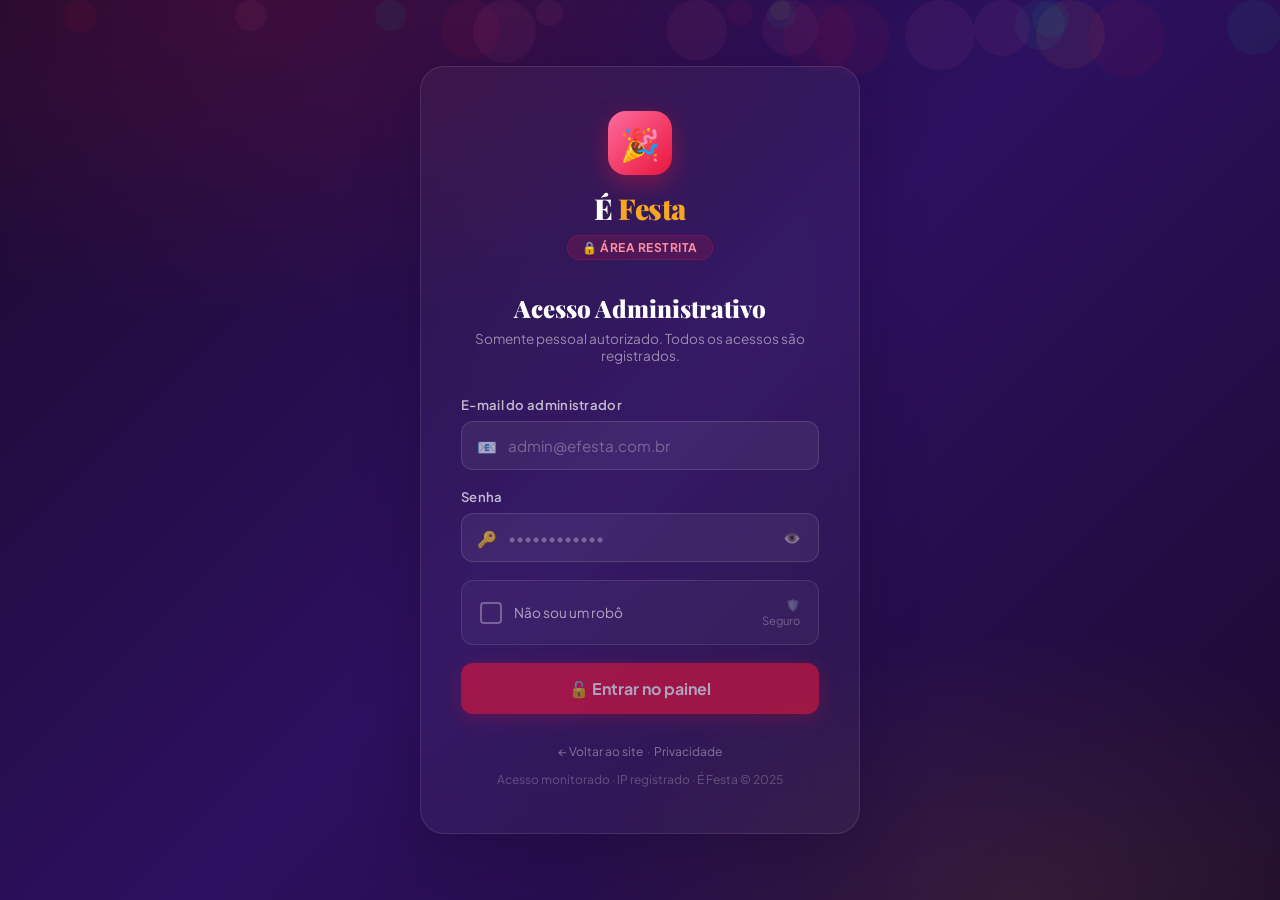
<file: admin/index.html>
<!DOCTYPE html>
<html lang="pt-BR">
<head>
  <meta charset="UTF-8">
  <meta name="robots" content="noindex, nofollow">
  <script src="session-guard.js"></script>
  <meta name="viewport" content="width=device-width, initial-scale=1.0">
  <title>Painel Administrativo — É Festa</title>
  <link rel="stylesheet" href="../css/style.css">
  <style>
    body { background: var(--cinza-claro); }
    .admin-topbar {
      height: 64px;
      background: white;
      border-bottom: 1px solid var(--cinza-medio);
      display: flex;
      align-items: center;
      justify-content: space-between;
      padding: 0 32px;
      position: fixed;
      top: 0;
      left: 260px;
      right: 0;
      z-index: 50;
      box-shadow: 0 2px 8px rgba(0,0,0,0.05);
    }
    .admin-sidebar { padding-top: 0; }
    .admin-logo-sidebar {
      padding: 20px 24px 30px;
      border-bottom: 1px solid rgba(255,255,255,0.08);
      margin-bottom: 12px;
    }
    .nav-group-title {
      font-size: 0.7rem;
      text-transform: uppercase;
      letter-spacing: 1px;
      color: rgba(255,255,255,0.3);
      padding: 16px 24px 6px;
    }
    .badge-nav {
      margin-left: auto;
      background: var(--cor-primaria);
      color: white;
      font-size: 0.68rem;
      font-weight: 700;
      padding: 2px 7px;
      border-radius: 100px;
    }
    .admin-main { padding-top: 96px; }
    .page-titulo {
      font-family: var(--fonte-display);
      font-size: 1.8rem;
      font-weight: 900;
      color: var(--cor-terciaria);
      margin-bottom: 4px;
    }
    .tabela-admin {
      width: 100%;
      border-collapse: collapse;
      font-size: 0.88rem;
    }
    .tabela-admin th {
      background: var(--cinza-claro);
      padding: 12px 16px;
      text-align: left;
      font-size: 0.78rem;
      font-weight: 700;
      text-transform: uppercase;
      letter-spacing: 0.5px;
      color: var(--cinza-texto);
    }
    .tabela-admin td {
      padding: 14px 16px;
      border-bottom: 1px solid var(--cinza-medio);
      color: var(--preto-suave);
    }
    .tabela-admin tr:hover td { background: var(--cinza-claro); }
    .status-ativo { background: rgba(0,200,150,0.1); color: var(--cor-verde); padding: 4px 10px; border-radius: 100px; font-size: 0.75rem; font-weight: 700; }
    .status-pendente { background: rgba(245,166,35,0.1); color: var(--cor-secundaria); padding: 4px 10px; border-radius: 100px; font-size: 0.75rem; font-weight: 700; }
    .status-bloqueado { background: rgba(232,22,60,0.1); color: var(--cor-primaria); padding: 4px 10px; border-radius: 100px; font-size: 0.75rem; font-weight: 700; }
    .acao-btn { padding: 6px 12px; border-radius: var(--raio-sm); font-size: 0.78rem; font-weight: 600; cursor: pointer; transition: var(--transicao); border: none; margin: 0 2px; }
    .acao-ver { background: var(--cinza-claro); color: var(--cor-terciaria); }
    .acao-bloquear { background: rgba(232,22,60,0.1); color: var(--cor-primaria); }
    .acao-aprovar { background: rgba(0,200,150,0.1); color: var(--cor-verde); }
    .grafico-barra {
      display: flex;
      flex-direction: column;
      gap: 10px;
    }
    .gb-item { display: flex; align-items: center; gap: 12px; }
    .gb-label { font-size: 0.82rem; color: var(--cinza-texto); width: 120px; flex-shrink: 0; }
    .gb-barra-wrap { flex: 1; height: 8px; background: var(--cinza-medio); border-radius: 4px; overflow: hidden; }
    .gb-barra { height: 100%; border-radius: 4px; background: var(--grad-rosa); }
    .gb-val { font-size: 0.82rem; font-weight: 600; color: var(--cor-terciaria); width: 50px; text-align: right; }
    .admin-card-acao {
      display: flex;
      align-items: center;
      gap: 16px;
      padding: 16px;
      background: var(--cinza-claro);
      border-radius: var(--raio-sm);
      margin-bottom: 12px;
      cursor: pointer;
      transition: var(--transicao);
    }
    .admin-card-acao:hover { background: rgba(232,22,60,0.05); }
    .admin-card-acao .emoji { font-size: 1.6rem; }
    .tabs-admin { display: flex; gap: 4px; margin-bottom: 24px; border-bottom: 2px solid var(--cinza-medio); }
    .tab-admin {
      padding: 10px 20px;
      font-size: 0.88rem;
      font-weight: 600;
      color: var(--cinza-texto);
      cursor: pointer;
      border-bottom: 2px solid transparent;
      margin-bottom: -2px;
      transition: var(--transicao);
      background: none;
      border-left: none;
      border-right: none;
      border-top: none;
    }
    .tab-admin.ativo { color: var(--cor-primaria); border-bottom-color: var(--cor-primaria); }
  </style>
</head>
<body>

<!-- SIDEBAR -->
<aside class="admin-sidebar">
  <div class="admin-logo-sidebar">
    <a href="../index.html" class="logo">
      <div class="logo-icon">🎉</div>
      <span class="logo-texto">É <span>Festa</span></span>
    </a>
    <div style="font-size:0.72rem;color:rgba(255,255,255,0.4);margin-top:4px;">Painel Administrativo</div>
  </div>

  <div class="nav-group-title">Visão Geral</div>
  <div class="admin-nav-item ativo" onclick="mostrarSecao('dashboard')">📊 Dashboard</div>
  <div class="admin-nav-item" onclick="mostrarSecao('metricas')">📈 Métricas & Relatórios</div>

  <div class="nav-group-title">Usuários</div>
  <div class="admin-nav-item" onclick="mostrarSecao('usuarios')">👤 Usuários <span class="badge-nav">28.432</span></div>
  <div class="admin-nav-item" onclick="mostrarSecao('profissionais')">🏢 Profissionais <span class="badge-nav">5.210</span></div>
  <div class="admin-nav-item" onclick="mostrarSecao('pendentes')">⏳ Aprovações Pendentes <span class="badge-nav" style="background:var(--cor-secundaria);color:var(--preto-suave);">12</span></div>

  <div class="nav-group-title">Conteúdo</div>
  <div class="admin-nav-item" onclick="mostrarSecao('anuncios')">📣 Anúncios em Destaque</div>
  <div class="admin-nav-item" onclick="mostrarSecao('avaliacoes')">⭐ Avaliações</div>
  <div class="admin-nav-item" onclick="mostrarSecao('denuncias')">🚩 Denúncias <span class="badge-nav">3</span></div>

  <div class="nav-group-title">Financeiro</div>
  <div class="admin-nav-item" onclick="mostrarSecao('pagamentos')">💳 Pagamentos</div>
  <div class="admin-nav-item" onclick="mostrarSecao('assinaturas')">🔄 Assinaturas Ativas</div>
  <div class="admin-nav-item" onclick="mostrarSecao('financeiro')">💰 Extrato Financeiro</div>

  <div class="nav-group-title">Configurações</div>
  <div class="admin-nav-item" onclick="mostrarSecao('categorias-adm')">🏷️ Categorias</div>
  <div class="admin-nav-item" onclick="mostrarSecao('configuracoes')">⚙️ Configurações</div>
  <div class="admin-nav-item" onclick="mostrarSecao('cms')">📄 Páginas & Conteúdo</div>

  <div style="padding: 20px 24px; margin-top: auto; border-top: 1px solid rgba(255,255,255,0.08);">
    <div style="display:flex;align-items:center;gap:10px;">
      <div style="width:36px;height:36px;background:var(--grad-rosa);border-radius:8px;display:flex;align-items:center;justify-content:center;font-size:1rem;">👑</div>
      <div>
        <div style="font-size:0.85rem;font-weight:600;color:white;">Admin Master</div>
        <div style="font-size:0.72rem;color:rgba(255,255,255,0.4);">admin@efesta.com.br</div>
      </div>
    </div>
    <a href="../index.html" style="...">← Voltar ao site</a>
<button onclick="adminLogout()" style="
  background: rgba(232,22,60,0.15);
  color: #ff8fa3;
  border: 1px solid rgba(232,22,60,0.3);
  border-radius: 8px;
  padding: 8px 16px;
  cursor: pointer;
  font-size: 0.82rem;
  font-family: inherit;
  margin-top: 8px;
  width: 100%;
">🚪 Sair do painel</button>
```
  </div>
</aside>

<!-- TOPBAR -->
<div class="admin-topbar">
  <div>
    <div class="page-titulo" id="topbar-titulo">Dashboard</div>
    <div style="font-size:0.8rem;color:var(--cinza-texto);" id="topbar-sub">Bem-vindo(a), Admin. Aqui está o resumo do dia.</div>
  </div>
  <div style="display:flex;align-items:center;gap:12px;">
    <button style="background:var(--cinza-claro);border:none;border-radius:100px;padding:8px 16px;font-size:0.85rem;cursor:pointer;font-family:var(--fonte-corpo);color:var(--cor-terciaria);">🔔 3 alertas</button>
    <a href="../index.html" class="btn btn-primario btn-sm">🔗 Ver Site</a>
  </div>
</div>

<!-- MAIN -->
<main class="admin-main">

  <!-- ===== DASHBOARD ===== -->
  <div id="secao-dashboard">
    <div class="stats-grid-admin">
      <div class="stat-admin-card" style="border-color:var(--cor-primaria);">
        <div class="stat-admin-val">28.432</div>
        <div class="stat-admin-label">Total de Usuários</div>
        <div style="font-size:0.78rem;color:var(--cor-verde);margin-top:4px;">↑ +127 esta semana</div>
      </div>
      <div class="stat-admin-card" style="border-color:var(--cor-secundaria);">
        <div class="stat-admin-val">5.210</div>
        <div class="stat-admin-label">Profissionais Ativos</div>
        <div style="font-size:0.78rem;color:var(--cor-verde);margin-top:4px;">↑ +43 esta semana</div>
      </div>
      <div class="stat-admin-card" style="border-color:var(--cor-verde);">
        <div class="stat-admin-val">R$48.7K</div>
        <div class="stat-admin-label">Receita do Mês</div>
        <div style="font-size:0.78rem;color:var(--cor-verde);margin-top:4px;">↑ +18% vs mês anterior</div>
      </div>
      <div class="stat-admin-card" style="border-color:var(--cor-acento);">
        <div class="stat-admin-val">3.841</div>
        <div class="stat-admin-label">Assinaturas Ativas</div>
        <div style="font-size:0.78rem;color:var(--cor-verde);margin-top:4px;">↑ +89 esta semana</div>
      </div>
      <div class="stat-admin-card" style="border-color:#B931FC;">
        <div class="stat-admin-val">12.308</div>
        <div class="stat-admin-label">Buscas Hoje</div>
        <div style="font-size:0.78rem;color:var(--cinza-texto);margin-top:4px;">↕ Comparado a ontem</div>
      </div>
      <div class="stat-admin-card" style="border-color:#00C896;">
        <div class="stat-admin-val">94.2%</div>
        <div class="stat-admin-label">Taxa de Satisfação</div>
        <div style="font-size:0.78rem;color:var(--cor-verde);margin-top:4px;">↑ Baseado em avaliações</div>
      </div>
    </div>

    <div style="display:grid;grid-template-columns:2fr 1fr;gap:24px;">
      <!-- Atividade recente -->
      <div class="stat-admin-card" style="border-left-color:var(--cor-primaria);">
        <div style="font-weight:700;color:var(--cor-terciaria);margin-bottom:20px;font-size:1rem;">📋 Atividade Recente</div>
        <div style="display:flex;flex-direction:column;gap:14px;">
          <div style="display:flex;align-items:center;gap:12px;padding:10px;background:var(--cinza-claro);border-radius:var(--raio-sm);">
            <span style="font-size:1.4rem;">🏢</span>
            <div>
              <div style="font-size:0.88rem;font-weight:600;">Novo cadastro: Studio Festas RJ</div>
              <div style="font-size:0.75rem;color:var(--cinza-texto);">Aguardando aprovação · Há 5 min</div>
            </div>
            <button class="acao-btn acao-aprovar" style="margin-left:auto;" onclick="mostrarToast('✅ Perfil aprovado!','sucesso')">Aprovar</button>
          </div>
          <div style="display:flex;align-items:center;gap:12px;padding:10px;background:var(--cinza-claro);border-radius:var(--raio-sm);">
            <span style="font-size:1.4rem;">💳</span>
            <div>
              <div style="font-size:0.88rem;font-weight:600;">Pagamento recebido: R$ 149,00</div>
              <div style="font-size:0.75rem;color:var(--cinza-texto);">Plano Premium · DJ Marcos Vibe · Há 12 min</div>
            </div>
            <span class="status-ativo" style="margin-left:auto;">Pago</span>
          </div>
          <div style="display:flex;align-items:center;gap:12px;padding:10px;background:var(--cinza-claro);border-radius:var(--raio-sm);">
            <span style="font-size:1.4rem;">🚩</span>
            <div>
              <div style="font-size:0.88rem;font-weight:600;">Nova denúncia: Buffet São João</div>
              <div style="font-size:0.75rem;color:var(--cinza-texto);">Perfil suspeito · Há 28 min</div>
            </div>
            <button class="acao-btn acao-ver" style="margin-left:auto;">Revisar</button>
          </div>
          <div style="display:flex;align-items:center;gap:12px;padding:10px;background:var(--cinza-claro);border-radius:var(--raio-sm);">
            <span style="font-size:1.4rem;">⭐</span>
            <div>
              <div style="font-size:0.88rem;font-weight:600;">Nova avaliação 5★: Buffet Sabor & Arte</div>
              <div style="font-size:0.75rem;color:var(--cinza-texto);">Por Ana Paula Souza · Há 1h</div>
            </div>
          </div>
        </div>
      </div>

      <!-- Categorias populares -->
      <div class="stat-admin-card" style="border-left-color:var(--cor-secundaria);">
        <div style="font-weight:700;color:var(--cor-terciaria);margin-bottom:20px;font-size:1rem;">🏆 Categorias Populares</div>
        <div class="grafico-barra">
          <div class="gb-item"><span class="gb-label">Buffet</span><div class="gb-barra-wrap"><div class="gb-barra" style="width:88%"></div></div><span class="gb-val">2.1K</span></div>
          <div class="gb-item"><span class="gb-label">Decoração</span><div class="gb-barra-wrap"><div class="gb-barra" style="width:74%"></div></div><span class="gb-val">1.8K</span></div>
          <div class="gb-item"><span class="gb-label">Foto & Vídeo</span><div class="gb-barra-wrap"><div class="gb-barra" style="width:62%"></div></div><span class="gb-val">1.5K</span></div>
          <div class="gb-item"><span class="gb-label">Casamentos</span><div class="gb-barra-wrap"><div class="gb-barra" style="width:55%"></div></div><span class="gb-val">1.3K</span></div>
          <div class="gb-item"><span class="gb-label">Salões</span><div class="gb-barra-wrap"><div class="gb-barra" style="width:48%"></div></div><span class="gb-val">1.1K</span></div>
          <div class="gb-item"><span class="gb-label">DJ & Música</span><div class="gb-barra-wrap"><div class="gb-barra" style="width:40%"></div></div><span class="gb-val">960</span></div>
          <div class="gb-item"><span class="gb-label">Doces & Bolos</span><div class="gb-barra-wrap"><div class="gb-barra" style="width:32%"></div></div><span class="gb-val">780</span></div>
        </div>
      </div>
    </div>
  </div>

  <!-- ===== USUÁRIOS ===== -->
  <div id="secao-usuarios" style="display:none;">
    <div style="display:flex;justify-content:space-between;align-items:center;margin-bottom:24px;">
      <div>
        <h2 class="page-titulo" style="font-size:1.4rem;">👤 Usuários</h2>
      </div>
      <div style="display:flex;gap:12px;">
        <input type="text" placeholder="Buscar usuário..." style="padding:10px 16px;border:2px solid var(--cinza-medio);border-radius:100px;font-family:var(--fonte-corpo);font-size:0.88rem;outline:none;">
        <button onclick="mostrarToast('📤 Exportando lista...','sucesso')" class="btn btn-secundario btn-sm">📤 Exportar</button>
      </div>
    </div>
    <div class="stat-admin-card" style="padding:0;overflow:hidden;">
      <table class="tabela-admin">
        <thead>
          <tr>
            <th>#</th>
            <th>Nome</th>
            <th>E-mail</th>
            <th>Telefone</th>
            <th>Cadastro</th>
            <th>Status</th>
            <th>Ações</th>
          </tr>
        </thead>
        <tbody>
          <tr>
            <td>1</td>
            <td><strong>Ana Paula Souza</strong></td>
            <td>ana@email.com</td>
            <td>(11) 99999-0001</td>
            <td>10/01/2025</td>
            <td><span class="status-ativo">Ativo</span></td>
            <td>
              <button class="acao-btn acao-ver">Ver</button>
              <button class="acao-btn acao-bloquear" onclick="mostrarToast('⚠️ Usuário bloqueado','')">Bloquear</button>
            </td>
          </tr>
          <tr>
            <td>2</td>
            <td><strong>Carlos Mendes</strong></td>
            <td>carlos@email.com</td>
            <td>(21) 98888-0002</td>
            <td>12/01/2025</td>
            <td><span class="status-ativo">Ativo</span></td>
            <td>
              <button class="acao-btn acao-ver">Ver</button>
              <button class="acao-btn acao-bloquear" onclick="mostrarToast('⚠️ Usuário bloqueado','')">Bloquear</button>
            </td>
          </tr>
          <tr>
            <td>3</td>
            <td><strong>Beatriz Costa</strong></td>
            <td>bea@email.com</td>
            <td>(31) 97777-0003</td>
            <td>15/01/2025</td>
            <td><span class="status-pendente">Pendente</span></td>
            <td>
              <button class="acao-btn acao-ver">Ver</button>
              <button class="acao-btn acao-aprovar" onclick="mostrarToast('✅ Usuário aprovado!','sucesso')">Aprovar</button>
            </td>
          </tr>
          <tr>
            <td>4</td>
            <td><strong>João Silva</strong></td>
            <td>joao@email.com</td>
            <td>(41) 96666-0004</td>
            <td>18/01/2025</td>
            <td><span class="status-bloqueado">Bloqueado</span></td>
            <td>
              <button class="acao-btn acao-ver">Ver</button>
              <button class="acao-btn acao-aprovar" onclick="mostrarToast('✅ Usuário desbloqueado!','sucesso')">Desbloquear</button>
            </td>
          </tr>
        </tbody>
      </table>
    </div>
  </div>

  <!-- ===== FINANCEIRO ===== -->
  <div id="secao-financeiro" style="display:none;">
    <h2 class="page-titulo" style="font-size:1.4rem;margin-bottom:24px;">💰 Extrato Financeiro</h2>
    <div class="stats-grid-admin" style="grid-template-columns:repeat(3,1fr);">
      <div class="stat-admin-card" style="border-color:var(--cor-verde);">
        <div class="stat-admin-val" style="color:var(--cor-verde);">R$48.720</div>
        <div class="stat-admin-label">Receita Total (Mês)</div>
      </div>
      <div class="stat-admin-card" style="border-color:var(--cor-secundaria);">
        <div class="stat-admin-val">3.841</div>
        <div class="stat-admin-label">Assinaturas Ativas</div>
      </div>
      <div class="stat-admin-card" style="border-color:var(--cor-acento);">
        <div class="stat-admin-val">R$12.300</div>
        <div class="stat-admin-label">Anúncios Destaque</div>
      </div>
    </div>
    <div class="stat-admin-card" style="padding:0;overflow:hidden;margin-top:0;">
      <div style="padding:20px 24px;border-bottom:1px solid var(--cinza-medio);font-weight:700;color:var(--cor-terciaria);">Últimas transações</div>
      <table class="tabela-admin">
        <thead>
          <tr>
            <th>Data</th>
            <th>Profissional</th>
            <th>Tipo</th>
            <th>Valor</th>
            <th>Status</th>
            <th>Método</th>
          </tr>
        </thead>
        <tbody>
          <tr><td>26/03/2025</td><td>DJ Marcos Vibe</td><td>Plano Premium</td><td><strong>R$ 149,00</strong></td><td><span class="status-ativo">Pago</span></td><td>Mercado Pago</td></tr>
          <tr><td>25/03/2025</td><td>Studio Flor & Vida</td><td>Anúncio Destaque</td><td><strong>R$ 89,00</strong></td><td><span class="status-ativo">Pago</span></td><td>Cartão</td></tr>
          <tr><td>25/03/2025</td><td>Lente Mágica</td><td>Plano Profissional</td><td><strong>R$ 89,00</strong></td><td><span class="status-ativo">Pago</span></td><td>Pix</td></tr>
          <tr><td>24/03/2025</td><td>Buffet Sabor & Arte</td><td>Anúncio Destaque</td><td><strong>R$ 249,00</strong></td><td><span class="status-ativo">Pago</span></td><td>Mercado Pago</td></tr>
          <tr><td>24/03/2025</td><td>Doce Vida Confeitaria</td><td>Plano Premium</td><td><strong>R$ 149,00</strong></td><td><span class="status-pendente">Pendente</span></td><td>Boleto</td></tr>
        </tbody>
      </table>
    </div>
  </div>

</main>

<div class="toast" id="toast"></div>

<script src="../js/main.js"></script>
<script>
function mostrarSecao(id) {
  document.querySelectorAll('[id^="secao-"]').forEach(s => s.style.display = 'none');
  const el = document.getElementById('secao-' + id);
  if (el) el.style.display = 'block';
  document.querySelectorAll('.admin-nav-item').forEach(n => n.classList.remove('ativo'));
  event.target.classList.add('ativo');
  const titulos = {
    dashboard:'Dashboard',usuarios:'Usuários',profissionais:'Profissionais',
    pagamentos:'Pagamentos',financeiro:'Extrato Financeiro',pendentes:'Aprovações Pendentes',
    anuncios:'Anúncios em Destaque',avaliacoes:'Avaliações',denuncias:'Denúncias',
    configuracoes:'Configurações',metricas:'Métricas & Relatórios',
    categorias_adm:'Categorias',cms:'Páginas & Conteúdo',assinaturas:'Assinaturas'
  };
  document.getElementById('topbar-titulo').textContent = titulos[id] || 'Painel';
  document.getElementById('topbar-sub').textContent = 'Gerenciamento › ' + (titulos[id] || id);
}
</script>
</body>
</html>
</file>
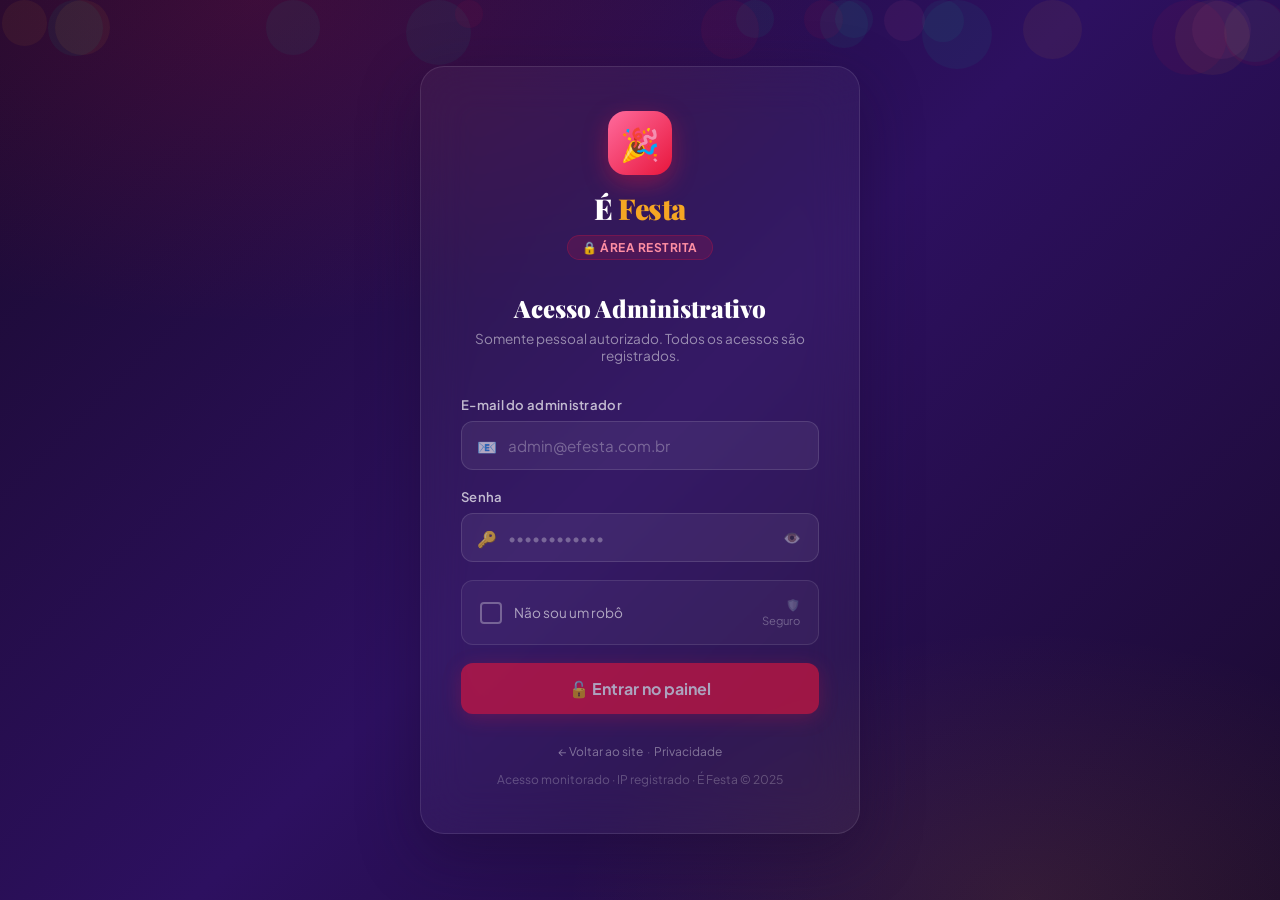
<file: admin/login.html>
<!DOCTYPE html>
<html lang="pt-BR">
<head>
  <meta charset="UTF-8">
  <meta name="viewport" content="width=device-width, initial-scale=1.0">
  <meta name="robots" content="noindex, nofollow">
  <meta http-equiv="X-Content-Type-Options" content="nosniff">
  <meta http-equiv="X-Frame-Options" content="DENY">
  <meta http-equiv="Cache-Control" content="no-store, no-cache, must-revalidate">
  <meta http-equiv="Pragma" content="no-cache">
  <title>Acesso Restrito — É Festa</title>
  <link rel="icon" href="../assets/icons/favicon.svg" type="image/svg+xml">
  <link rel="preconnect" href="https://fonts.googleapis.com">
  <link href="https://fonts.googleapis.com/css2?family=Playfair+Display:wght@700;900&family=Plus+Jakarta+Sans:wght@400;500;600;700&display=swap" rel="stylesheet">

  <style>
    /* ── VARIÁVEIS ── */
    :root {
      --vermelho:   #E8163C;
      --dourado:    #F5A623;
      --roxo-esc:   #1A0A2E;
      --roxo-med:   #2D1060;
      --verde:      #00C896;
      --cinza-cl:   #F7F5FF;
      --cinza-med:  #E8E4F0;
      --cinza-txt:  #6B6480;
      --branco:     #FFFFFF;
      --preto:      #0E0820;
      --fonte-d:    'Playfair Display', serif;
      --fonte-b:    'Plus Jakarta Sans', sans-serif;
      --sombra:     0 20px 60px rgba(26,10,46,.4);
      --t:          all .3s cubic-bezier(.4,0,.2,1);
    }

    *, *::before, *::after { box-sizing: border-box; margin: 0; padding: 0; }

    body {
      font-family: var(--fonte-b);
      background: var(--roxo-esc);
      min-height: 100vh;
      display: flex;
      align-items: center;
      justify-content: center;
      padding: 20px;
      position: relative;
      overflow: hidden;
    }

    /* ── FUNDO ANIMADO ── */
    .bg-particles {
      position: fixed;
      inset: 0;
      pointer-events: none;
      overflow: hidden;
      z-index: 0;
    }

    .particle {
      position: absolute;
      border-radius: 50%;
      opacity: .06;
      animation: flutuar linear infinite;
    }

    @keyframes flutuar {
      0%   { transform: translateY(100vh) rotate(0deg); opacity: 0; }
      10%  { opacity: .06; }
      90%  { opacity: .06; }
      100% { transform: translateY(-100px) rotate(360deg); opacity: 0; }
    }

    .bg-gradient {
      position: fixed;
      inset: 0;
      background:
        radial-gradient(ellipse 80% 60% at 20% 0%, rgba(232,22,60,.15) 0%, transparent 60%),
        radial-gradient(ellipse 60% 50% at 80% 100%, rgba(245,166,35,.1) 0%, transparent 60%),
        linear-gradient(135deg, #1A0A2E 0%, #2D1060 50%, #1A0A2E 100%);
      z-index: 0;
    }

    /* ── CARD DE LOGIN ── */
    .login-wrap {
      position: relative;
      z-index: 10;
      width: 100%;
      max-width: 440px;
      animation: entrar .5s cubic-bezier(.4,0,.2,1) both;
    }

    @keyframes entrar {
      from { opacity: 0; transform: translateY(24px) scale(.97); }
      to   { opacity: 1; transform: translateY(0) scale(1); }
    }

    .login-card {
      background: rgba(255,255,255,.04);
      backdrop-filter: blur(24px);
      -webkit-backdrop-filter: blur(24px);
      border: 1px solid rgba(255,255,255,.1);
      border-radius: 24px;
      padding: 44px 40px;
      box-shadow: var(--sombra);
    }

    /* ── LOGO ── */
    .login-logo {
      text-align: center;
      margin-bottom: 32px;
    }

    .logo-icone {
      width: 64px;
      height: 64px;
      background: linear-gradient(135deg, #FF6B9D, #E8163C);
      border-radius: 18px;
      display: inline-flex;
      align-items: center;
      justify-content: center;
      font-size: 2rem;
      margin-bottom: 14px;
      box-shadow: 0 8px 24px rgba(232,22,60,.4);
    }

    .logo-nome {
      font-family: var(--fonte-d);
      font-size: 1.8rem;
      font-weight: 900;
      color: var(--branco);
      letter-spacing: -.5px;
    }

    .logo-nome span { color: var(--dourado); }

    .login-badge {
      display: inline-flex;
      align-items: center;
      gap: 6px;
      background: rgba(232,22,60,.15);
      color: #ff8fa3;
      border: 1px solid rgba(232,22,60,.25);
      border-radius: 100px;
      padding: 4px 14px;
      font-size: .75rem;
      font-weight: 700;
      letter-spacing: .5px;
      text-transform: uppercase;
      margin-top: 8px;
    }

    /* ── TÍTULO ── */
    .login-titulo {
      font-family: var(--fonte-d);
      font-size: 1.5rem;
      font-weight: 900;
      color: var(--branco);
      text-align: center;
      margin-bottom: 6px;
    }

    .login-sub {
      text-align: center;
      color: rgba(255,255,255,.5);
      font-size: .85rem;
      margin-bottom: 32px;
    }

    /* ── FORMULÁRIO ── */
    .form-grupo {
      margin-bottom: 18px;
      position: relative;
    }

    .form-grupo label {
      display: block;
      font-size: .82rem;
      font-weight: 600;
      color: rgba(255,255,255,.7);
      margin-bottom: 8px;
      letter-spacing: .3px;
    }

    .input-wrap {
      position: relative;
    }

    .input-icone {
      position: absolute;
      left: 16px;
      top: 50%;
      transform: translateY(-50%);
      font-size: 1rem;
      pointer-events: none;
      opacity: .6;
    }

    .form-grupo input {
      width: 100%;
      padding: 14px 48px 14px 46px;
      background: rgba(255,255,255,.06);
      border: 1.5px solid rgba(255,255,255,.12);
      border-radius: 12px;
      font-size: .95rem;
      font-family: var(--fonte-b);
      color: var(--branco);
      transition: var(--t);
      outline: none;
    }

    .form-grupo input::placeholder { color: rgba(255,255,255,.3); }

    .form-grupo input:focus {
      border-color: var(--vermelho);
      background: rgba(232,22,60,.08);
      box-shadow: 0 0 0 3px rgba(232,22,60,.15);
    }

    .form-grupo input.erro {
      border-color: #ff4d6d;
      background: rgba(255,77,109,.08);
    }

    .form-grupo input.sucesso {
      border-color: var(--verde);
    }

    /* Botão mostrar/ocultar senha */
    .toggle-senha {
      position: absolute;
      right: 14px;
      top: 50%;
      transform: translateY(-50%);
      background: none;
      border: none;
      color: rgba(255,255,255,.4);
      cursor: pointer;
      font-size: .9rem;
      padding: 4px;
      transition: var(--t);
      line-height: 1;
    }

    .toggle-senha:hover { color: rgba(255,255,255,.8); }

    /* Mensagem de erro no campo */
    .campo-erro {
      font-size: .75rem;
      color: #ff8fa3;
      margin-top: 6px;
      display: none;
      align-items: center;
      gap: 4px;
    }

    .campo-erro.visivel { display: flex; }

    /* ── CAPTCHA VISUAL ── */
    .captcha-box {
      background: rgba(255,255,255,.04);
      border: 1.5px solid rgba(255,255,255,.1);
      border-radius: 12px;
      padding: 16px 18px;
      display: flex;
      align-items: center;
      justify-content: space-between;
      gap: 12px;
      margin-bottom: 18px;
      cursor: pointer;
      transition: var(--t);
    }

    .captcha-box:hover { border-color: rgba(255,255,255,.2); }
    .captcha-box.verificado { border-color: var(--verde); }

    .captcha-check {
      width: 22px;
      height: 22px;
      border: 2px solid rgba(255,255,255,.3);
      border-radius: 4px;
      display: flex;
      align-items: center;
      justify-content: center;
      transition: var(--t);
      flex-shrink: 0;
    }

    .captcha-box.verificado .captcha-check {
      background: var(--verde);
      border-color: var(--verde);
    }

    .captcha-check::after {
      content: '';
      width: 6px;
      height: 10px;
      border: 2px solid transparent;
      border-top: none;
      border-left: none;
      transform: rotate(45deg) translateY(-1px);
      display: none;
    }

    .captcha-box.verificado .captcha-check::after {
      display: block;
      border-color: white;
    }

    .captcha-label {
      font-size: .85rem;
      color: rgba(255,255,255,.6);
      flex: 1;
    }

    .captcha-logo {
      font-size: .7rem;
      color: rgba(255,255,255,.3);
      text-align: right;
      line-height: 1.4;
    }

    /* ── BOTÃO ENTRAR ── */
    .btn-entrar {
      width: 100%;
      padding: 15px;
      background: var(--vermelho);
      color: var(--branco);
      border: none;
      border-radius: 12px;
      font-size: 1rem;
      font-weight: 700;
      font-family: var(--fonte-b);
      cursor: pointer;
      transition: var(--t);
      display: flex;
      align-items: center;
      justify-content: center;
      gap: 8px;
      box-shadow: 0 4px 20px rgba(232,22,60,.4);
      position: relative;
      overflow: hidden;
    }

    .btn-entrar::before {
      content: '';
      position: absolute;
      inset: 0;
      background: rgba(255,255,255,0);
      transition: var(--t);
    }

    .btn-entrar:hover:not(:disabled) {
      background: #c4102e;
      transform: translateY(-2px);
      box-shadow: 0 8px 30px rgba(232,22,60,.5);
    }

    .btn-entrar:active:not(:disabled) {
      transform: translateY(0);
    }

    .btn-entrar:disabled {
      opacity: .6;
      cursor: not-allowed;
      transform: none;
    }

    /* Loading spinner no botão */
    .spinner {
      display: none;
      width: 18px;
      height: 18px;
      border: 2px solid rgba(255,255,255,.3);
      border-top-color: white;
      border-radius: 50%;
      animation: girar .7s linear infinite;
    }

    @keyframes girar { to { transform: rotate(360deg); } }

    .btn-entrar.carregando .spinner { display: block; }
    .btn-entrar.carregando .btn-texto { display: none; }

    /* ── ALERTA DE ERRO ── */
    .alerta {
      border-radius: 12px;
      padding: 14px 18px;
      font-size: .85rem;
      font-weight: 600;
      display: none;
      align-items: center;
      gap: 10px;
      margin-bottom: 18px;
      animation: aparecer .3s ease;
    }

    @keyframes aparecer {
      from { opacity: 0; transform: translateY(-8px); }
      to   { opacity: 1; transform: translateY(0); }
    }

    .alerta.visivel { display: flex; }

    .alerta.erro {
      background: rgba(232,22,60,.15);
      border: 1px solid rgba(232,22,60,.3);
      color: #ff8fa3;
    }

    .alerta.aviso {
      background: rgba(245,166,35,.12);
      border: 1px solid rgba(245,166,35,.25);
      color: #ffc947;
    }

    .alerta.bloqueio {
      background: rgba(232,22,60,.2);
      border: 1px solid rgba(232,22,60,.4);
      color: #ff6b6b;
    }

    /* ── CONTADOR DE TENTATIVAS ── */
    .tentativas-aviso {
      text-align: center;
      font-size: .78rem;
      color: rgba(255,255,255,.3);
      margin-top: 14px;
    }

    .tentativas-aviso span { color: var(--dourado); font-weight: 600; }

    /* ── RODAPÉ ── */
    .login-footer {
      margin-top: 28px;
      text-align: center;
    }

    .login-footer p {
      font-size: .75rem;
      color: rgba(255,255,255,.25);
      line-height: 1.6;
    }

    .login-footer a {
      color: rgba(255,255,255,.4);
      text-decoration: none;
      transition: var(--t);
    }

    .login-footer a:hover { color: var(--dourado); }

    /* ── TELA DE BLOQUEIO ── */
    #tela-bloqueio {
      display: none;
      text-align: center;
      padding: 20px 0;
    }

    .bloqueio-icone {
      font-size: 3.5rem;
      margin-bottom: 16px;
    }

    .bloqueio-titulo {
      font-family: var(--fonte-d);
      font-size: 1.5rem;
      font-weight: 900;
      color: var(--vermelho);
      margin-bottom: 10px;
    }

    .bloqueio-sub {
      font-size: .88rem;
      color: rgba(255,255,255,.5);
      line-height: 1.7;
      margin-bottom: 24px;
    }

    .contador-bloqueio {
      font-family: var(--fonte-d);
      font-size: 2.8rem;
      font-weight: 900;
      color: var(--dourado);
      margin-bottom: 8px;
    }

    .contador-label {
      font-size: .78rem;
      color: rgba(255,255,255,.35);
      text-transform: uppercase;
      letter-spacing: .5px;
    }

    /* ── LOG DE ACESSO (visível após login) ── */
    #tela-sucesso {
      display: none;
      text-align: center;
    }

    .sucesso-icone {
      font-size: 3rem;
      margin-bottom: 14px;
      animation: pulsar .6s ease;
    }

    @keyframes pulsar {
      0%   { transform: scale(0); }
      70%  { transform: scale(1.2); }
      100% { transform: scale(1); }
    }

    .sucesso-titulo {
      font-family: var(--fonte-d);
      font-size: 1.4rem;
      font-weight: 900;
      color: var(--verde);
      margin-bottom: 8px;
    }

    .sucesso-sub {
      font-size: .85rem;
      color: rgba(255,255,255,.5);
      margin-bottom: 20px;
    }

    .progresso-barra {
      width: 100%;
      height: 4px;
      background: rgba(255,255,255,.1);
      border-radius: 2px;
      overflow: hidden;
    }

    .progresso-fill {
      height: 100%;
      background: var(--verde);
      border-radius: 2px;
      animation: progresso 2s linear forwards;
    }

    @keyframes progresso {
      from { width: 0%; }
      to   { width: 100%; }
    }

    /* ── RESPONSIVO ── */
    @media(max-width: 480px) {
      .login-card { padding: 32px 24px; }
      .login-titulo { font-size: 1.3rem; }
    }
  </style>
</head>
<body>

<!-- Fundo animado -->
<div class="bg-gradient"></div>
<div class="bg-particles" id="particles"></div>

<!-- Card de login -->
<div class="login-wrap">
  <div class="login-card">

    <!-- Logo -->
    <div class="login-logo">
      <div class="logo-icone">🎉</div>
      <div class="logo-nome">É <span>Festa</span></div>
      <div class="login-badge">🔒 Área Restrita</div>
    </div>

    <!-- TELA: Formulário de login -->
    <div id="tela-login">
      <h1 class="login-titulo">Acesso Administrativo</h1>
      <p class="login-sub">Somente pessoal autorizado. Todos os acessos são registrados.</p>

      <!-- Alerta de erro -->
      <div class="alerta erro" id="alerta-erro">
        <span>🚫</span>
        <span id="msg-erro">Credenciais inválidas.</span>
      </div>

      <!-- Formulário -->
      <form id="form-login" autocomplete="off" novalidate>

        <!-- Campo: e-mail -->
        <div class="form-grupo">
          <label for="campo-email">E-mail do administrador</label>
          <div class="input-wrap">
            <span class="input-icone">📧</span>
            <input
              type="email"
              id="campo-email"
              name="email"
              placeholder="admin@efesta.com.br"
              autocomplete="username"
              required
              maxlength="100"
            >
          </div>
          <div class="campo-erro" id="erro-email">
            <span>⚠️</span> E-mail inválido.
          </div>
        </div>

        <!-- Campo: senha -->
        <div class="form-grupo">
          <label for="campo-senha">Senha</label>
          <div class="input-wrap">
            <span class="input-icone">🔑</span>
            <input
              type="password"
              id="campo-senha"
              name="password"
              placeholder="••••••••••••"
              autocomplete="current-password"
              required
              maxlength="128"
            >
            <button type="button" class="toggle-senha" id="toggle-senha" aria-label="Mostrar senha">
              👁️
            </button>
          </div>
          <div class="campo-erro" id="erro-senha">
            <span>⚠️</span> Senha obrigatória.
          </div>
        </div>

        <!-- Captcha simulado -->
        <div class="captcha-box" id="captcha-box" role="checkbox" aria-checked="false" tabindex="0">
          <div class="captcha-check" id="captcha-check"></div>
          <span class="captcha-label">Não sou um robô</span>
          <div class="captcha-logo">🛡️<br>Seguro</div>
        </div>

        <!-- Botão entrar -->
        <button type="submit" class="btn-entrar" id="btn-entrar" disabled>
          <span class="spinner"></span>
          <span class="btn-texto">🔓 Entrar no painel</span>
        </button>

      </form>

      <!-- Contador de tentativas -->
      <p class="tentativas-aviso" id="aviso-tentativas" style="display:none;">
        Tentativas restantes: <span id="num-tentativas">3</span>
      </p>

      <!-- Rodapé -->
      <div class="login-footer">
        <p>
          <a href="../index.html">← Voltar ao site</a>
          &nbsp;·&nbsp;
          <a href="../pages/privacidade.html">Privacidade</a>
        </p>
        <p style="margin-top:8px;">
          Acesso monitorado · IP registrado · É Festa © 2025
        </p>
      </div>
    </div>

    <!-- TELA: Conta bloqueada -->
    <div id="tela-bloqueio">
      <div class="bloqueio-icone">🚫</div>
      <div class="bloqueio-titulo">Acesso Bloqueado</div>
      <p class="bloqueio-sub">
        Muitas tentativas incorretas foram detectadas.<br>
        Por segurança, o acesso foi temporariamente bloqueado.
      </p>
      <div class="contador-bloqueio" id="contador-bloqueio">5:00</div>
      <div class="contador-label">Aguarde para tentar novamente</div>
      <div class="login-footer" style="margin-top:20px;">
        <p>Se não foi você, entre em contato: <a href="mailto:admin@efesta.com.br">admin@efesta.com.br</a></p>
      </div>
    </div>

    <!-- TELA: Acesso concedido -->
    <div id="tela-sucesso">
      <div class="sucesso-icone">✅</div>
      <div class="sucesso-titulo">Acesso Autorizado!</div>
      <p class="sucesso-sub">Redirecionando para o painel...</p>
      <div class="progresso-barra">
        <div class="progresso-fill"></div>
      </div>
    </div>

  </div><!-- fim login-card -->
</div><!-- fim login-wrap -->


<script>
// ============================================================
// É FESTA — Login Admin com Segurança
// ============================================================

// ── CONFIGURAÇÃO (ALTERE AQUI) ───────────────────────────────
// IMPORTANTE: Em produção, NUNCA faça validação só no frontend.
// Use sempre o backend Python (FastAPI) para autenticar.
// Esta configuração é apenas para demonstração / GitHub Pages.
const CONFIG = {
  // Credenciais de demonstração (TROQUE em produção)
  // Em produção: remova isso e use a API: POST /api/auth/login
  ADMIN_EMAIL: 'tonipassos72@gmail.com',
  ADMIN_SENHA: 'Luiza2026*29',           // Troque por uma senha forte

  MAX_TENTATIVAS:  5,           // Bloqueia após 5 erros
  BLOQUEIO_MINUTOS: 5,          // Minutos de bloqueio
  DESTINO_APOS_LOGIN: 'index.html', // Página do painel após login
  SESSION_KEY: 'ef_admin_session',
  BLOQUEIO_KEY: 'ef_admin_bloqueio',
  TOKEN_VALIDADE_HORAS: 8,      // Sessão expira em 8 horas
};
// ─────────────────────────────────────────────────────────────

// Elementos
const form          = document.getElementById('form-login');
const emailInput    = document.getElementById('campo-email');
const senhaInput    = document.getElementById('campo-senha');
const btnEntrar     = document.getElementById('btn-entrar');
const captchaBox    = document.getElementById('captcha-box');
const alertaErro    = document.getElementById('alerta-erro');
const msgErro       = document.getElementById('msg-erro');
const avisoTent     = document.getElementById('aviso-tentativas');
const numTent       = document.getElementById('num-tentativas');
const telaLogin     = document.getElementById('tela-login');
const telaBloqueio  = document.getElementById('tela-bloqueio');
const telaSucesso   = document.getElementById('tela-sucesso');

let captchaOk = false;
let tentativas = parseInt(sessionStorage.getItem('ef_tentativas') || '0');

// ── INICIALIZAÇÃO ────────────────────────────────────────────
document.addEventListener('DOMContentLoaded', () => {
  gerarParticulas();
  verificarSessaoAtiva();
  verificarBloqueio();
  initCaptcha();
  initToggleSenha();
  initValidacaoTempo();
  registrarAcesso();
  bloquearFerramentasDevBasico();
});

// ── VERIFICAR SESSÃO ATIVA ───────────────────────────────────
function verificarSessaoAtiva() {
  const sessao = sessionStorage.getItem(CONFIG.SESSION_KEY);
  if (!sessao) return;
  try {
    const dados = JSON.parse(atob(sessao));
    const agora = Date.now();
    const expirou = dados.expira && agora > dados.expira;
    if (!expirou && dados.tipo === 'admin') {
      // Já está logado → redirecionar direto
      window.location.replace(CONFIG.DESTINO_APOS_LOGIN);
    } else {
      sessionStorage.removeItem(CONFIG.SESSION_KEY);
    }
  } catch(e) {
    sessionStorage.removeItem(CONFIG.SESSION_KEY);
  }
}

// ── VERIFICAR BLOQUEIO ───────────────────────────────────────
function verificarBloqueio() {
  const bloqueio = localStorage.getItem(CONFIG.BLOQUEIO_KEY);
  if (!bloqueio) return;
  const ate = parseInt(bloqueio);
  const agora = Date.now();
  if (agora < ate) {
    mostrarTelaBloqueio(ate);
  } else {
    localStorage.removeItem(CONFIG.BLOQUEIO_KEY);
    sessionStorage.setItem('ef_tentativas', '0');
    tentativas = 0;
  }
}

// ── CAPTCHA SIMULADO ─────────────────────────────────────────
function initCaptcha() {
  const ativar = () => {
    // Simula verificação com delay aleatório
    captchaBox.style.opacity = '.6';
    captchaBox.style.cursor = 'wait';
    setTimeout(() => {
      captchaOk = true;
      captchaBox.classList.add('verificado');
      captchaBox.setAttribute('aria-checked', 'true');
      captchaBox.style.opacity = '1';
      captchaBox.style.cursor = 'default';
      atualizarBotao();
    }, Math.random() * 800 + 400);
  };

  captchaBox.addEventListener('click', () => { if (!captchaOk) ativar(); });
  captchaBox.addEventListener('keydown', e => {
    if ((e.key === 'Enter' || e.key === ' ') && !captchaOk) { e.preventDefault(); ativar(); }
  });
}

// ── TOGGLE SENHA ─────────────────────────────────────────────
function initToggleSenha() {
  const btn = document.getElementById('toggle-senha');
  btn.addEventListener('click', () => {
    const tipo = senhaInput.type === 'password' ? 'text' : 'password';
    senhaInput.type = tipo;
    btn.textContent = tipo === 'password' ? '👁️' : '🙈';
    btn.setAttribute('aria-label', tipo === 'password' ? 'Mostrar senha' : 'Ocultar senha');
  });
}

// ── VALIDAÇÃO EM TEMPO REAL ───────────────────────────────────
function initValidacaoTempo() {
  emailInput.addEventListener('input', () => {
    emailInput.classList.remove('erro','sucesso');
    document.getElementById('erro-email').classList.remove('visivel');
    atualizarBotao();
  });

  emailInput.addEventListener('blur', () => {
    if (emailInput.value && !isEmailValido(emailInput.value)) {
      emailInput.classList.add('erro');
      document.getElementById('erro-email').classList.add('visivel');
    } else if (emailInput.value) {
      emailInput.classList.add('sucesso');
    }
    atualizarBotao();
  });

  senhaInput.addEventListener('input', () => {
    senhaInput.classList.remove('erro','sucesso');
    document.getElementById('erro-senha').classList.remove('visivel');
    atualizarBotao();
  });
}

function atualizarBotao() {
  const emailOk = emailInput.value.length > 0 && isEmailValido(emailInput.value);
  const senhaOk = senhaInput.value.length >= 6;
  btnEntrar.disabled = !(emailOk && senhaOk && captchaOk);
}

// ── SUBMIT DO FORMULÁRIO ─────────────────────────────────────
form.addEventListener('submit', async e => {
  e.preventDefault();

  if (!captchaOk) {
    mostrarErro('Por favor, confirme que você não é um robô.');
    return;
  }

  const email = sanitizar(emailInput.value.trim().toLowerCase());
  const senha = senhaInput.value;

  // Mostrar loading
  btnEntrar.classList.add('carregando');
  btnEntrar.disabled = true;
  ocultarErro();

  // Delay artificial (simula chamada ao servidor)
  await delay(800 + Math.random() * 600);

  // ── AUTENTICAÇÃO ─────────────────────────────────────────
  // Em produção: substitua por chamada ao backend Python:
  // const ok = await autenticarComBackend(email, senha);
  const ok = autenticarLocal(email, senha);

  if (ok) {
    aoLogarComSucesso(email);
  } else {
    aoFalharLogin();
  }
});

// Autenticação local (somente para demo/GitHub Pages)
function autenticarLocal(email, senha) {
  return email === CONFIG.ADMIN_EMAIL.toLowerCase() && senha === CONFIG.ADMIN_SENHA;
}

// Autenticação via backend Python (use em produção)
async function autenticarComBackend(email, senha) {
  try {
    const form = new FormData();
    form.append('username', email);
    form.append('password', senha);
    const resp = await fetch('/api/auth/login', { method: 'POST', body: form });
    const data = await resp.json();
    if (!resp.ok) return false;
    if (data.usuario?.tipo !== 'admin') return false;
    sessionStorage.setItem('ef_token', data.access_token);
    return true;
  } catch(e) {
    return false;
  }
}

// ── AO LOGAR COM SUCESSO ─────────────────────────────────────
function aoLogarComSucesso(email) {
  btnEntrar.classList.remove('carregando');

  // Limpar tentativas
  sessionStorage.setItem('ef_tentativas', '0');
  tentativas = 0;
  localStorage.removeItem(CONFIG.BLOQUEIO_KEY);

  // Criar token de sessão
  const sessao = {
    email:  email,
    tipo:   'admin',
    inicio: Date.now(),
    expira: Date.now() + (CONFIG.TOKEN_VALIDADE_HORAS * 60 * 60 * 1000),
    ip:     'client',
  };
  sessionStorage.setItem(CONFIG.SESSION_KEY, btoa(JSON.stringify(sessao)));

  // Registrar log
  registrarLog('LOGIN_SUCESSO', email);

  // Mostrar tela de sucesso
  telaLogin.style.display = 'none';
  telaSucesso.style.display = 'block';

  // Redirecionar após 2 segundos
  setTimeout(() => {
    window.location.replace(CONFIG.DESTINO_APOS_LOGIN);
  }, 2000);
}

// ── AO FALHAR LOGIN ──────────────────────────────────────────
function aoFalharLogin() {
  btnEntrar.classList.remove('carregando');
  tentativas++;
  sessionStorage.setItem('ef_tentativas', tentativas.toString());
  registrarLog('LOGIN_FALHA', emailInput.value);

  const restantes = CONFIG.MAX_TENTATIVAS - tentativas;

  if (tentativas >= CONFIG.MAX_TENTATIVAS) {
    // Bloquear conta
    const ateQuando = Date.now() + (CONFIG.BLOQUEIO_MINUTOS * 60 * 1000);
    localStorage.setItem(CONFIG.BLOQUEIO_KEY, ateQuando.toString());
    mostrarTelaBloqueio(ateQuando);
    return;
  }

  // Mostrar erro com contagem
  emailInput.classList.add('erro');
  senhaInput.classList.add('erro');
  senhaInput.value = ''; // Limpar senha
  captchaOk = false;
  captchaBox.classList.remove('verificado');
  captchaBox.setAttribute('aria-checked','false');

  if (restantes <= 2) {
    mostrarErro(`E-mail ou senha incorretos. ${restantes} tentativa${restantes !== 1 ? 's' : ''} restante${restantes !== 1 ? 's' : ''}.`);
    avisoTent.style.display = 'block';
    numTent.textContent = restantes;
  } else {
    mostrarErro('E-mail ou senha incorretos. Verifique e tente novamente.');
  }

  btnEntrar.disabled = true;
  atualizarBotao();

  // Shake animation no card
  const card = document.querySelector('.login-card');
  card.style.animation = 'shake .4s ease';
  setTimeout(() => { card.style.animation = ''; }, 400);
}

// ── TELA DE BLOQUEIO ─────────────────────────────────────────
function mostrarTelaBloqueio(ateQuando) {
  telaLogin.style.display = 'none';
  telaBloqueio.style.display = 'block';

  const el = document.getElementById('contador-bloqueio');
  const atualizar = () => {
    const restante = ateQuando - Date.now();
    if (restante <= 0) {
      localStorage.removeItem(CONFIG.BLOQUEIO_KEY);
      sessionStorage.setItem('ef_tentativas','0');
      tentativas = 0;
      telaBloqueio.style.display = 'none';
      telaLogin.style.display = 'block';
      clearInterval(timer);
      return;
    }
    const min = Math.floor(restante / 60000);
    const seg = Math.floor((restante % 60000) / 1000);
    el.textContent = `${min}:${seg.toString().padStart(2,'0')}`;
  };
  atualizar();
  const timer = setInterval(atualizar, 1000);
}

// ── UTILITÁRIOS ──────────────────────────────────────────────
function mostrarErro(msg) {
  msgErro.textContent = msg;
  alertaErro.classList.add('visivel');
}

function ocultarErro() {
  alertaErro.classList.remove('visivel');
  emailInput.classList.remove('erro');
  senhaInput.classList.remove('erro');
}

function isEmailValido(email) {
  return /^[^\s@]+@[^\s@]+\.[^\s@]+$/.test(email);
}

function sanitizar(texto) {
  return texto.replace(/<[^>]*>/g, '').replace(/['"`;]/g, '').trim();
}

function delay(ms) {
  return new Promise(res => setTimeout(res, ms));
}

// ── REGISTRO DE LOG ──────────────────────────────────────────
function registrarLog(tipo, email) {
  const log = {
    tipo,
    email:     sanitizar(email || ''),
    timestamp: new Date().toISOString(),
    userAgent: navigator.userAgent.substring(0, 100),
    pagina:    window.location.pathname,
  };
  // Guardar últimos 20 logs
  const logs = JSON.parse(localStorage.getItem('ef_admin_logs') || '[]');
  logs.unshift(log);
  localStorage.setItem('ef_admin_logs', JSON.stringify(logs.slice(0, 20)));
  console.info(`[É Festa Admin] ${tipo} | ${email} | ${log.timestamp}`);
}

function registrarAcesso() {
  registrarLog('ACESSO_PAGINA', '');
}

// ── PROTEÇÃO BÁSICA CONTRA DEVTOOLS ─────────────────────────
function bloquearFerramentasDevBasico() {
  // Desabilitar clique direito nesta página
  document.addEventListener('contextmenu', e => e.preventDefault());

  // Detectar DevTools aberto (heurística básica)
  const detector = () => {
    const d = window.outerWidth - window.innerWidth > 160 ||
              window.outerHeight - window.innerHeight > 160;
    if (d) {
      senhaInput.value = '';
      mostrarErro('Por segurança, feche o DevTools para acessar o painel.');
      btnEntrar.disabled = true;
    }
  };
  window.addEventListener('resize', detector);
  setInterval(detector, 3000);

  // Bloquear atalhos de DevTools
  document.addEventListener('keydown', e => {
    if (
      e.key === 'F12' ||
      (e.ctrlKey && e.shiftKey && ['I','J','C'].includes(e.key)) ||
      (e.ctrlKey && e.key === 'U')
    ) {
      e.preventDefault();
      return false;
    }
  });
}

// ── PARTÍCULAS DE FUNDO ──────────────────────────────────────
function gerarParticulas() {
  const container = document.getElementById('particles');
  const cores = ['#E8163C','#F5A623','#FF6B9D','#00C896'];
  for (let i = 0; i < 20; i++) {
    const p = document.createElement('div');
    p.className = 'particle';
    const size = Math.random() * 60 + 20;
    p.style.cssText = [
      `width:${size}px`,
      `height:${size}px`,
      `left:${Math.random()*100}%`,
      `background:${cores[Math.floor(Math.random()*cores.length)]}`,
      `animation-duration:${Math.random()*20+15}s`,
      `animation-delay:${Math.random()*10}s`,
    ].join(';');
    container.appendChild(p);
  }
}

// ── CSS ANIMAÇÃO SHAKE ───────────────────────────────────────
const style = document.createElement('style');
style.textContent = `
  @keyframes shake {
    0%,100% { transform: translateX(0); }
    20%      { transform: translateX(-8px); }
    40%      { transform: translateX(8px); }
    60%      { transform: translateX(-5px); }
    80%      { transform: translateX(5px); }
  }
`;
document.head.appendChild(style);
</script>
</body>
</html>
</file>
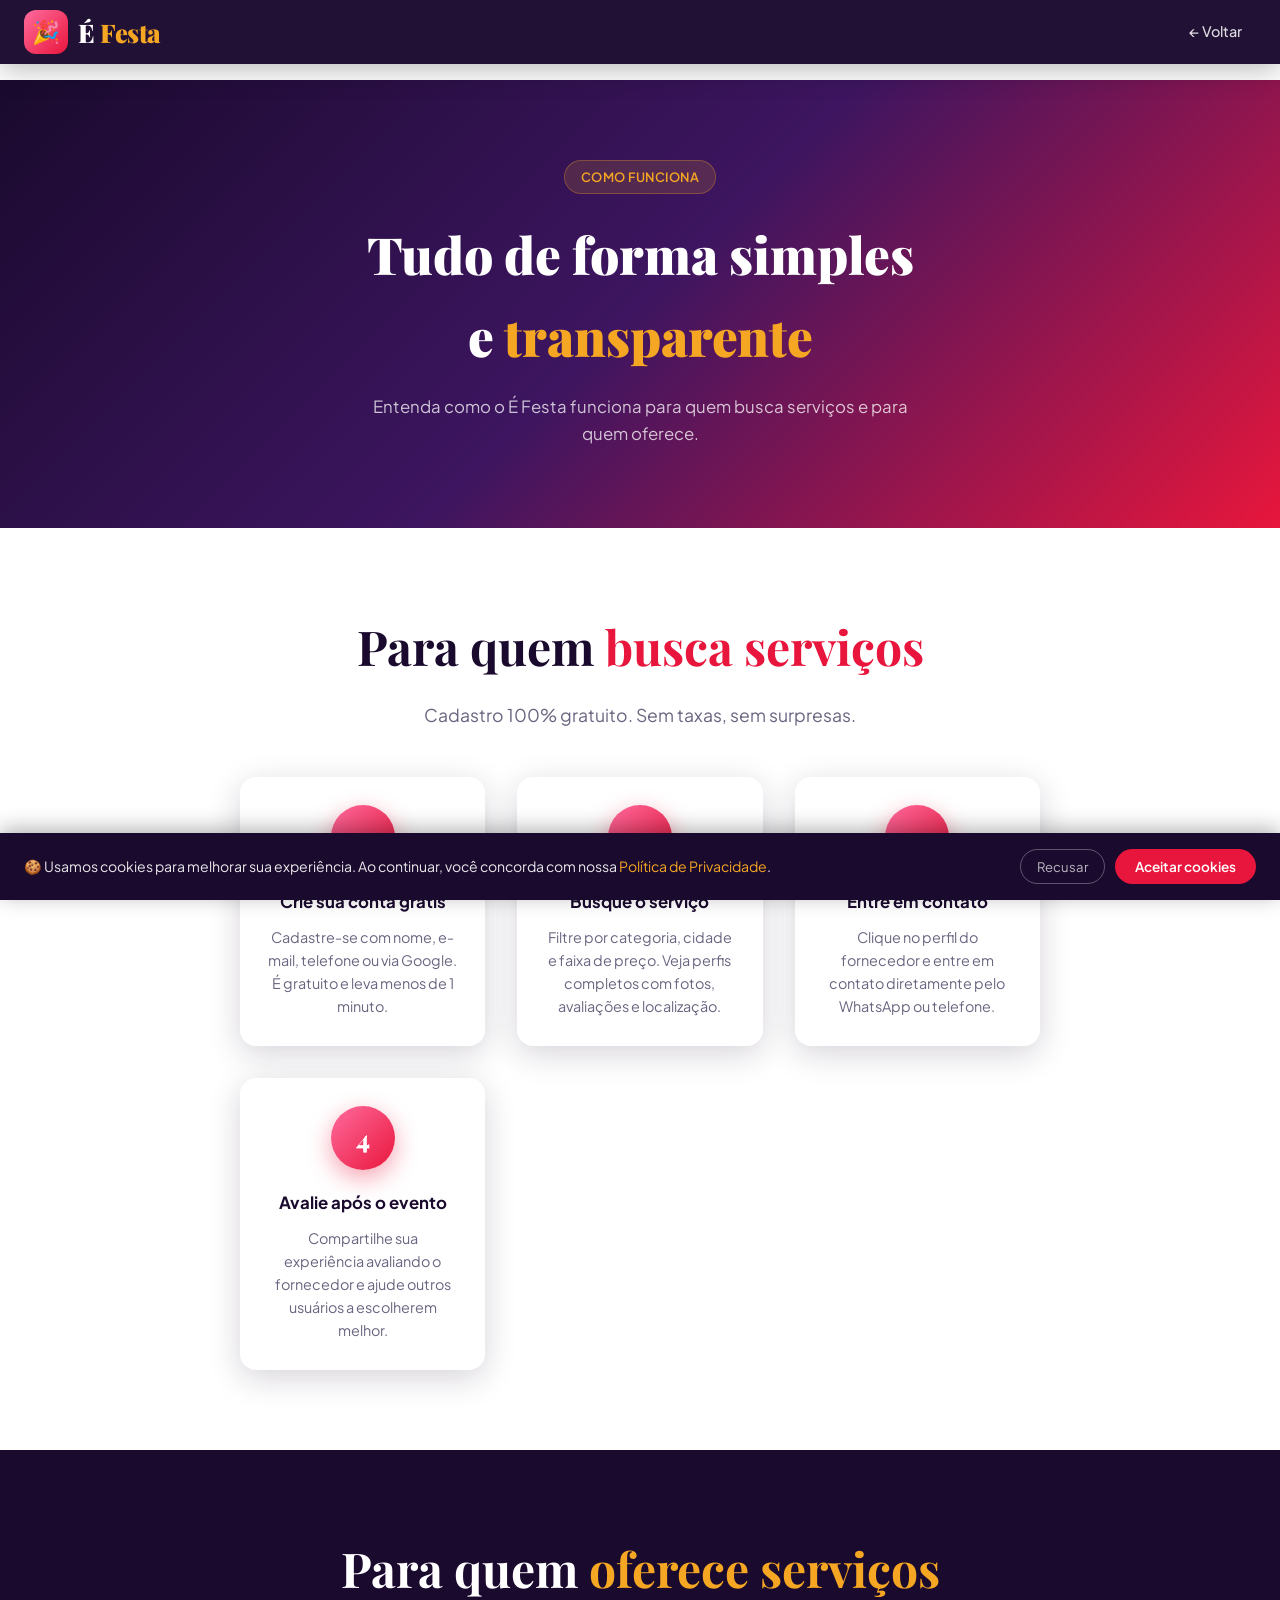
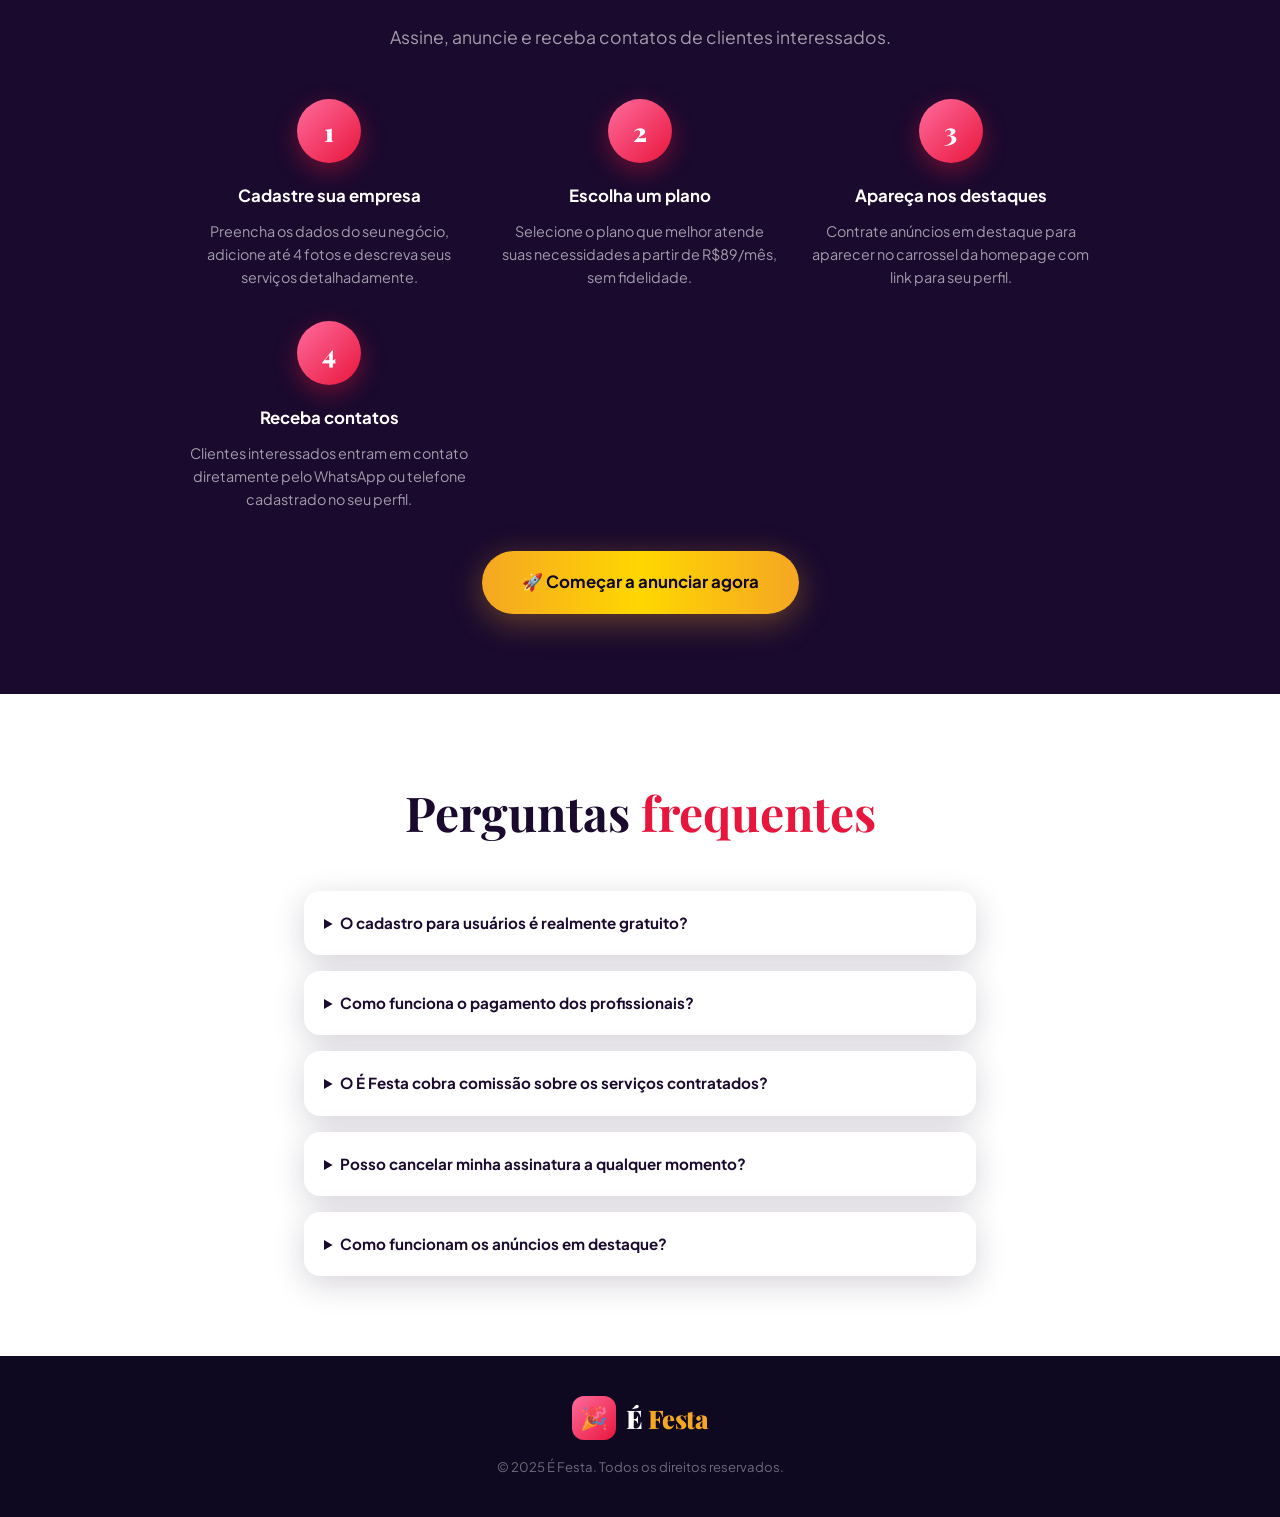
<file: pages/como-funciona.html>
<!DOCTYPE html>
<html lang="pt-BR">
<head>
  <meta charset="UTF-8">
  <meta name="viewport" content="width=device-width, initial-scale=1.0">
  <title>Como Funciona — É Festa</title>
  <link rel="stylesheet" href="../css/style.css">
</head>
<body>
<header class="header scrolled"><div class="container header-inner">
  <a href="../index.html" class="logo"><div class="logo-icon">🎉</div><span class="logo-texto">É <span>Festa</span></span></a>
  <nav class="nav-links"><a href="../index.html">← Voltar</a></nav>
</div></header>

<div style="padding-top:80px;">
  <!-- Hero -->
  <section style="background:var(--grad-hero);padding:80px 0;text-align:center;color:white;">
    <div class="container">
      <div class="badge" style="background:rgba(245,166,35,0.15);color:var(--cor-secundaria);border-color:rgba(245,166,35,0.3);display:inline-flex;justify-content:center;margin-bottom:20px;">Como Funciona</div>
      <h1 style="font-family:var(--fonte-display);font-size:clamp(2.2rem,4vw,3.5rem);font-weight:900;margin-bottom:16px;">Tudo de forma simples<br>e <span style="color:var(--cor-secundaria);">transparente</span></h1>
      <p style="color:rgba(255,255,255,0.75);font-size:1.05rem;max-width:540px;margin:0 auto;">Entenda como o É Festa funciona para quem busca serviços e para quem oferece.</p>
    </div>
  </section>

  <!-- Para usuários -->
  <section class="secao">
    <div class="container">
      <div style="text-align:center;margin-bottom:48px;">
        <h2 class="titulo-secao">Para quem <span>busca serviços</span></h2>
        <p class="subtitulo-secao" style="margin:0 auto;">Cadastro 100% gratuito. Sem taxas, sem surpresas.</p>
      </div>
      <div class="steps-grid" style="max-width:800px;margin:0 auto;">
        <div class="step-card" style="background:white;padding:28px;border-radius:var(--raio);box-shadow:var(--sombra-card);">
          <div class="step-num">1</div>
          <div class="step-titulo" style="color:var(--cor-terciaria);">Crie sua conta grátis</div>
          <div class="step-desc" style="color:var(--cinza-texto);">Cadastre-se com nome, e-mail, telefone ou via Google. É gratuito e leva menos de 1 minuto.</div>
        </div>
        <div class="step-card" style="background:white;padding:28px;border-radius:var(--raio);box-shadow:var(--sombra-card);">
          <div class="step-num">2</div>
          <div class="step-titulo" style="color:var(--cor-terciaria);">Busque o serviço</div>
          <div class="step-desc" style="color:var(--cinza-texto);">Filtre por categoria, cidade e faixa de preço. Veja perfis completos com fotos, avaliações e localização.</div>
        </div>
        <div class="step-card" style="background:white;padding:28px;border-radius:var(--raio);box-shadow:var(--sombra-card);">
          <div class="step-num">3</div>
          <div class="step-titulo" style="color:var(--cor-terciaria);">Entre em contato</div>
          <div class="step-desc" style="color:var(--cinza-texto);">Clique no perfil do fornecedor e entre em contato diretamente pelo WhatsApp ou telefone.</div>
        </div>
        <div class="step-card" style="background:white;padding:28px;border-radius:var(--raio);box-shadow:var(--sombra-card);">
          <div class="step-num">4</div>
          <div class="step-titulo" style="color:var(--cor-terciaria);">Avalie após o evento</div>
          <div class="step-desc" style="color:var(--cinza-texto);">Compartilhe sua experiência avaliando o fornecedor e ajude outros usuários a escolherem melhor.</div>
        </div>
      </div>
    </div>
  </section>

  <!-- Para profissionais -->
  <section class="secao como-funciona">
    <div class="container" style="text-align:center;">
      <h2 class="titulo-secao" style="text-align:center;">Para quem <span style="color:var(--cor-secundaria);">oferece serviços</span></h2>
      <p class="subtitulo-secao" style="text-align:center;margin:0 auto 48px;">Assine, anuncie e receba contatos de clientes interessados.</p>
      <div class="steps-grid" style="max-width:900px;margin:0 auto;">
        <div class="step-card">
          <div class="step-num">1</div>
          <div class="step-titulo">Cadastre sua empresa</div>
          <div class="step-desc">Preencha os dados do seu negócio, adicione até 4 fotos e descreva seus serviços detalhadamente.</div>
        </div>
        <div class="step-card">
          <div class="step-num">2</div>
          <div class="step-titulo">Escolha um plano</div>
          <div class="step-desc">Selecione o plano que melhor atende suas necessidades a partir de R$89/mês, sem fidelidade.</div>
        </div>
        <div class="step-card">
          <div class="step-num">3</div>
          <div class="step-titulo">Apareça nos destaques</div>
          <div class="step-desc">Contrate anúncios em destaque para aparecer no carrossel da homepage com link para seu perfil.</div>
        </div>
        <div class="step-card">
          <div class="step-num">4</div>
          <div class="step-titulo">Receba contatos</div>
          <div class="step-desc">Clientes interessados entram em contato diretamente pelo WhatsApp ou telefone cadastrado no seu perfil.</div>
        </div>
      </div>
      <div style="margin-top:40px;">
        <a href="profissional-cadastro.html" class="btn btn-dourado btn-lg">🚀 Começar a anunciar agora</a>
      </div>
    </div>
  </section>

  <!-- FAQ -->
  <section class="secao">
    <div class="container" style="max-width:720px;">
      <h2 class="titulo-secao" style="text-align:center;">Perguntas <span>frequentes</span></h2>
      <div style="margin-top:40px;display:flex;flex-direction:column;gap:16px;">
        <details style="background:white;border-radius:var(--raio);padding:20px;box-shadow:var(--sombra-card);cursor:pointer;">
          <summary style="font-weight:700;font-size:0.95rem;color:var(--cor-terciaria);">O cadastro para usuários é realmente gratuito?</summary>
          <p style="color:var(--cinza-texto);font-size:0.9rem;margin-top:12px;line-height:1.7;">Sim! O cadastro para quem busca serviços é 100% gratuito e sempre será. Você não paga nada para se cadastrar, buscar fornecedores ou entrar em contato.</p>
        </details>
        <details style="background:white;border-radius:var(--raio);padding:20px;box-shadow:var(--sombra-card);cursor:pointer;">
          <summary style="font-weight:700;font-size:0.95rem;color:var(--cor-terciaria);">Como funciona o pagamento dos profissionais?</summary>
          <p style="color:var(--cinza-texto);font-size:0.9rem;margin-top:12px;line-height:1.7;">Profissionais pagam uma assinatura mensal (R$89 ou R$159) sem fidelidade, podendo cancelar a qualquer momento. Os anúncios em destaque na homepage são cobrados à parte. Todos os pagamentos são processados com segurança via Mercado Pago.</p>
        </details>
        <details style="background:white;border-radius:var(--raio);padding:20px;box-shadow:var(--sombra-card);cursor:pointer;">
          <summary style="font-weight:700;font-size:0.95rem;color:var(--cor-terciaria);">O É Festa cobra comissão sobre os serviços contratados?</summary>
          <p style="color:var(--cinza-texto);font-size:0.9rem;margin-top:12px;line-height:1.7;">Não. O É Festa é um marketplace de conexão. Cobramos apenas a assinatura mensal dos profissionais e os anúncios em destaque. Não cobramos comissões sobre os serviços negociados diretamente entre usuários e fornecedores.</p>
        </details>
        <details style="background:white;border-radius:var(--raio);padding:20px;box-shadow:var(--sombra-card);cursor:pointer;">
          <summary style="font-weight:700;font-size:0.95rem;color:var(--cor-terciaria);">Posso cancelar minha assinatura a qualquer momento?</summary>
          <p style="color:var(--cinza-texto);font-size:0.9nm;margin-top:12px;line-height:1.7;">Sim, sem nenhuma multa ou burocracia. Basta acessar seu painel e cancelar a assinatura. Seu perfil ficará ativo até o fim do período pago.</p>
        </details>
        <details style="background:white;border-radius:var(--raio);padding:20px;box-shadow:var(--sombra-card);cursor:pointer;">
          <summary style="font-weight:700;font-size:0.95rem;color:var(--cor-terciaria);">Como funcionam os anúncios em destaque?</summary>
          <p style="color:var(--cinza-texto);font-size:0.9rem;margin-top:12px;line-height:1.7;">Os anúncios em destaque são exibidos no carrossel da página inicial. Cada anúncio mostra uma foto do profissional e tem um link direto para seu perfil completo. São cobrados à parte da assinatura mensal.</p>
        </details>
      </div>
    </div>
  </section>
</div>

<footer class="footer" style="padding:40px 0;">
  <div class="container" style="text-align:center;">
    <a href="../index.html" class="logo" style="justify-content:center;margin-bottom:16px;"><div class="logo-icon">🎉</div><span class="logo-texto">É <span>Festa</span></span></a>
    <p style="font-size:0.82rem;color:rgba(255,255,255,0.4);">© 2025 É Festa. Todos os direitos reservados.</p>
  </div>
</footer>
<script src="../js/main.js"></script>
</body>
</html>
</file>
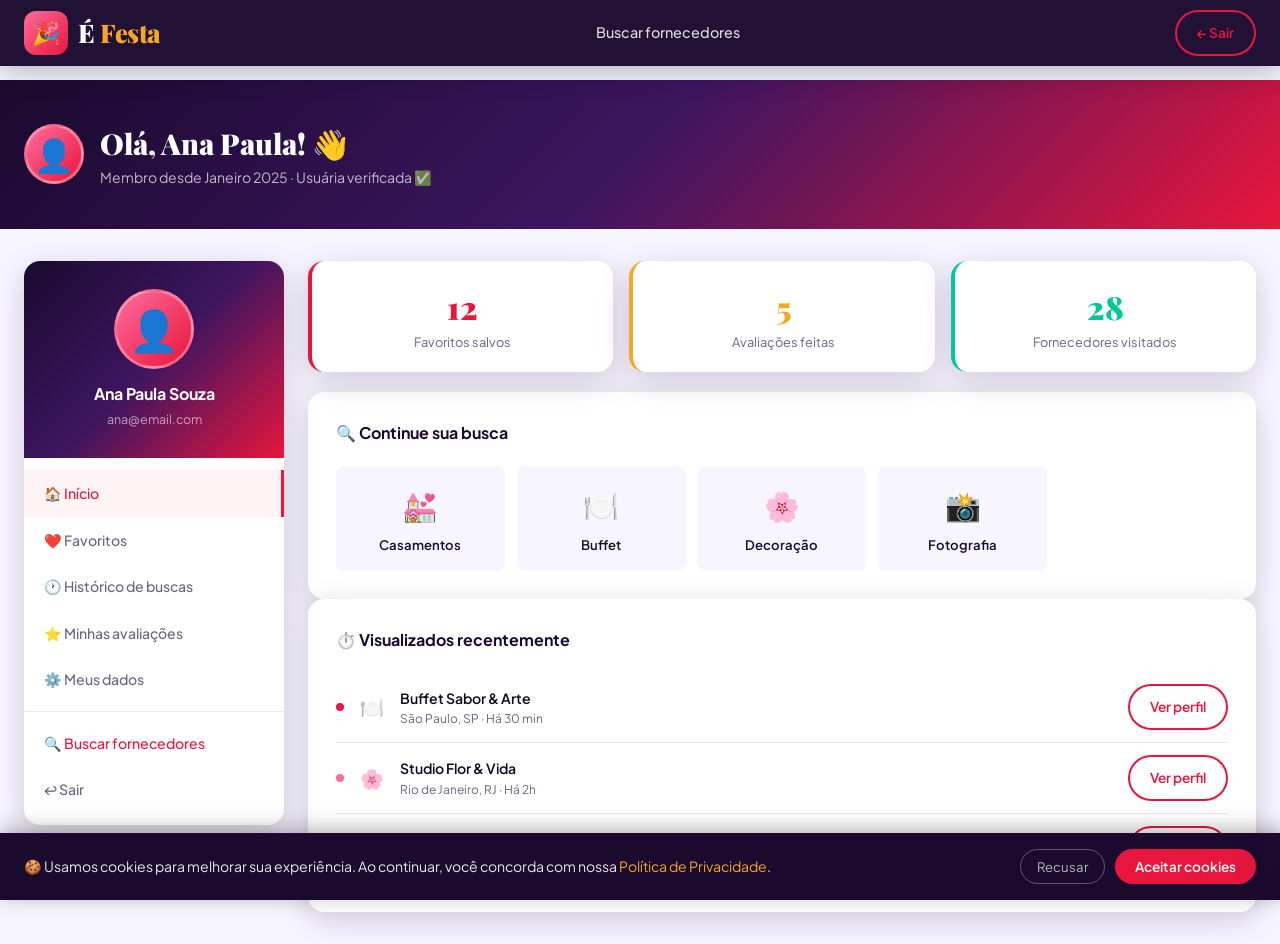
<file: pages/painel-usuario.html>
<!DOCTYPE html>
<html lang="pt-BR">
<head>
  <meta charset="UTF-8">
  <meta name="viewport" content="width=device-width, initial-scale=1.0">
  <title>Meu Painel — É Festa</title>
  <link rel="stylesheet" href="../css/style.css">
  <style>
    .painel-page { padding-top: 80px; min-height: 100vh; background: var(--cinza-claro); }
    .painel-hero {
      background: var(--grad-hero);
      padding: 40px 0;
      color: white;
    }
    .painel-grid {
      display: grid;
      grid-template-columns: 260px 1fr;
      gap: 24px;
      padding: 32px 0;
      align-items: start;
    }
    .painel-sidebar {
      background: white;
      border-radius: var(--raio);
      overflow: hidden;
      box-shadow: var(--sombra-card);
      position: sticky;
      top: 100px;
    }
    .painel-avatar {
      background: var(--grad-hero);
      padding: 28px 24px;
      text-align: center;
    }
    .avatar-circle {
      width: 80px;
      height: 80px;
      border-radius: 50%;
      background: var(--grad-rosa);
      display: flex;
      align-items: center;
      justify-content: center;
      font-size: 2.5rem;
      margin: 0 auto 12px;
      border: 3px solid rgba(255,255,255,0.3);
    }
    .painel-nav { padding: 12px 0; }
    .painel-nav-item {
      display: flex;
      align-items: center;
      gap: 10px;
      padding: 12px 20px;
      font-size: 0.88rem;
      font-weight: 500;
      color: var(--cinza-texto);
      cursor: pointer;
      transition: var(--transicao);
    }
    .painel-nav-item:hover, .painel-nav-item.ativo {
      color: var(--cor-primaria);
      background: rgba(232,22,60,0.05);
      border-right: 3px solid var(--cor-primaria);
    }
    .painel-content { display: flex; flex-direction: column; gap: 20px; }
    .painel-card {
      background: white;
      border-radius: var(--raio);
      padding: 28px;
      box-shadow: var(--sombra-card);
    }
    .painel-card-titulo {
      font-weight: 700;
      font-size: 1rem;
      color: var(--cor-terciaria);
      margin-bottom: 20px;
      display: flex;
      align-items: center;
      gap: 8px;
    }
    .favorito-item {
      display: flex;
      align-items: center;
      justify-content: space-between;
      padding: 14px;
      border: 1px solid var(--cinza-medio);
      border-radius: var(--raio-sm);
      margin-bottom: 10px;
      transition: var(--transicao);
    }
    .favorito-item:hover { border-color: var(--cor-primaria); }
    .fav-info { display: flex; align-items: center; gap: 12px; }
    .fav-icon { width: 44px; height: 44px; border-radius: 10px; display: flex; align-items: center; justify-content: center; font-size: 1.5rem; flex-shrink: 0; }
    .historico-item {
      display: flex;
      align-items: center;
      gap: 16px;
      padding: 12px 0;
      border-bottom: 1px solid var(--cinza-medio);
    }
    .historico-item:last-child { border-bottom: none; }
    .hist-dot { width: 8px; height: 8px; border-radius: 50%; flex-shrink: 0; }
    @media(max-width:768px){ .painel-grid { grid-template-columns: 1fr; } .painel-sidebar { position: static; } }
  </style>
</head>
<body>

<header class="header scrolled">
  <div class="container header-inner">
    <a href="../index.html" class="logo"><div class="logo-icon">🎉</div><span class="logo-texto">É <span>Festa</span></span></a>
    <nav class="nav-links">
      <a href="../pages/busca.html">Buscar fornecedores</a>
    </nav>
    <div class="nav-acoes">
      <a href="../index.html" class="btn btn-secundario btn-sm">← Sair</a>
    </div>
  </div>
</header>

<div class="painel-page">
  <section class="painel-hero">
    <div class="container">
      <div style="display:flex;align-items:center;gap:16px;">
        <div style="width:60px;height:60px;background:var(--grad-rosa);border-radius:50%;display:flex;align-items:center;justify-content:center;font-size:2rem;border:3px solid rgba(255,255,255,0.3);">👤</div>
        <div>
          <h1 style="font-family:var(--fonte-display);font-size:1.8rem;font-weight:900;">Olá, Ana Paula! 👋</h1>
          <p style="color:rgba(255,255,255,0.7);font-size:0.88rem;">Membro desde Janeiro 2025 · Usuária verificada ✅</p>
        </div>
      </div>
    </div>
  </section>

  <section>
    <div class="container">
      <div class="painel-grid">

        <!-- Sidebar navegação -->
        <div class="painel-sidebar">
          <div class="painel-avatar">
            <div class="avatar-circle">👤</div>
            <div style="font-weight:700;color:white;">Ana Paula Souza</div>
            <div style="font-size:0.78rem;color:rgba(255,255,255,0.6);margin-top:4px;">ana@email.com</div>
          </div>
          <nav class="painel-nav">
            <div class="painel-nav-item ativo" onclick="mostrarSecaoPainel('inicio',this)">🏠 Início</div>
            <div class="painel-nav-item" onclick="mostrarSecaoPainel('favoritos',this)">❤️ Favoritos</div>
            <div class="painel-nav-item" onclick="mostrarSecaoPainel('historico',this)">🕐 Histórico de buscas</div>
            <div class="painel-nav-item" onclick="mostrarSecaoPainel('avaliacoes',this)">⭐ Minhas avaliações</div>
            <div class="painel-nav-item" onclick="mostrarSecaoPainel('dados',this)">⚙️ Meus dados</div>
            <div style="border-top:1px solid var(--cinza-medio);margin:8px 0;"></div>
            <div class="painel-nav-item" onclick="window.location.href='../index.html'" style="color:var(--cor-primaria);">🔍 Buscar fornecedores</div>
            <div class="painel-nav-item" style="color:var(--cinza-texto);" onclick="mostrarToast('👋 Você saiu da conta','')">↩️ Sair</div>
          </nav>
        </div>

        <!-- Conteúdo principal -->
        <div class="painel-content">

          <!-- Início -->
          <div id="secao-painel-inicio">
            <div style="display:grid;grid-template-columns:repeat(3,1fr);gap:16px;margin-bottom:20px;">
              <div class="painel-card" style="padding:20px;text-align:center;border-left:4px solid var(--cor-primaria);">
                <div style="font-family:var(--fonte-display);font-size:2rem;font-weight:900;color:var(--cor-primaria);">12</div>
                <div style="font-size:0.8rem;color:var(--cinza-texto);">Favoritos salvos</div>
              </div>
              <div class="painel-card" style="padding:20px;text-align:center;border-left:4px solid var(--cor-secundaria);">
                <div style="font-family:var(--fonte-display);font-size:2rem;font-weight:900;color:var(--cor-secundaria);">5</div>
                <div style="font-size:0.8rem;color:var(--cinza-texto);">Avaliações feitas</div>
              </div>
              <div class="painel-card" style="padding:20px;text-align:center;border-left:4px solid var(--cor-verde);">
                <div style="font-family:var(--fonte-display);font-size:2rem;font-weight:900;color:var(--cor-verde);">28</div>
                <div style="font-size:0.8rem;color:var(--cinza-texto);">Fornecedores visitados</div>
              </div>
            </div>

            <div class="painel-card">
              <div class="painel-card-titulo">🔍 Continue sua busca</div>
              <div style="display:grid;grid-template-columns:repeat(auto-fill,minmax(140px,1fr));gap:12px;">
                <a href="busca.html?cat=casamento" style="background:var(--cinza-claro);border-radius:var(--raio-sm);padding:16px;text-align:center;display:block;transition:var(--transicao);" onmouseover="this.style.background='rgba(232,22,60,0.08)'" onmouseout="this.style.background='var(--cinza-claro)'">
                  <div style="font-size:1.8rem;margin-bottom:6px;">💒</div>
                  <div style="font-size:0.82rem;font-weight:600;color:var(--cor-terciaria);">Casamentos</div>
                </a>
                <a href="busca.html?cat=buffet" style="background:var(--cinza-claro);border-radius:var(--raio-sm);padding:16px;text-align:center;display:block;transition:var(--transicao);" onmouseover="this.style.background='rgba(232,22,60,0.08)'" onmouseout="this.style.background='var(--cinza-claro)'">
                  <div style="font-size:1.8rem;margin-bottom:6px;">🍽️</div>
                  <div style="font-size:0.82rem;font-weight:600;color:var(--cor-terciaria);">Buffet</div>
                </a>
                <a href="busca.html?cat=decoracao" style="background:var(--cinza-claro);border-radius:var(--raio-sm);padding:16px;text-align:center;display:block;transition:var(--transicao);" onmouseover="this.style.background='rgba(232,22,60,0.08)'" onmouseout="this.style.background='var(--cinza-claro)'">
                  <div style="font-size:1.8rem;margin-bottom:6px;">🌸</div>
                  <div style="font-size:0.82rem;font-weight:600;color:var(--cor-terciaria);">Decoração</div>
                </a>
                <a href="busca.html?cat=foto" style="background:var(--cinza-claro);border-radius:var(--raio-sm);padding:16px;text-align:center;display:block;transition:var(--transicao);" onmouseover="this.style.background='rgba(232,22,60,0.08)'" onmouseout="this.style.background='var(--cinza-claro)'">
                  <div style="font-size:1.8rem;margin-bottom:6px;">📸</div>
                  <div style="font-size:0.82rem;font-weight:600;color:var(--cor-terciaria);">Fotografia</div>
                </a>
              </div>
            </div>

            <div class="painel-card">
              <div class="painel-card-titulo">⏱️ Visualizados recentemente</div>
              <div class="historico-item">
                <div class="hist-dot" style="background:var(--cor-primaria);"></div>
                <div style="font-size:1.2rem;">🍽️</div>
                <div style="flex:1;"><div style="font-weight:600;font-size:0.88rem;">Buffet Sabor & Arte</div><div style="font-size:0.75rem;color:var(--cinza-texto);">São Paulo, SP · Há 30 min</div></div>
                <a href="perfil-profissional.html?id=1" class="btn btn-secundario btn-sm">Ver perfil</a>
              </div>
              <div class="historico-item">
                <div class="hist-dot" style="background:var(--cor-acento);"></div>
                <div style="font-size:1.2rem;">🌸</div>
                <div style="flex:1;"><div style="font-weight:600;font-size:0.88rem;">Studio Flor & Vida</div><div style="font-size:0.75rem;color:var(--cinza-texto);">Rio de Janeiro, RJ · Há 2h</div></div>
                <a href="perfil-profissional.html?id=2" class="btn btn-secundario btn-sm">Ver perfil</a>
              </div>
              <div class="historico-item">
                <div class="hist-dot" style="background:var(--cor-verde);"></div>
                <div style="font-size:1.2rem;">📸</div>
                <div style="flex:1;"><div style="font-weight:600;font-size:0.88rem;">Lente Mágica Fotografia</div><div style="font-size:0.75rem;color:var(--cinza-texto);">Belo Horizonte, MG · Ontem</div></div>
                <a href="perfil-profissional.html?id=3" class="btn btn-secundario btn-sm">Ver perfil</a>
              </div>
            </div>
          </div>

          <!-- Favoritos -->
          <div id="secao-painel-favoritos" style="display:none;">
            <div class="painel-card">
              <div class="painel-card-titulo">❤️ Meus Favoritos (12)</div>
              <div class="favorito-item">
                <div class="fav-info">
                  <div class="fav-icon" style="background:linear-gradient(135deg,#1A0A2E,#E8163C);">🍽️</div>
                  <div><div style="font-weight:600;font-size:0.92rem;">Buffet Sabor & Arte</div><div style="font-size:0.78rem;color:var(--cinza-texto);">Buffet · São Paulo, SP · ⭐ 4.9</div></div>
                </div>
                <div style="display:flex;gap:8px;">
                  <a href="perfil-profissional.html?id=1" class="btn btn-primario btn-sm">Ver</a>
                  <button onclick="this.closest('.favorito-item').remove();mostrarToast('💔 Removido dos favoritos','')" class="btn btn-sm" style="background:var(--cinza-claro);color:var(--cinza-texto);">✕</button>
                </div>
              </div>
              <div class="favorito-item">
                <div class="fav-info">
                  <div class="fav-icon" style="background:linear-gradient(135deg,#FF6B9D,#F5A623);">🌸</div>
                  <div><div style="font-weight:600;font-size:0.92rem;">Studio Flor & Vida</div><div style="font-size:0.78rem;color:var(--cinza-texto);">Decoração · Rio de Janeiro, RJ · ⭐ 5.0</div></div>
                </div>
                <div style="display:flex;gap:8px;">
                  <a href="perfil-profissional.html?id=2" class="btn btn-primario btn-sm">Ver</a>
                  <button onclick="this.closest('.favorito-item').remove();mostrarToast('💔 Removido dos favoritos','')" class="btn btn-sm" style="background:var(--cinza-claro);color:var(--cinza-texto);">✕</button>
                </div>
              </div>
              <div class="favorito-item">
                <div class="fav-info">
                  <div class="fav-icon" style="background:linear-gradient(135deg,#00C896,#1A0A2E);">🎧</div>
                  <div><div style="font-weight:600;font-size:0.92rem;">DJ Marcos Vibe</div><div style="font-size:0.78rem;color:var(--cinza-texto);">DJ & Música · Curitiba, PR · ⭐ 4.9</div></div>
                </div>
                <div style="display:flex;gap:8px;">
                  <a href="perfil-profissional.html?id=4" class="btn btn-primario btn-sm">Ver</a>
                  <button onclick="this.closest('.favorito-item').remove();mostrarToast('💔 Removido dos favoritos','')" class="btn btn-sm" style="background:var(--cinza-claro);color:var(--cinza-texto);">✕</button>
                </div>
              </div>
            </div>
          </div>

          <!-- Dados do usuário -->
          <div id="secao-painel-dados" style="display:none;">
            <div class="painel-card">
              <div class="painel-card-titulo">⚙️ Meus Dados</div>
              <form onsubmit="event.preventDefault();mostrarToast('✅ Dados salvos com sucesso!','sucesso')">
                <div style="display:grid;grid-template-columns:1fr 1fr;gap:16px;">
                  <div class="form-grupo"><label>Nome completo</label><input type="text" value="Ana Paula Souza"></div>
                  <div class="form-grupo"><label>E-mail</label><input type="email" value="ana@email.com"></div>
                  <div class="form-grupo"><label>WhatsApp</label><input type="tel" value="(11) 99999-0001"></div>
                  <div class="form-grupo"><label>Cidade</label><input type="text" value="São Paulo, SP"></div>
                </div>
                <div class="form-grupo" style="margin-top:8px;"><label>Nova senha (deixe em branco para manter)</label><input type="password" placeholder="Nova senha"></div>
                <div style="display:flex;gap:12px;margin-top:8px;">
                  <button type="submit" class="btn btn-primario">Salvar alterações</button>
                  <button type="button" class="btn btn-sm" style="background:rgba(232,22,60,0.08);color:var(--cor-primaria);" onclick="mostrarToast('⚠️ Conta excluída','erro')">Excluir conta</button>
                </div>
              </form>
            </div>
          </div>

          <!-- Avaliações -->
          <div id="secao-painel-avaliacoes" style="display:none;">
            <div class="painel-card">
              <div class="painel-card-titulo">⭐ Minhas Avaliações (5)</div>
              <div style="padding:16px 0;border-bottom:1px solid var(--cinza-medio);">
                <div style="display:flex;justify-content:space-between;margin-bottom:8px;">
                  <div style="font-weight:600;font-size:0.92rem;">Buffet Sabor & Arte</div>
                  <div style="color:var(--cor-secundaria);">★★★★★</div>
                </div>
                <div style="font-size:0.85rem;color:var(--cinza-texto);">Simplesmente perfeito! Todos os convidados adoraram.</div>
                <div style="font-size:0.75rem;color:var(--cinza-texto);margin-top:6px;">Janeiro 2025</div>
              </div>
              <div style="padding:16px 0;">
                <div style="display:flex;justify-content:space-between;margin-bottom:8px;">
                  <div style="font-weight:600;font-size:0.92rem;">DJ Marcos Vibe</div>
                  <div style="color:var(--cor-secundaria);">★★★★☆</div>
                </div>
                <div style="font-size:0.85rem;color:var(--cinza-texto);">Ótimo DJ, muito animado e profissional. Recomendo!</div>
                <div style="font-size:0.75rem;color:var(--cinza-texto);margin-top:6px;">Dezembro 2024</div>
              </div>
            </div>
          </div>

          <!-- Histórico -->
          <div id="secao-painel-historico" style="display:none;">
            <div class="painel-card">
              <div class="painel-card-titulo">🕐 Histórico de Buscas</div>
              <div class="historico-item"><div class="hist-dot" style="background:var(--cor-primaria);"></div><div><strong style="font-size:0.88rem;">buffet casamento São Paulo</strong><div style="font-size:0.75rem;color:var(--cinza-texto);">Hoje às 14:32 · 127 resultados</div></div><button onclick="mostrarToast('🔍 Buscando...','');" class="btn btn-sm" style="margin-left:auto;background:var(--cinza-claro);color:var(--cor-terciaria);">Repetir</button></div>
              <div class="historico-item"><div class="hist-dot" style="background:var(--cor-acento);"></div><div><strong style="font-size:0.88rem;">decoração floral casamento</strong><div style="font-size:0.75rem;color:var(--cinza-texto);">Hoje às 12:15 · 84 resultados</div></div><button onclick="mostrarToast('🔍 Buscando...','');" class="btn btn-sm" style="margin-left:auto;background:var(--cinza-claro);color:var(--cor-terciaria);">Repetir</button></div>
              <div class="historico-item"><div class="hist-dot" style="background:var(--cor-verde);"></div><div><strong style="font-size:0.88rem;">fotógrafo formatura BH</strong><div style="font-size:0.75rem;color:var(--cinza-texto);">Ontem às 18:40 · 52 resultados</div></div><button onclick="mostrarToast('🔍 Buscando...','');" class="btn btn-sm" style="margin-left:auto;background:var(--cinza-claro);color:var(--cor-terciaria);">Repetir</button></div>
              <div style="margin-top:16px;"><button onclick="mostrarToast('🗑️ Histórico limpo','sucesso')" class="btn btn-sm" style="background:rgba(232,22,60,0.08);color:var(--cor-primaria);">🗑️ Limpar histórico</button></div>
            </div>
          </div>

        </div>
      </div>
    </div>
  </section>
</div>

<div class="toast" id="toast"></div>
<script src="../js/main.js"></script>
<script>
function mostrarSecaoPainel(id, el) {
  document.querySelectorAll('[id^="secao-painel-"]').forEach(s => s.style.display = 'none');
  const target = document.getElementById('secao-painel-' + id);
  if (target) target.style.display = 'block';
  document.querySelectorAll('.painel-nav-item').forEach(n => n.classList.remove('ativo'));
  if (el) el.classList.add('ativo');
}
</script>
</body>
</html>
</file>
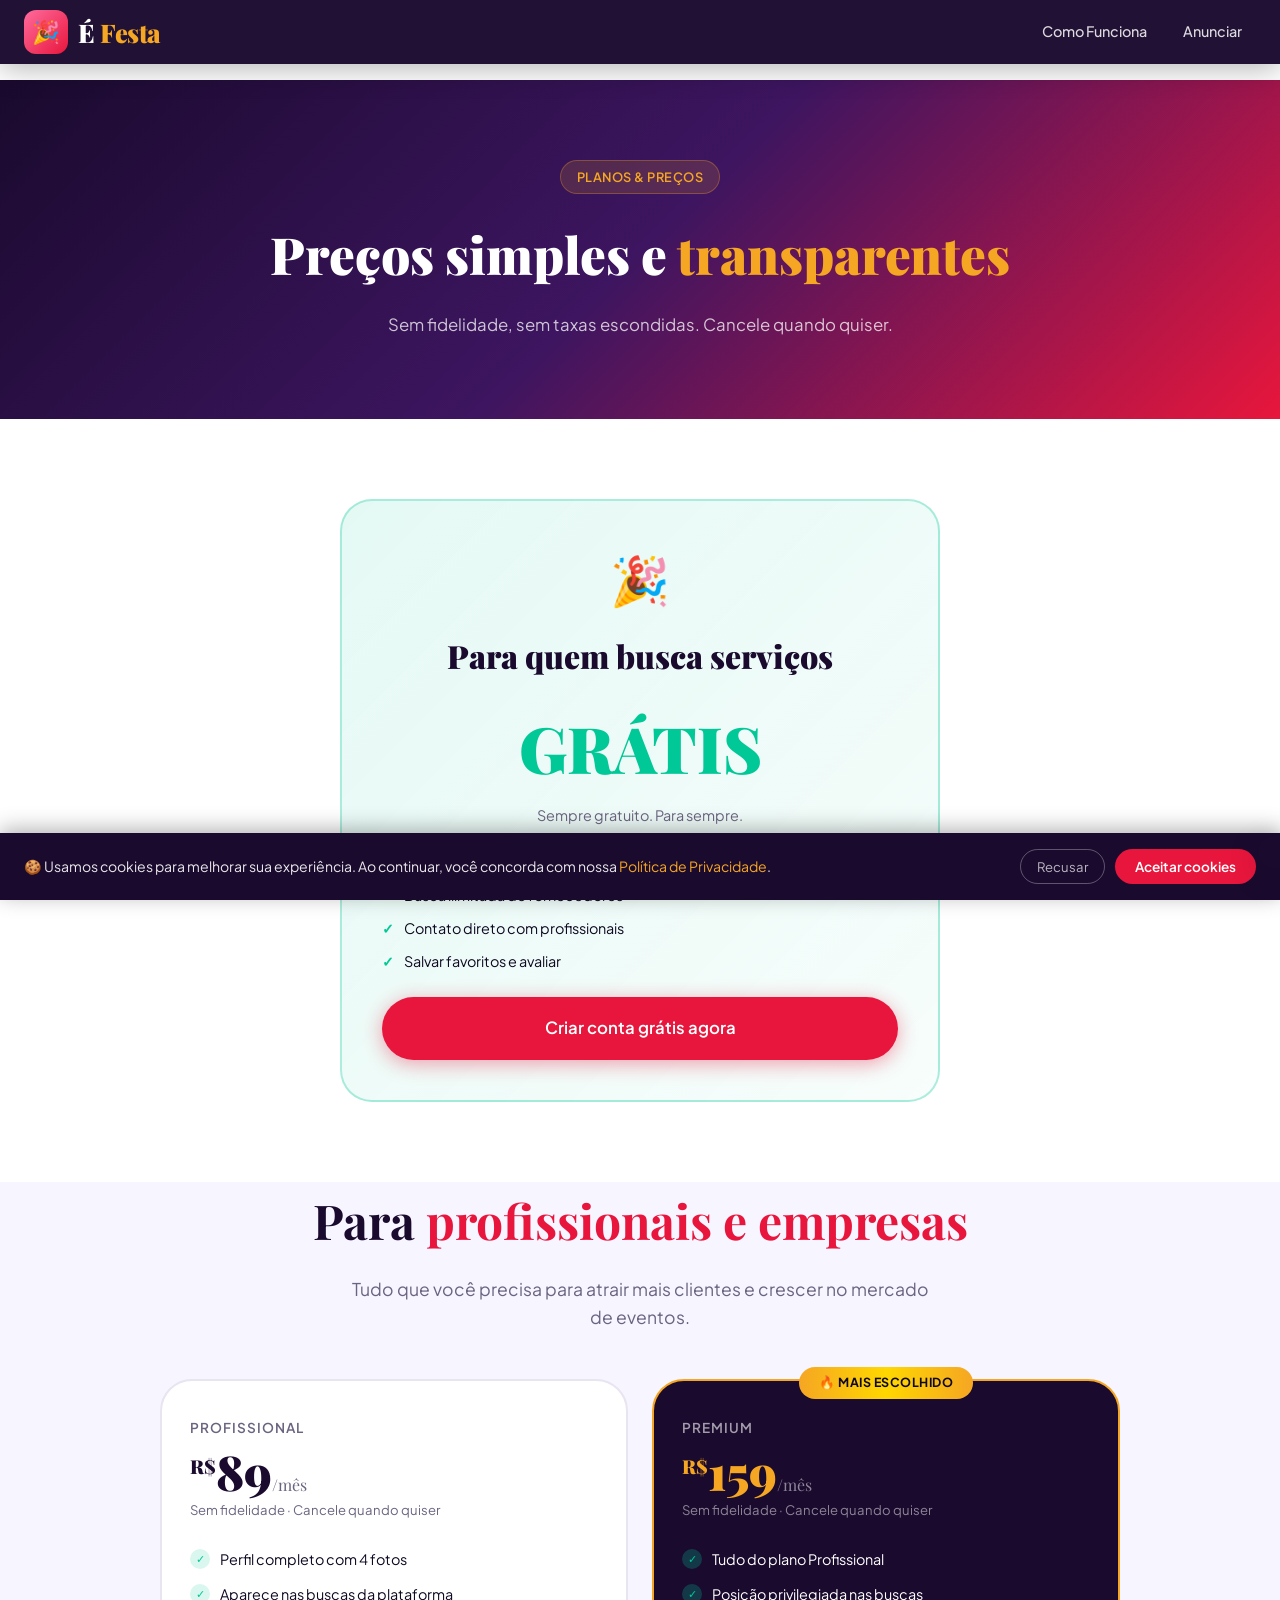
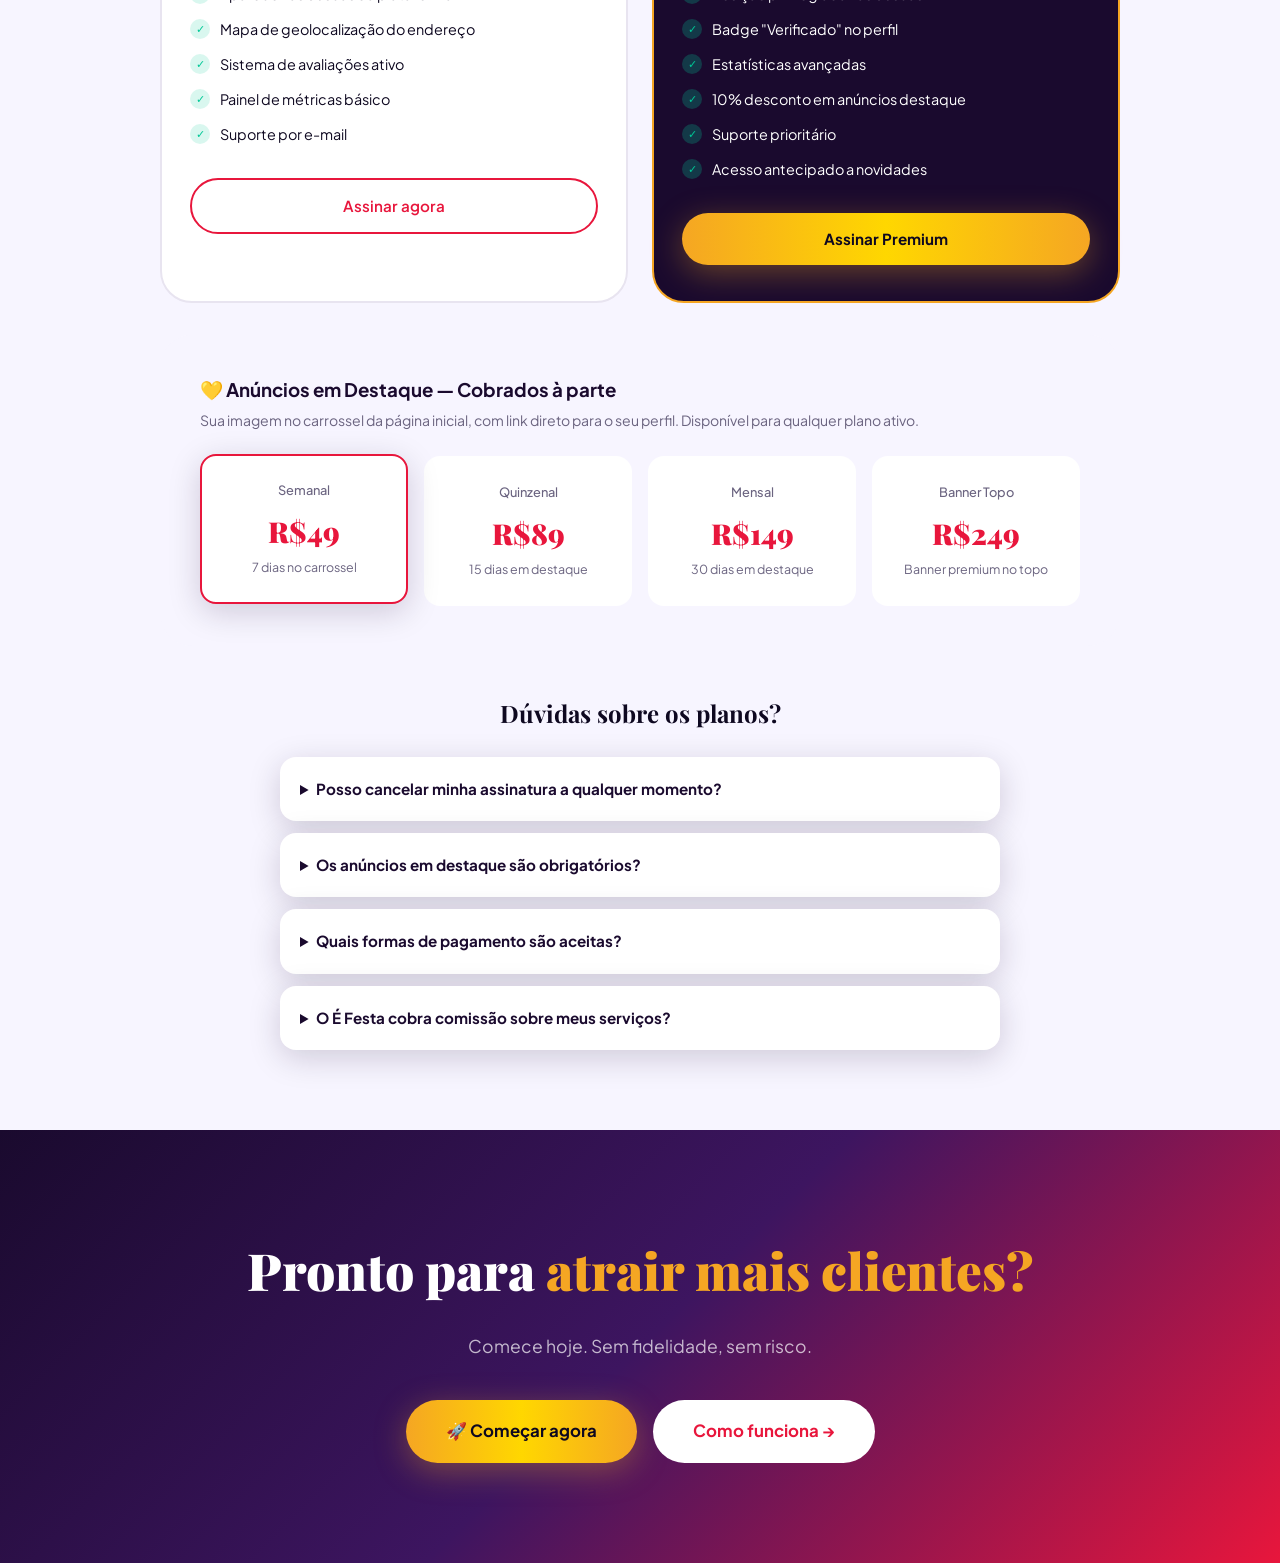
<file: pages/planos.html>
<!DOCTYPE html>
<html lang="pt-BR">
<head>
  <meta charset="UTF-8">
  <meta name="viewport" content="width=device-width, initial-scale=1.0">
  <title>Planos & Preços — É Festa</title>
  <link rel="stylesheet" href="../css/style.css">
</head>
<body>
<header class="header scrolled"><div class="container header-inner">
  <a href="../index.html" class="logo"><div class="logo-icon">🎉</div><span class="logo-texto">É <span>Festa</span></span></a>
  <nav class="nav-links"><a href="como-funciona.html">Como Funciona</a><a href="profissional-cadastro.html">Anunciar</a></nav>
</div></header>

<div style="padding-top:80px;">
  <section style="background:var(--grad-hero);padding:80px 0;text-align:center;color:white;">
    <div class="container">
      <div class="badge" style="background:rgba(245,166,35,0.15);color:var(--cor-secundaria);border-color:rgba(245,166,35,0.3);display:inline-flex;margin-bottom:20px;">Planos & Preços</div>
      <h1 style="font-family:var(--fonte-display);font-size:clamp(2.2rem,4vw,3.5rem);font-weight:900;margin-bottom:16px;">Preços simples e <span style="color:var(--cor-secundaria);">transparentes</span></h1>
      <p style="color:rgba(255,255,255,0.75);font-size:1.05rem;max-width:540px;margin:0 auto;">Sem fidelidade, sem taxas escondidas. Cancele quando quiser.</p>
    </div>
  </section>

  <!-- Usuário gratuito -->
  <section class="secao">
    <div class="container" style="text-align:center;">
      <div style="background:linear-gradient(135deg,rgba(0,200,150,0.1),rgba(0,200,150,0.03));border:2px solid rgba(0,200,150,0.3);border-radius:var(--raio-xl);padding:40px;max-width:600px;margin:0 auto;">
        <div style="font-size:3rem;margin-bottom:12px;">🎉</div>
        <h2 style="font-family:var(--fonte-display);font-size:2rem;font-weight:900;color:var(--cor-terciaria);margin-bottom:8px;">Para quem busca serviços</h2>
        <div style="font-family:var(--fonte-display);font-size:4rem;font-weight:900;color:var(--cor-verde);margin:16px 0 4px;">GRÁTIS</div>
        <p style="font-size:0.9rem;color:var(--cinza-texto);margin-bottom:24px;">Sempre gratuito. Para sempre.</p>
        <div style="display:flex;flex-direction:column;gap:10px;text-align:left;margin-bottom:24px;">
          <div style="display:flex;gap:10px;font-size:0.9rem;"><span style="color:var(--cor-verde);font-weight:700;">✓</span> Cadastro com e-mail, telefone ou Google</div>
          <div style="display:flex;gap:10px;font-size:0.9rem;"><span style="color:var(--cor-verde);font-weight:700;">✓</span> Busca ilimitada de fornecedores</div>
          <div style="display:flex;gap:10px;font-size:0.9rem;"><span style="color:var(--cor-verde);font-weight:700;">✓</span> Contato direto com profissionais</div>
          <div style="display:flex;gap:10px;font-size:0.9rem;"><span style="color:var(--cor-verde);font-weight:700;">✓</span> Salvar favoritos e avaliar</div>
        </div>
        <a href="#" data-modal="modal-cadastro" class="btn btn-primario btn-lg" style="width:100%;justify-content:center;">Criar conta grátis agora</a>
      </div>
    </div>
  </section>

  <!-- Planos para profissionais -->
  <section class="secao" style="background:var(--cinza-claro);padding-top:0;">
    <div class="container">
      <div style="text-align:center;margin-bottom:48px;">
        <h2 class="titulo-secao">Para <span>profissionais e empresas</span></h2>
        <p class="subtitulo-secao" style="margin:0 auto;">Tudo que você precisa para atrair mais clientes e crescer no mercado de eventos.</p>
      </div>
      <div class="planos-grid" style="max-width:960px;margin:0 auto;">
        <div class="plano-card">
          <div class="plano-nome">Profissional</div>
          <div class="plano-preco"><sup>R$</sup>89<span>/mês</span></div>
          <div class="plano-periodo">Sem fidelidade · Cancele quando quiser</div>
          <div class="plano-features">
            <div class="plano-feature"><div class="check">✓</div>Perfil completo com 4 fotos</div>
            <div class="plano-feature"><div class="check">✓</div>Aparece nas buscas da plataforma</div>
            <div class="plano-feature"><div class="check">✓</div>Mapa de geolocalização do endereço</div>
            <div class="plano-feature"><div class="check">✓</div>Sistema de avaliações ativo</div>
            <div class="plano-feature"><div class="check">✓</div>Painel de métricas básico</div>
            <div class="plano-feature"><div class="check">✓</div>Suporte por e-mail</div>
          </div>
          <a href="profissional-cadastro.html" class="btn btn-secundario" style="width:100%;justify-content:center;">Assinar agora</a>
        </div>
        <div class="plano-card destaque-plano">
          <div class="plano-badge-popular">🔥 MAIS ESCOLHIDO</div>
          <div class="plano-nome">Premium</div>
          <div class="plano-preco"><sup>R$</sup>159<span>/mês</span></div>
          <div class="plano-periodo">Sem fidelidade · Cancele quando quiser</div>
          <div class="plano-features">
            <div class="plano-feature"><div class="check">✓</div>Tudo do plano Profissional</div>
            <div class="plano-feature"><div class="check">✓</div>Posição privilegiada nas buscas</div>
            <div class="plano-feature"><div class="check">✓</div>Badge "Verificado" no perfil</div>
            <div class="plano-feature"><div class="check">✓</div>Estatísticas avançadas</div>
            <div class="plano-feature"><div class="check">✓</div>10% desconto em anúncios destaque</div>
            <div class="plano-feature"><div class="check">✓</div>Suporte prioritário</div>
            <div class="plano-feature"><div class="check">✓</div>Acesso antecipado a novidades</div>
          </div>
          <a href="profissional-cadastro.html" class="btn btn-dourado" style="width:100%;justify-content:center;">Assinar Premium</a>
        </div>
      </div>

      <!-- Destaque -->
      <div class="anuncios-preco" style="max-width:960px;margin:32px auto 0;">
        <h3 style="font-weight:700;color:var(--cor-terciaria);margin-bottom:4px;">💛 Anúncios em Destaque — Cobrados à parte</h3>
        <p style="font-size:0.88rem;color:var(--cinza-texto);margin-bottom:20px;">Sua imagem no carrossel da página inicial, com link direto para o seu perfil. Disponível para qualquer plano ativo.</p>
        <div class="anuncios-preco-grid">
          <div class="ap-item selecionado"><div class="ap-tipo">Semanal</div><div class="ap-preco">R$49</div><div class="ap-desc">7 dias no carrossel</div></div>
          <div class="ap-item"><div class="ap-tipo">Quinzenal</div><div class="ap-preco">R$89</div><div class="ap-desc">15 dias em destaque</div></div>
          <div class="ap-item"><div class="ap-tipo">Mensal</div><div class="ap-preco">R$149</div><div class="ap-desc">30 dias em destaque</div></div>
          <div class="ap-item"><div class="ap-tipo">Banner Topo</div><div class="ap-preco">R$249</div><div class="ap-desc">Banner premium no topo</div></div>
        </div>
      </div>

      <!-- FAQ preços -->
      <div style="max-width:720px;margin:48px auto 0;">
        <h3 style="font-family:var(--fonte-display);font-size:1.5rem;text-align:center;margin-bottom:24px;">Dúvidas sobre os planos?</h3>
        <details style="background:white;border-radius:var(--raio);padding:20px;box-shadow:var(--sombra-card);cursor:pointer;margin-bottom:12px;">
          <summary style="font-weight:700;font-size:0.95rem;color:var(--cor-terciaria);">Posso cancelar minha assinatura a qualquer momento?</summary>
          <p style="color:var(--cinza-texto);font-size:0.9rem;margin-top:12px;">Sim! Sem multa, sem fidelidade. Basta acessar o painel e cancelar. Seu perfil permanece ativo até o final do período pago.</p>
        </details>
        <details style="background:white;border-radius:var(--raio);padding:20px;box-shadow:var(--sombra-card);cursor:pointer;margin-bottom:12px;">
          <summary style="font-weight:700;font-size:0.95rem;color:var(--cor-terciaria);">Os anúncios em destaque são obrigatórios?</summary>
          <p style="color:var(--cinza-texto);font-size:0.9rem;margin-top:12px;">Não. A assinatura mensal já garante que seu perfil aparece nas buscas. Os anúncios em destaque são opcionais e servem para dar mais visibilidade na homepage.</p>
        </details>
        <details style="background:white;border-radius:var(--raio);padding:20px;box-shadow:var(--sombra-card);cursor:pointer;margin-bottom:12px;">
          <summary style="font-weight:700;font-size:0.95rem;color:var(--cor-terciaria);">Quais formas de pagamento são aceitas?</summary>
          <p style="color:var(--cinza-texto);font-size:0.9rem;margin-top:12px;">Pix, cartão de crédito, cartão de débito e boleto bancário — tudo processado com segurança via Mercado Pago.</p>
        </details>
        <details style="background:white;border-radius:var(--raio);padding:20px;box-shadow:var(--sombra-card);cursor:pointer;">
          <summary style="font-weight:700;font-size:0.95rem;color:var(--cor-terciaria);">O É Festa cobra comissão sobre meus serviços?</summary>
          <p style="color:var(--cinza-texto);font-size:0.9rem;margin-top:12px;">Não! Cobramos apenas a assinatura mensal da plataforma. Todas as negociações e pagamentos pelos seus serviços são realizados diretamente entre você e seu cliente.</p>
        </details>
      </div>
    </div>
  </section>

  <!-- CTA -->
  <section class="cta-final">
    <div class="container">
      <h2>Pronto para <span style="color:var(--cor-secundaria);">atrair mais clientes?</span></h2>
      <p>Comece hoje. Sem fidelidade, sem risco.</p>
      <div class="cta-btns">
        <a href="profissional-cadastro.html" class="btn btn-dourado btn-lg">🚀 Começar agora</a>
        <a href="como-funciona.html" class="btn btn-branco btn-lg">Como funciona →</a>
      </div>
    </div>
  </section>
</div>

<!-- Modal cadastro -->
<div class="modal-overlay" id="modal-cadastro">
  <div class="modal">
    <button class="modal-fechar" onclick="fecharModal('modal-cadastro')">✕</button>
    <h2 class="modal-titulo">Criar conta grátis</h2>
    <form class="form-cadastro">
      <div class="form-grupo"><label>Nome</label><input type="text" required></div>
      <div class="form-grupo"><label>E-mail</label><input type="email" required></div>
      <div class="form-grupo"><label>Telefone</label><input type="tel" required></div>
      <div class="form-grupo"><label>Senha</label><input type="password" required minlength="8"></div>
      <button type="submit" class="btn btn-primario" style="width:100%;justify-content:center;">Criar conta grátis 🎉</button>
    </form>
  </div>
</div>
<div class="toast" id="toast"></div>
<script src="../js/main.js"></script>
</body>
</html>
</file>
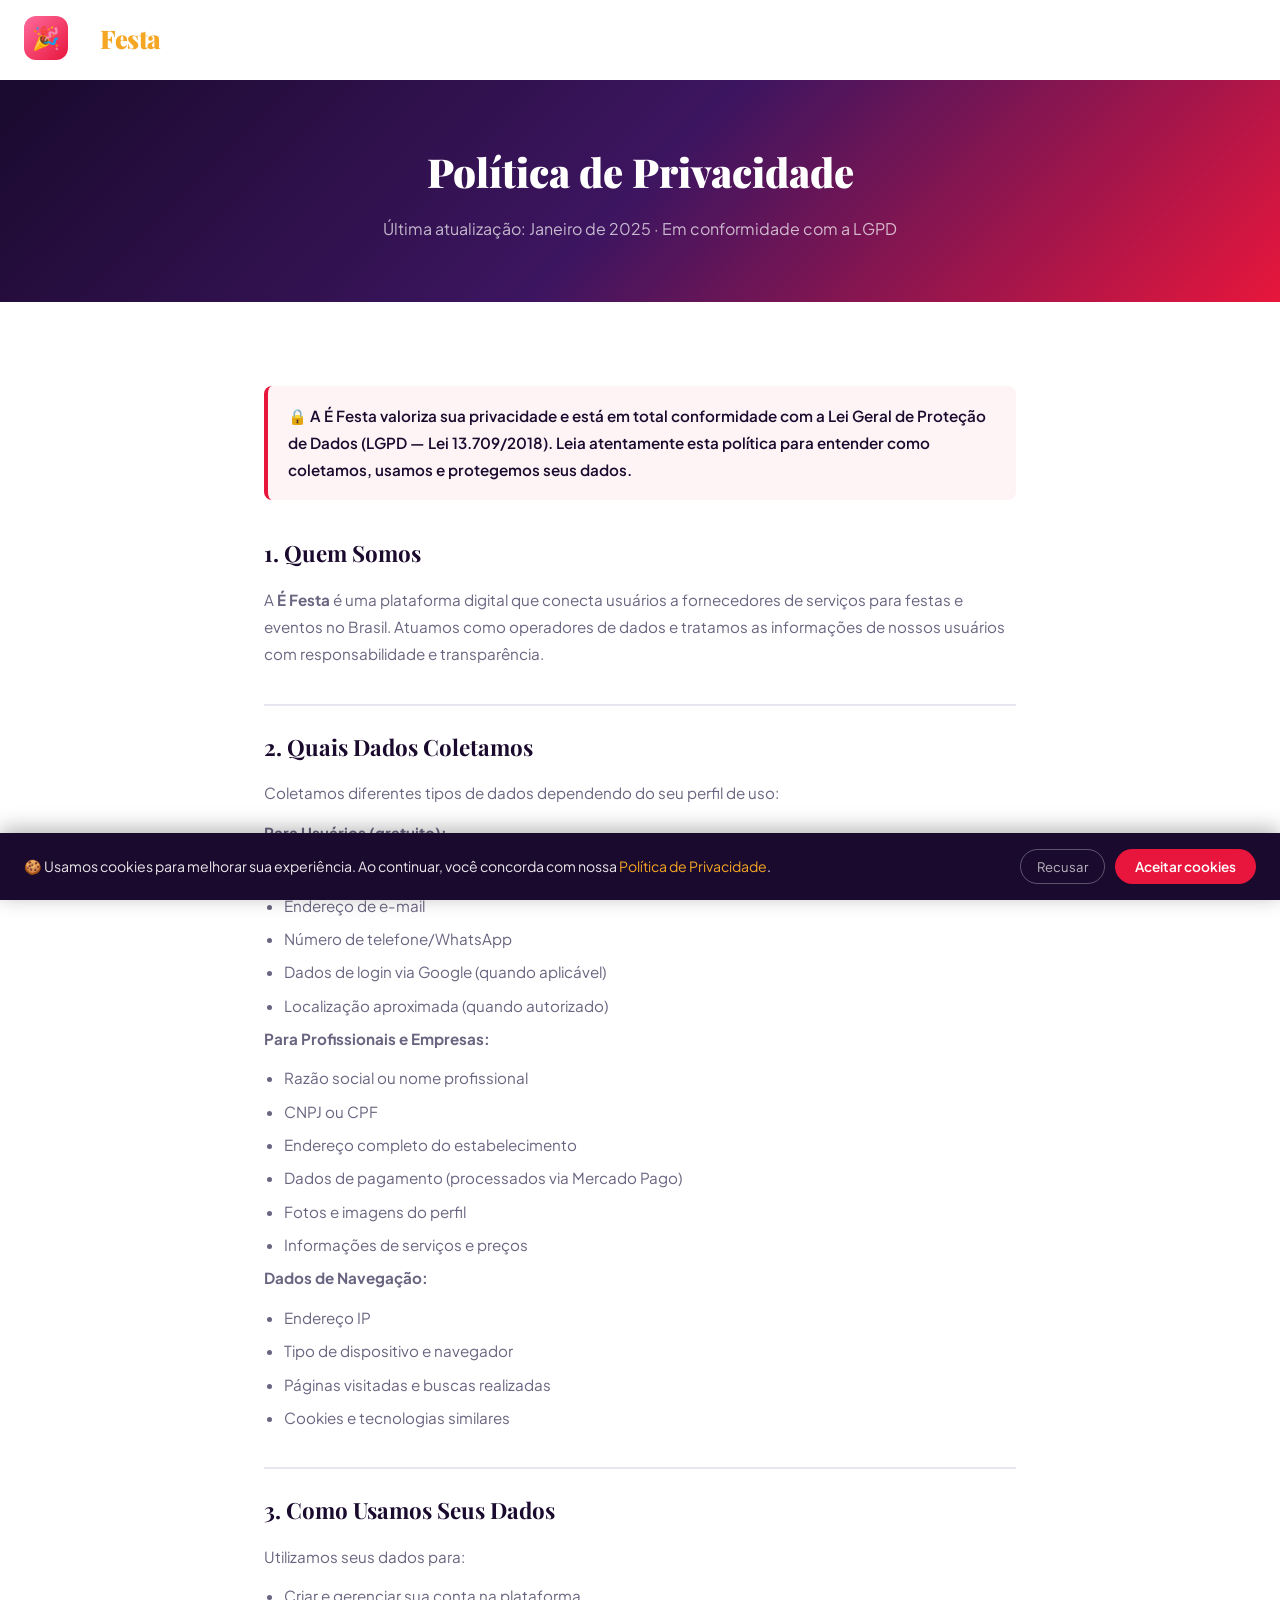
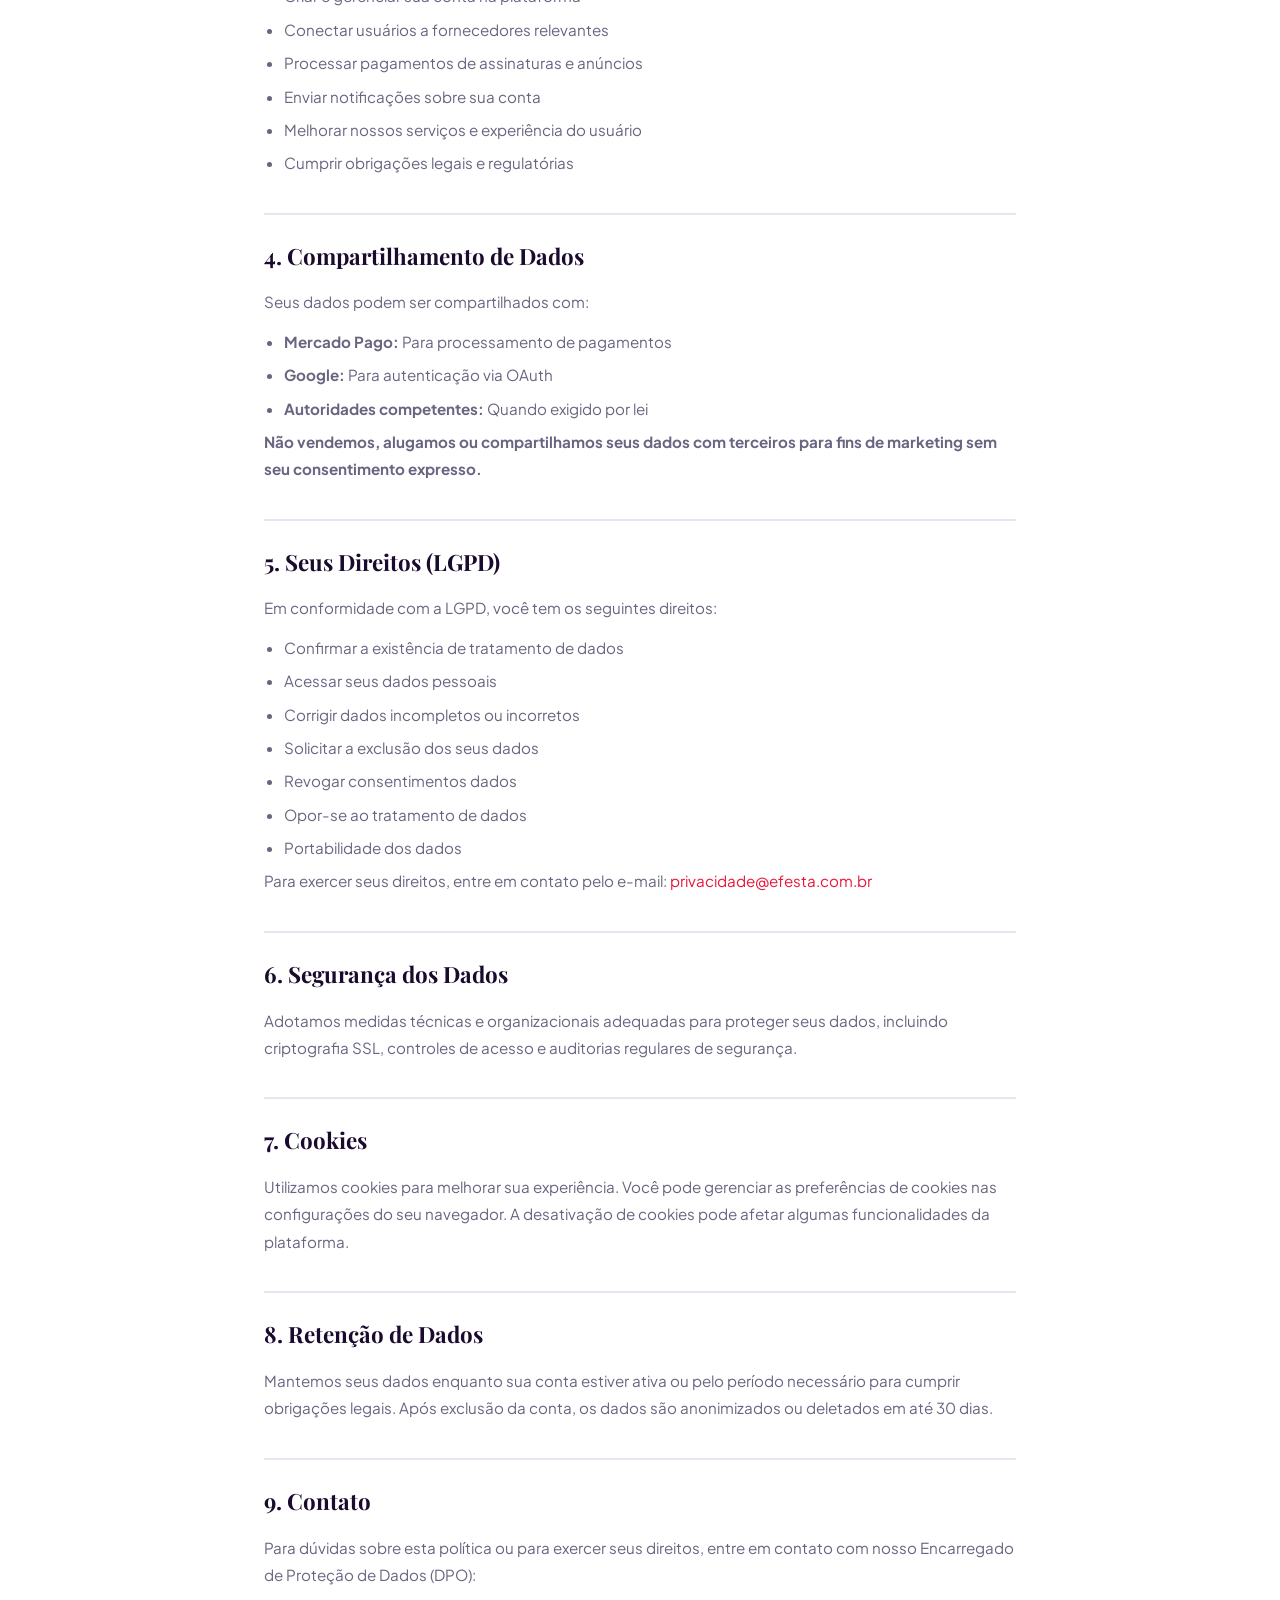
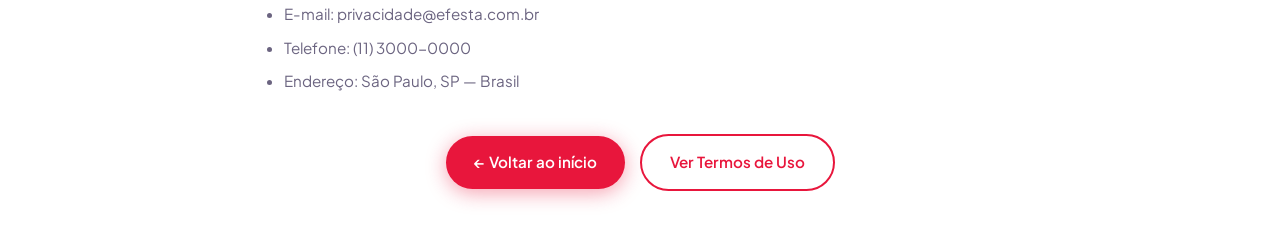
<file: pages/privacidade.html>
<!DOCTYPE html>
<html lang="pt-BR">
<head>
  <meta charset="UTF-8">
  <meta name="viewport" content="width=device-width, initial-scale=1.0">
  <title>Política de Privacidade — É Festa</title>
  <link rel="stylesheet" href="../css/style.css">
  <style>
    .doc-page { padding-top: 80px; }
    .doc-hero {
      background: var(--grad-hero);
      padding: 60px 0;
      text-align: center;
      color: white;
    }
    .doc-content {
      max-width: 800px;
      margin: 0 auto;
      padding: 60px 24px;
    }
    .doc-content h2 {
      font-family: var(--fonte-display);
      font-size: 1.4rem;
      color: var(--cor-terciaria);
      margin: 36px 0 14px;
      padding-top: 24px;
      border-top: 2px solid var(--cinza-medio);
    }
    .doc-content h2:first-of-type { border-top: none; padding-top: 0; }
    .doc-content p, .doc-content li {
      font-size: 0.95rem;
      color: var(--cinza-texto);
      line-height: 1.8;
      margin-bottom: 12px;
    }
    .doc-content ul { padding-left: 20px; }
    .doc-content li { list-style: disc; margin-bottom: 6px; }
    .destaque-box {
      background: rgba(232,22,60,0.05);
      border-left: 4px solid var(--cor-primaria);
      padding: 16px 20px;
      border-radius: var(--raio-sm);
      margin: 24px 0;
    }
    .destaque-box p { margin: 0; font-weight: 600; color: var(--cor-terciaria); }
  </style>
</head>
<body>
<header class="header scrolled" id="header">
  <div class="container header-inner">
    <a href="../index.html" class="logo"><div class="logo-icon">🎉</div><span class="logo-texto">É <span>Festa</span></span></a>
  </div>
</header>

<div class="doc-page">
  <section class="doc-hero">
    <h1 style="font-family:var(--fonte-display);font-size:2.5rem;font-weight:900;margin-bottom:12px;">Política de Privacidade</h1>
    <p style="color:rgba(255,255,255,0.7);">Última atualização: Janeiro de 2025 · Em conformidade com a LGPD</p>
  </section>

  <div class="doc-content">
    <div class="destaque-box">
      <p>🔒 A É Festa valoriza sua privacidade e está em total conformidade com a Lei Geral de Proteção de Dados (LGPD — Lei 13.709/2018). Leia atentamente esta política para entender como coletamos, usamos e protegemos seus dados.</p>
    </div>

    <h2>1. Quem Somos</h2>
    <p>A <strong>É Festa</strong> é uma plataforma digital que conecta usuários a fornecedores de serviços para festas e eventos no Brasil. Atuamos como operadores de dados e tratamos as informações de nossos usuários com responsabilidade e transparência.</p>

    <h2>2. Quais Dados Coletamos</h2>
    <p>Coletamos diferentes tipos de dados dependendo do seu perfil de uso:</p>
    <p><strong>Para Usuários (gratuito):</strong></p>
    <ul>
      <li>Nome completo</li>
      <li>Endereço de e-mail</li>
      <li>Número de telefone/WhatsApp</li>
      <li>Dados de login via Google (quando aplicável)</li>
      <li>Localização aproximada (quando autorizado)</li>
    </ul>
    <p><strong>Para Profissionais e Empresas:</strong></p>
    <ul>
      <li>Razão social ou nome profissional</li>
      <li>CNPJ ou CPF</li>
      <li>Endereço completo do estabelecimento</li>
      <li>Dados de pagamento (processados via Mercado Pago)</li>
      <li>Fotos e imagens do perfil</li>
      <li>Informações de serviços e preços</li>
    </ul>
    <p><strong>Dados de Navegação:</strong></p>
    <ul>
      <li>Endereço IP</li>
      <li>Tipo de dispositivo e navegador</li>
      <li>Páginas visitadas e buscas realizadas</li>
      <li>Cookies e tecnologias similares</li>
    </ul>

    <h2>3. Como Usamos Seus Dados</h2>
    <p>Utilizamos seus dados para:</p>
    <ul>
      <li>Criar e gerenciar sua conta na plataforma</li>
      <li>Conectar usuários a fornecedores relevantes</li>
      <li>Processar pagamentos de assinaturas e anúncios</li>
      <li>Enviar notificações sobre sua conta</li>
      <li>Melhorar nossos serviços e experiência do usuário</li>
      <li>Cumprir obrigações legais e regulatórias</li>
    </ul>

    <h2>4. Compartilhamento de Dados</h2>
    <p>Seus dados podem ser compartilhados com:</p>
    <ul>
      <li><strong>Mercado Pago:</strong> Para processamento de pagamentos</li>
      <li><strong>Google:</strong> Para autenticação via OAuth</li>
      <li><strong>Autoridades competentes:</strong> Quando exigido por lei</li>
    </ul>
    <p><strong>Não vendemos, alugamos ou compartilhamos seus dados com terceiros para fins de marketing sem seu consentimento expresso.</strong></p>

    <h2>5. Seus Direitos (LGPD)</h2>
    <p>Em conformidade com a LGPD, você tem os seguintes direitos:</p>
    <ul>
      <li>Confirmar a existência de tratamento de dados</li>
      <li>Acessar seus dados pessoais</li>
      <li>Corrigir dados incompletos ou incorretos</li>
      <li>Solicitar a exclusão dos seus dados</li>
      <li>Revogar consentimentos dados</li>
      <li>Opor-se ao tratamento de dados</li>
      <li>Portabilidade dos dados</li>
    </ul>
    <p>Para exercer seus direitos, entre em contato pelo e-mail: <a href="mailto:privacidade@efesta.com.br" style="color:var(--cor-primaria);">privacidade@efesta.com.br</a></p>

    <h2>6. Segurança dos Dados</h2>
    <p>Adotamos medidas técnicas e organizacionais adequadas para proteger seus dados, incluindo criptografia SSL, controles de acesso e auditorias regulares de segurança.</p>

    <h2>7. Cookies</h2>
    <p>Utilizamos cookies para melhorar sua experiência. Você pode gerenciar as preferências de cookies nas configurações do seu navegador. A desativação de cookies pode afetar algumas funcionalidades da plataforma.</p>

    <h2>8. Retenção de Dados</h2>
    <p>Mantemos seus dados enquanto sua conta estiver ativa ou pelo período necessário para cumprir obrigações legais. Após exclusão da conta, os dados são anonimizados ou deletados em até 30 dias.</p>

    <h2>9. Contato</h2>
    <p>Para dúvidas sobre esta política ou para exercer seus direitos, entre em contato com nosso Encarregado de Proteção de Dados (DPO):</p>
    <ul>
      <li>E-mail: privacidade@efesta.com.br</li>
      <li>Telefone: (11) 3000-0000</li>
      <li>Endereço: São Paulo, SP — Brasil</li>
    </ul>

    <div style="margin-top:40px;text-align:center;">
      <a href="../index.html" class="btn btn-primario">← Voltar ao início</a>
      <a href="termos.html" class="btn btn-secundario" style="margin-left:12px;">Ver Termos de Uso</a>
    </div>
  </div>
</div>
<script src="../js/main.js"></script>
</body>
</html>
</file>
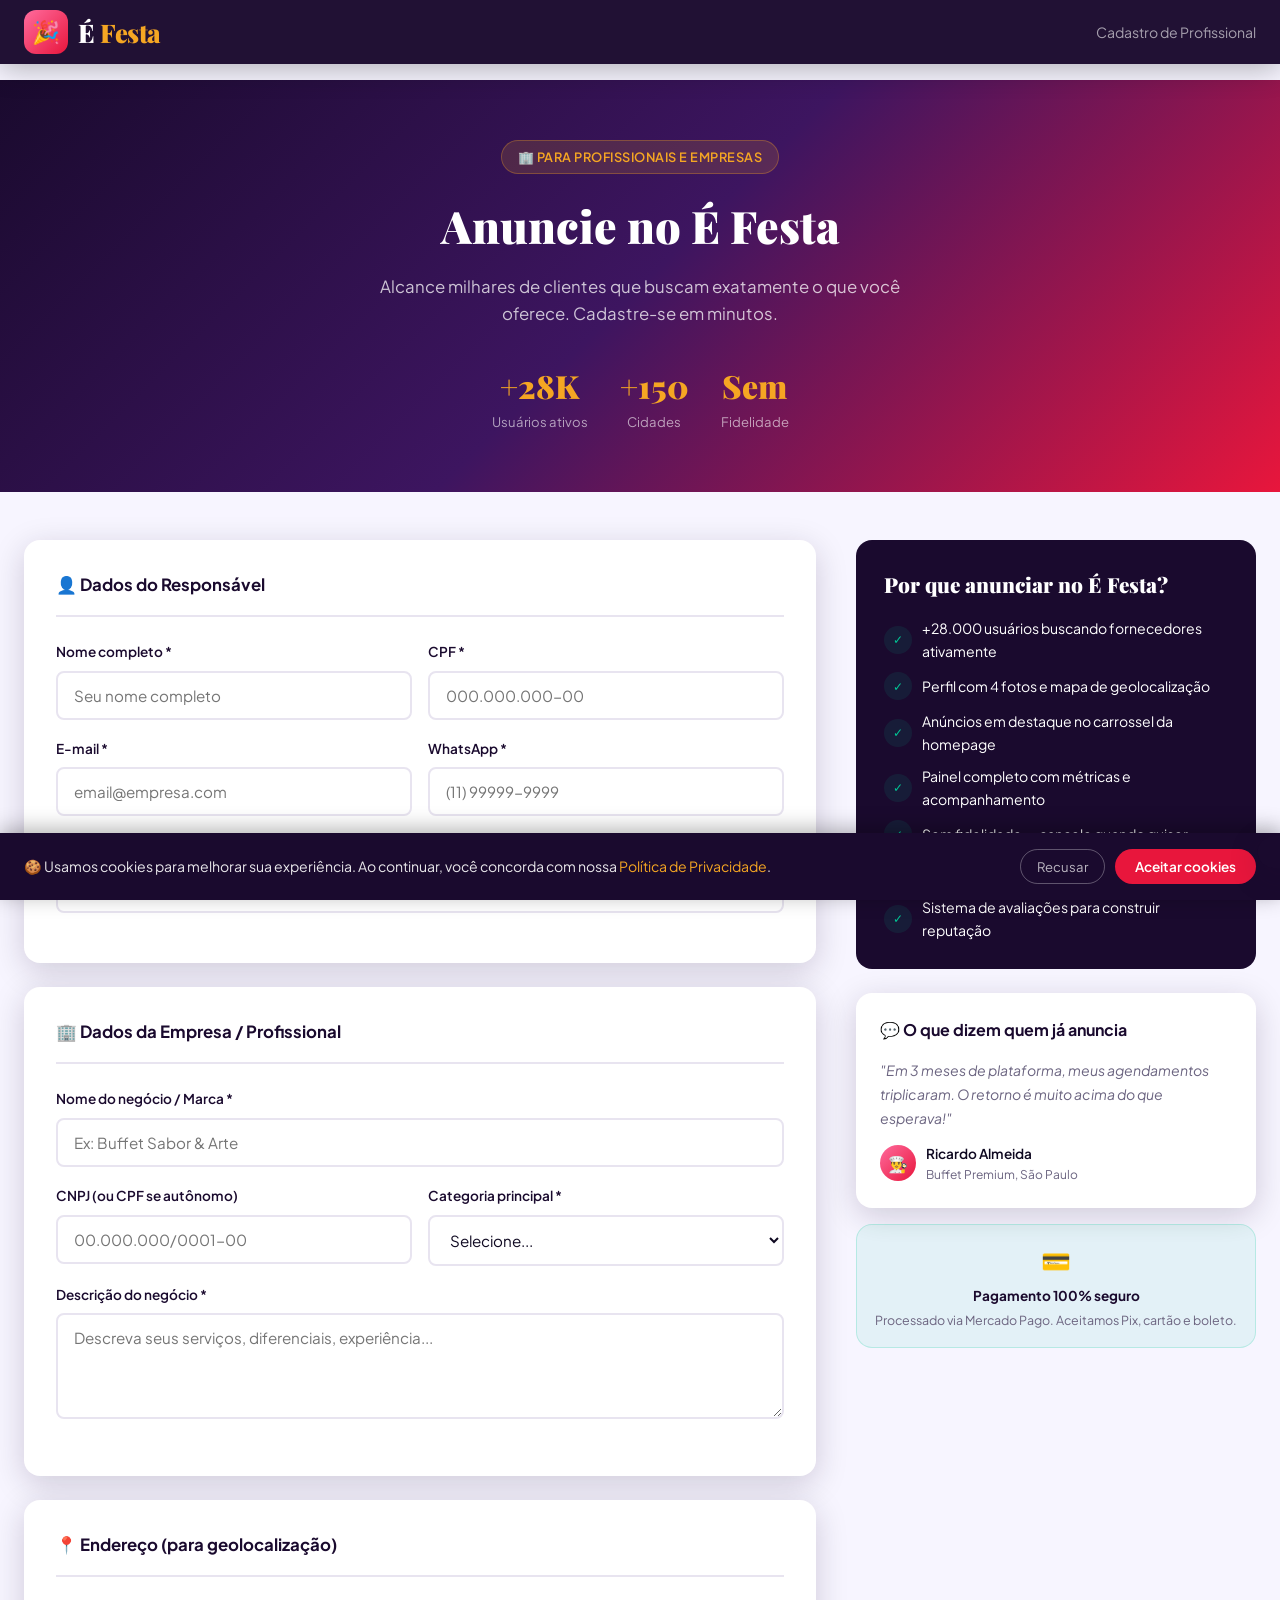
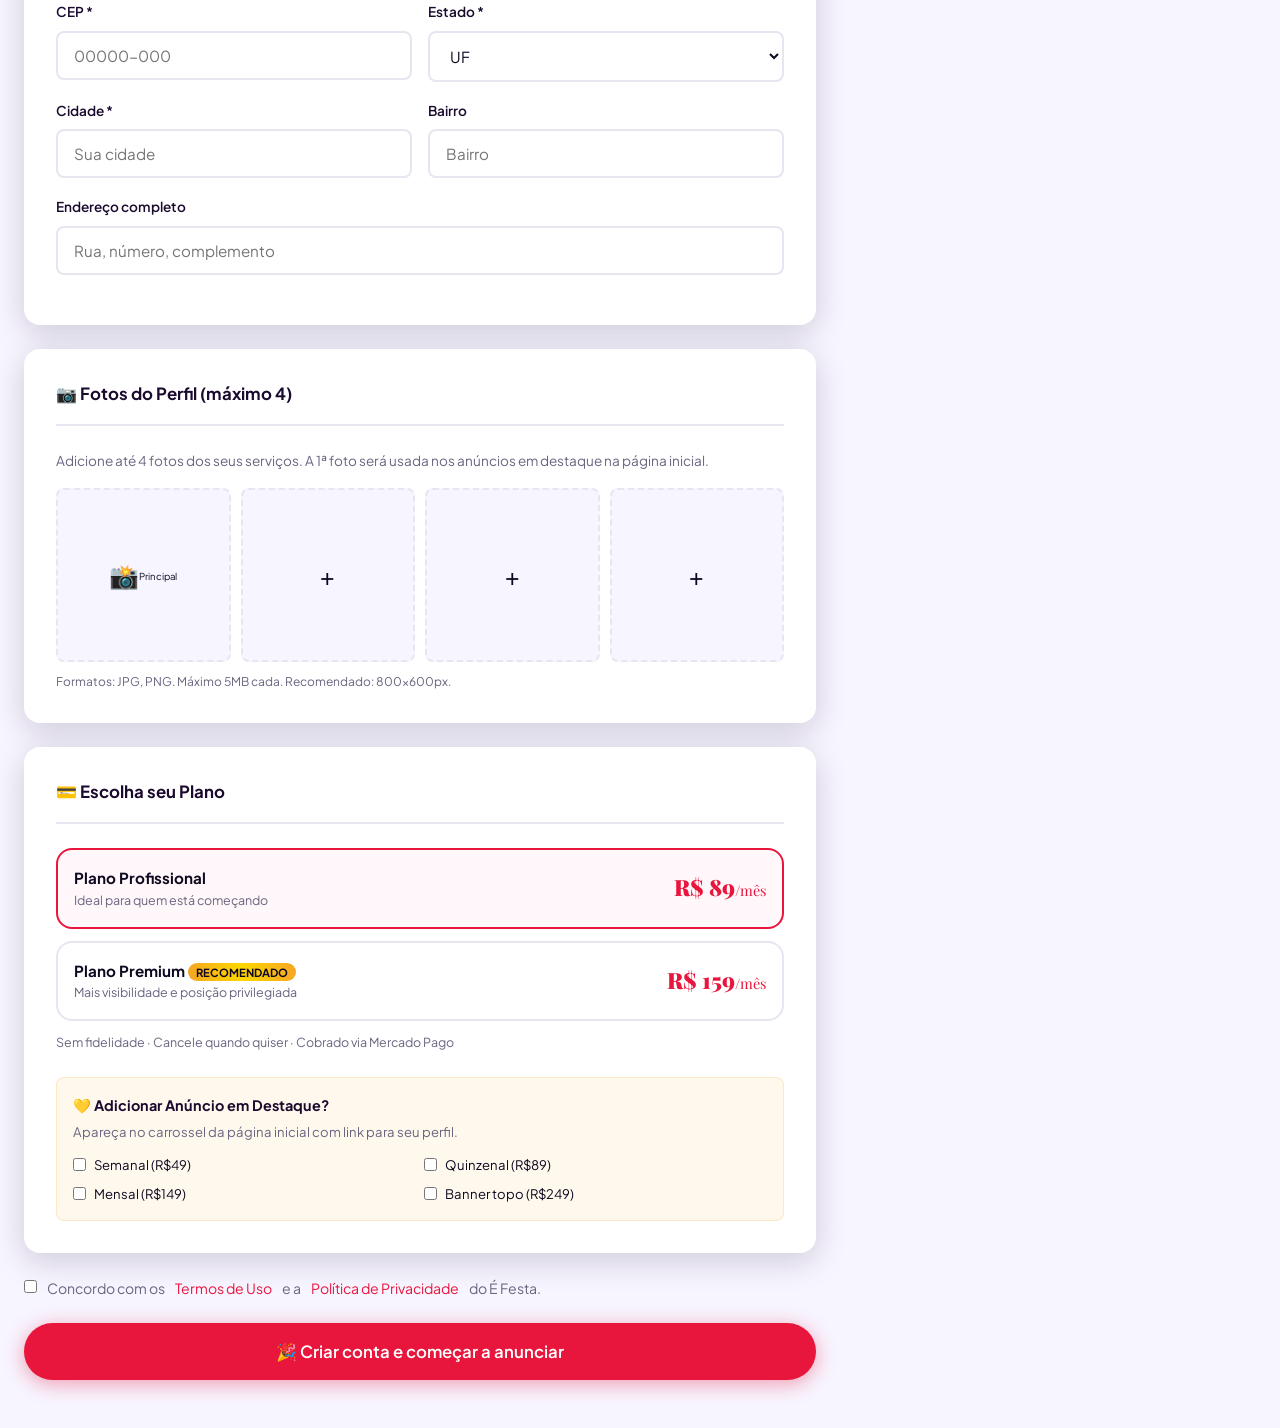
<file: pages/profissional-cadastro.html>
<!DOCTYPE html>
<html lang="pt-BR">
<head>
  <meta charset="UTF-8">
  <meta name="viewport" content="width=device-width, initial-scale=1.0">
  <title>Anunciar no É Festa — Cadastro Profissional</title>
  <link rel="stylesheet" href="../css/style.css">
  <style>
    .cadastro-page { padding-top: 80px; min-height: 100vh; background: var(--cinza-claro); }
    .cadastro-hero {
      background: var(--grad-hero);
      padding: 60px 0;
      text-align: center;
      color: white;
    }
    .cadastro-body { padding: 48px 0; }
    .cadastro-grid {
      display: grid;
      grid-template-columns: 1fr 400px;
      gap: 40px;
      align-items: start;
    }
    .form-section {
      background: white;
      border-radius: var(--raio);
      padding: 32px;
      box-shadow: var(--sombra-card);
      margin-bottom: 24px;
    }
    .form-section-titulo {
      font-weight: 700;
      font-size: 1.05rem;
      color: var(--cor-terciaria);
      margin-bottom: 24px;
      display: flex;
      align-items: center;
      gap: 8px;
      padding-bottom: 16px;
      border-bottom: 2px solid var(--cinza-medio);
    }
    .form-2col { display: grid; grid-template-columns: 1fr 1fr; gap: 16px; }
    .foto-upload-area {
      border: 2px dashed var(--cinza-medio);
      border-radius: var(--raio);
      padding: 32px;
      text-align: center;
      cursor: pointer;
      transition: var(--transicao);
    }
    .foto-upload-area:hover { border-color: var(--cor-primaria); background: rgba(232,22,60,0.02); }
    .fotos-preview { display: grid; grid-template-columns: repeat(4,1fr); gap: 10px; margin-top: 16px; }
    .foto-slot {
      aspect-ratio: 1;
      border: 2px dashed var(--cinza-medio);
      border-radius: var(--raio-sm);
      display: flex;
      align-items: center;
      justify-content: center;
      font-size: 1.5rem;
      cursor: pointer;
      transition: var(--transicao);
      background: var(--cinza-claro);
    }
    .foto-slot:hover { border-color: var(--cor-primaria); }
    .plano-mini {
      border: 2px solid var(--cinza-medio);
      border-radius: var(--raio);
      padding: 16px;
      cursor: pointer;
      transition: var(--transicao);
      margin-bottom: 12px;
    }
    .plano-mini:hover, .plano-mini.selecionado { border-color: var(--cor-primaria); background: rgba(232,22,60,0.03); }
    .plano-mini-header { display: flex; align-items: center; justify-content: space-between; }
    .plano-mini-nome { font-weight: 700; font-size: 0.95rem; }
    .plano-mini-preco { font-family: var(--fonte-display); font-size: 1.4rem; font-weight: 900; color: var(--cor-primaria); }
    .sidebar-sticky { position: sticky; top: 100px; }
    .beneficios { display: flex; flex-direction: column; gap: 10px; }
    .beneficio { display: flex; align-items: center; gap: 10px; font-size: 0.88rem; }
    .beneficio .b-icon { width: 28px; height: 28px; background: rgba(0,200,150,0.1); color: var(--cor-verde); border-radius: 50%; display: flex; align-items: center; justify-content: center; font-size: 0.75rem; flex-shrink: 0; }
    @media(max-width:768px){ .cadastro-grid { grid-template-columns: 1fr; } .form-2col { grid-template-columns: 1fr; } .sidebar-sticky { position: static; } }
  </style>
</head>
<body>
<header class="header scrolled"><div class="container header-inner">
  <a href="../index.html" class="logo"><div class="logo-icon">🎉</div><span class="logo-texto">É <span>Festa</span></span></a>
  <span style="color:rgba(255,255,255,0.6);font-size:0.88rem;">Cadastro de Profissional</span>
</div></header>

<div class="cadastro-page">
  <section class="cadastro-hero">
    <div class="badge" style="background:rgba(245,166,35,0.15);color:var(--cor-secundaria);border-color:rgba(245,166,35,0.3);display:inline-flex;justify-content:center;margin-bottom:16px;">🏢 Para profissionais e empresas</div>
    <h1 style="font-family:var(--fonte-display);font-size:2.8rem;font-weight:900;margin-bottom:12px;">Anuncie no É Festa</h1>
    <p style="color:rgba(255,255,255,0.75);max-width:520px;margin:0 auto;font-size:1.05rem;">Alcance milhares de clientes que buscam exatamente o que você oferece. Cadastre-se em minutos.</p>
    <div style="display:flex;justify-content:center;gap:32px;margin-top:32px;flex-wrap:wrap;">
      <div style="text-align:center;"><div style="font-family:var(--fonte-display);font-size:2rem;font-weight:900;color:var(--cor-secundaria);">+28K</div><div style="font-size:0.82rem;color:rgba(255,255,255,0.6);">Usuários ativos</div></div>
      <div style="text-align:center;"><div style="font-family:var(--fonte-display);font-size:2rem;font-weight:900;color:var(--cor-secundaria);">+150</div><div style="font-size:0.82rem;color:rgba(255,255,255,0.6);">Cidades</div></div>
      <div style="text-align:center;"><div style="font-family:var(--fonte-display);font-size:2rem;font-weight:900;color:var(--cor-secundaria);">Sem</div><div style="font-size:0.82rem;color:rgba(255,255,255,0.6);">Fidelidade</div></div>
    </div>
  </section>

  <section class="cadastro-body">
    <div class="container">
      <div class="cadastro-grid">
        <!-- FORMULÁRIO -->
        <div>
          <form onsubmit="enviarCadastro(event)">
            <!-- Dados básicos -->
            <div class="form-section">
              <div class="form-section-titulo">👤 Dados do Responsável</div>
              <div class="form-2col">
                <div class="form-grupo"><label>Nome completo *</label><input type="text" placeholder="Seu nome completo" required></div>
                <div class="form-grupo"><label>CPF *</label><input type="text" placeholder="000.000.000-00" required></div>
              </div>
              <div class="form-2col">
                <div class="form-grupo"><label>E-mail *</label><input type="email" placeholder="email@empresa.com" required></div>
                <div class="form-grupo"><label>WhatsApp *</label><input type="tel" placeholder="(11) 99999-9999" required></div>
              </div>
              <div class="form-grupo"><label>Senha *</label><input type="password" placeholder="Mínimo 8 caracteres" required minlength="8"></div>
            </div>

            <!-- Dados da empresa -->
            <div class="form-section">
              <div class="form-section-titulo">🏢 Dados da Empresa / Profissional</div>
              <div class="form-grupo"><label>Nome do negócio / Marca *</label><input type="text" placeholder="Ex: Buffet Sabor & Arte" required></div>
              <div class="form-2col">
                <div class="form-grupo"><label>CNPJ (ou CPF se autônomo)</label><input type="text" placeholder="00.000.000/0001-00"></div>
                <div class="form-grupo">
                  <label>Categoria principal *</label>
                  <select required>
                    <option value="">Selecione...</option>
                    <option>Buffet & Gastronomia</option>
                    <option>Decoração</option>
                    <option>Fotografia & Vídeo</option>
                    <option>DJ & Música</option>
                    <option>Salão de Festas</option>
                    <option>Casamentos (pacote completo)</option>
                    <option>Formaturas</option>
                    <option>Bolos & Confeitaria</option>
                    <option>Floricultura</option>
                    <option>Iluminação & Sonorização</option>
                    <option>Locação de Itens</option>
                    <option>Estruturas para Eventos</option>
                    <option>Shows & Entretenimento</option>
                    <option>Ingressos & Ticketing</option>
                    <option>Animação & Recreação</option>
                    <option>Transporte para Eventos</option>
                    <option>Segurança</option>
                    <option>Convites & Papelaria</option>
                    <option>Open Bar & Drinks</option>
                    <option>Cerimonialista</option>
                    <option>Mestre de Cerimônias</option>
                    <option>Assessoria de Eventos</option>
                    <option>Fotocabine / Totem</option>
                    <option>Outro</option>
                  </select>
                </div>
              </div>
              <div class="form-grupo"><label>Descrição do negócio *</label><textarea placeholder="Descreva seus serviços, diferenciais, experiência..." rows="4" required></textarea></div>
            </div>

            <!-- Endereço -->
            <div class="form-section">
              <div class="form-section-titulo">📍 Endereço (para geolocalização)</div>
              <div class="form-2col">
                <div class="form-grupo"><label>CEP *</label><input type="text" placeholder="00000-000" required></div>
                <div class="form-grupo"><label>Estado *</label><select required><option value="">UF</option><option>SP</option><option>RJ</option><option>MG</option><option>RS</option><option>PR</option><option>SC</option><option>BA</option><option>GO</option><option>DF</option><option>PE</option><option>CE</option><option>AM</option><option>Outros</option></select></div>
              </div>
              <div class="form-2col">
                <div class="form-grupo"><label>Cidade *</label><input type="text" placeholder="Sua cidade" required></div>
                <div class="form-grupo"><label>Bairro</label><input type="text" placeholder="Bairro"></div>
              </div>
              <div class="form-grupo"><label>Endereço completo</label><input type="text" placeholder="Rua, número, complemento"></div>
            </div>

            <!-- Fotos -->
            <div class="form-section">
              <div class="form-section-titulo">📷 Fotos do Perfil (máximo 4)</div>
              <p style="font-size:0.85rem;color:var(--cinza-texto);margin-bottom:16px;">Adicione até 4 fotos dos seus serviços. A 1ª foto será usada nos anúncios em destaque na página inicial.</p>
              <div class="fotos-preview">
                <div class="foto-slot" title="Foto principal (aparece nos destaques)">📸<br><small style="font-size:0.6rem;display:block;margin-top:4px;">Principal</small></div>
                <div class="foto-slot">+</div>
                <div class="foto-slot">+</div>
                <div class="foto-slot">+</div>
              </div>
              <p style="font-size:0.75rem;color:var(--cinza-texto);margin-top:10px;">Formatos: JPG, PNG. Máximo 5MB cada. Recomendado: 800x600px.</p>
            </div>

            <!-- Plano -->
            <div class="form-section">
              <div class="form-section-titulo">💳 Escolha seu Plano</div>
              <div class="plano-mini selecionado" onclick="document.querySelectorAll('.plano-mini').forEach(p=>p.classList.remove('selecionado'));this.classList.add('selecionado')">
                <div class="plano-mini-header">
                  <div>
                    <div class="plano-mini-nome">Plano Profissional</div>
                    <div style="font-size:0.78rem;color:var(--cinza-texto);">Ideal para quem está começando</div>
                  </div>
                  <div class="plano-mini-preco">R$ 89<span style="font-size:0.9rem;font-weight:400;">/mês</span></div>
                </div>
              </div>
              <div class="plano-mini" onclick="document.querySelectorAll('.plano-mini').forEach(p=>p.classList.remove('selecionado'));this.classList.add('selecionado')">
                <div class="plano-mini-header">
                  <div>
                    <div class="plano-mini-nome">Plano Premium <span style="background:var(--grad-dourado);color:var(--preto-suave);font-size:0.7rem;padding:2px 8px;border-radius:100px;font-weight:700;">RECOMENDADO</span></div>
                    <div style="font-size:0.78rem;color:var(--cinza-texto);">Mais visibilidade e posição privilegiada</div>
                  </div>
                  <div class="plano-mini-preco">R$ 159<span style="font-size:0.9rem;font-weight:400;">/mês</span></div>
                </div>
              </div>
              <p style="font-size:0.78rem;color:var(--cinza-texto);margin-top:8px;">Sem fidelidade · Cancele quando quiser · Cobrado via Mercado Pago</p>

              <div style="margin-top:24px;padding:16px;background:rgba(245,166,35,0.08);border-radius:var(--raio-sm);border:1px solid rgba(245,166,35,0.2);">
                <div style="font-weight:700;font-size:0.9rem;color:var(--cor-terciaria);margin-bottom:4px;">💛 Adicionar Anúncio em Destaque?</div>
                <div style="font-size:0.82rem;color:var(--cinza-texto);margin-bottom:12px;">Apareça no carrossel da página inicial com link para seu perfil.</div>
                <div style="display:grid;grid-template-columns:repeat(2,1fr);gap:8px;">
                  <label style="display:flex;align-items:center;gap:8px;cursor:pointer;font-size:0.82rem;"><input type="checkbox"> Semanal (R$49)</label>
                  <label style="display:flex;align-items:center;gap:8px;cursor:pointer;font-size:0.82rem;"><input type="checkbox"> Quinzenal (R$89)</label>
                  <label style="display:flex;align-items:center;gap:8px;cursor:pointer;font-size:0.82rem;"><input type="checkbox"> Mensal (R$149)</label>
                  <label style="display:flex;align-items:center;gap:8px;cursor:pointer;font-size:0.82rem;"><input type="checkbox"> Banner topo (R$249)</label>
                </div>
              </div>
            </div>

            <!-- Concordar -->
            <div style="margin-bottom:24px;">
              <label style="display:flex;align-items:flex-start;gap:10px;cursor:pointer;font-size:0.88rem;color:var(--cinza-texto);">
                <input type="checkbox" required style="margin-top:3px;flex-shrink:0;">
                Concordo com os <a href="termos.html" style="color:var(--cor-primaria);">Termos de Uso</a> e a <a href="privacidade.html" style="color:var(--cor-primaria);">Política de Privacidade</a> do É Festa.
              </label>
            </div>

            <button type="submit" class="btn btn-primario btn-lg" style="width:100%;justify-content:center;">🎉 Criar conta e começar a anunciar</button>
          </form>
        </div>

        <!-- SIDEBAR -->
        <div class="sidebar-sticky">
          <div style="background:var(--cor-terciaria);border-radius:var(--raio);padding:28px;color:white;margin-bottom:24px;">
            <div style="font-family:var(--fonte-display);font-size:1.3rem;font-weight:900;margin-bottom:16px;">Por que anunciar no É Festa?</div>
            <div class="beneficios">
              <div class="beneficio"><div class="b-icon">✓</div><span>+28.000 usuários buscando fornecedores ativamente</span></div>
              <div class="beneficio"><div class="b-icon">✓</div><span>Perfil com 4 fotos e mapa de geolocalização</span></div>
              <div class="beneficio"><div class="b-icon">✓</div><span>Anúncios em destaque no carrossel da homepage</span></div>
              <div class="beneficio"><div class="b-icon">✓</div><span>Painel completo com métricas e acompanhamento</span></div>
              <div class="beneficio"><div class="b-icon">✓</div><span>Sem fidelidade — cancele quando quiser</span></div>
              <div class="beneficio"><div class="b-icon">✓</div><span>Suporte dedicado para anunciantes</span></div>
              <div class="beneficio"><div class="b-icon">✓</div><span>Sistema de avaliações para construir reputação</span></div>
            </div>
          </div>

          <div style="background:white;border-radius:var(--raio);padding:24px;box-shadow:var(--sombra-card);">
            <div style="font-weight:700;color:var(--cor-terciaria);margin-bottom:16px;">💬 O que dizem quem já anuncia</div>
            <div style="font-size:0.88rem;color:var(--cinza-texto);font-style:italic;line-height:1.7;margin-bottom:12px;">"Em 3 meses de plataforma, meus agendamentos triplicaram. O retorno é muito acima do que esperava!"</div>
            <div style="display:flex;align-items:center;gap:10px;">
              <div style="width:36px;height:36px;background:var(--grad-rosa);border-radius:50%;display:flex;align-items:center;justify-content:center;">👨‍🍳</div>
              <div><div style="font-weight:600;font-size:0.85rem;">Ricardo Almeida</div><div style="font-size:0.75rem;color:var(--cinza-texto);">Buffet Premium, São Paulo</div></div>
            </div>
          </div>

          <div style="background:rgba(0,200,150,0.08);border:1px solid rgba(0,200,150,0.2);border-radius:var(--raio);padding:16px;margin-top:16px;text-align:center;">
            <div style="font-size:1.5rem;margin-bottom:6px;">💳</div>
            <div style="font-size:0.85rem;font-weight:700;color:var(--cor-terciaria);">Pagamento 100% seguro</div>
            <div style="font-size:0.78rem;color:var(--cinza-texto);margin-top:4px;">Processado via Mercado Pago. Aceitamos Pix, cartão e boleto.</div>
          </div>
        </div>
      </div>
    </div>
  </section>
</div>

<div class="toast" id="toast"></div>
<script src="../js/main.js"></script>
<script>
function enviarCadastro(e) {
  e.preventDefault();
  mostrarToast('🎉 Cadastro enviado! Aguarde a aprovação em até 24h.', 'sucesso');
  setTimeout(() => window.location.href = '../index.html', 3000);
}
</script>
</body>
</html>
</file>
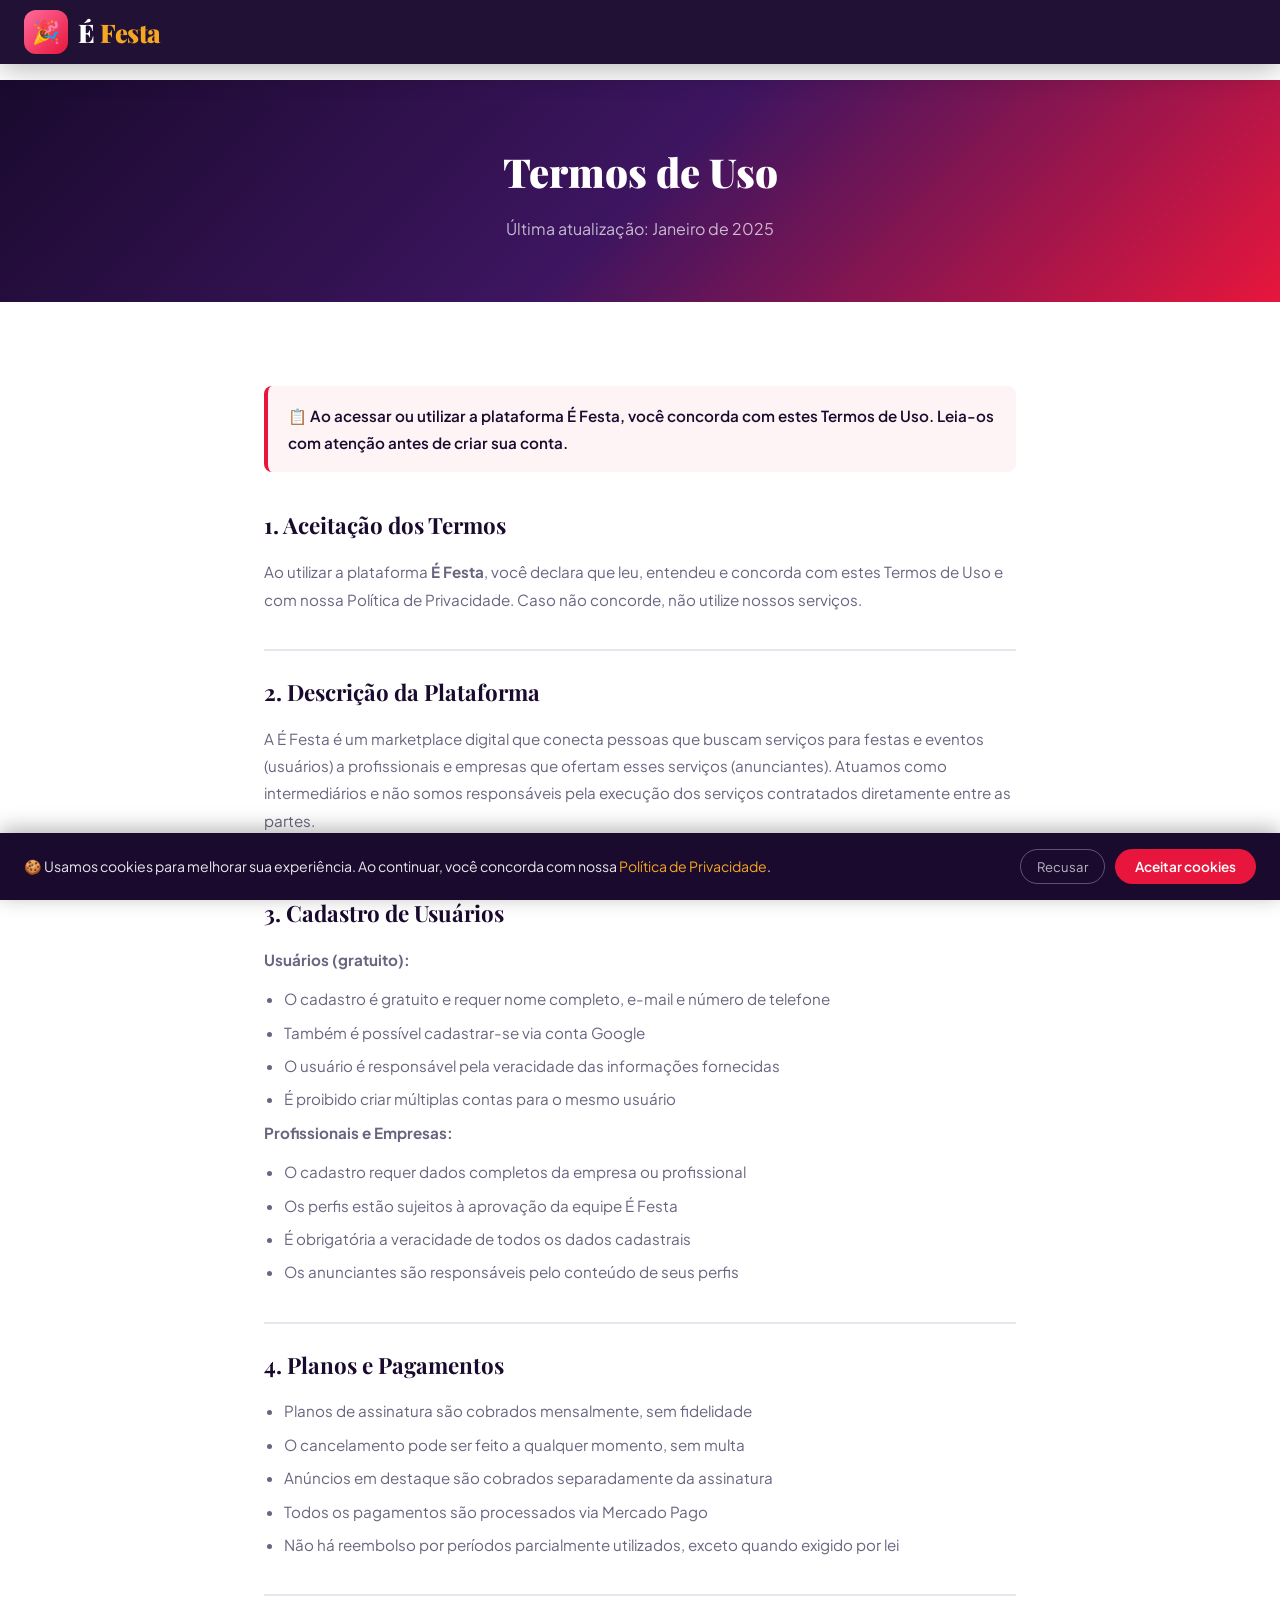
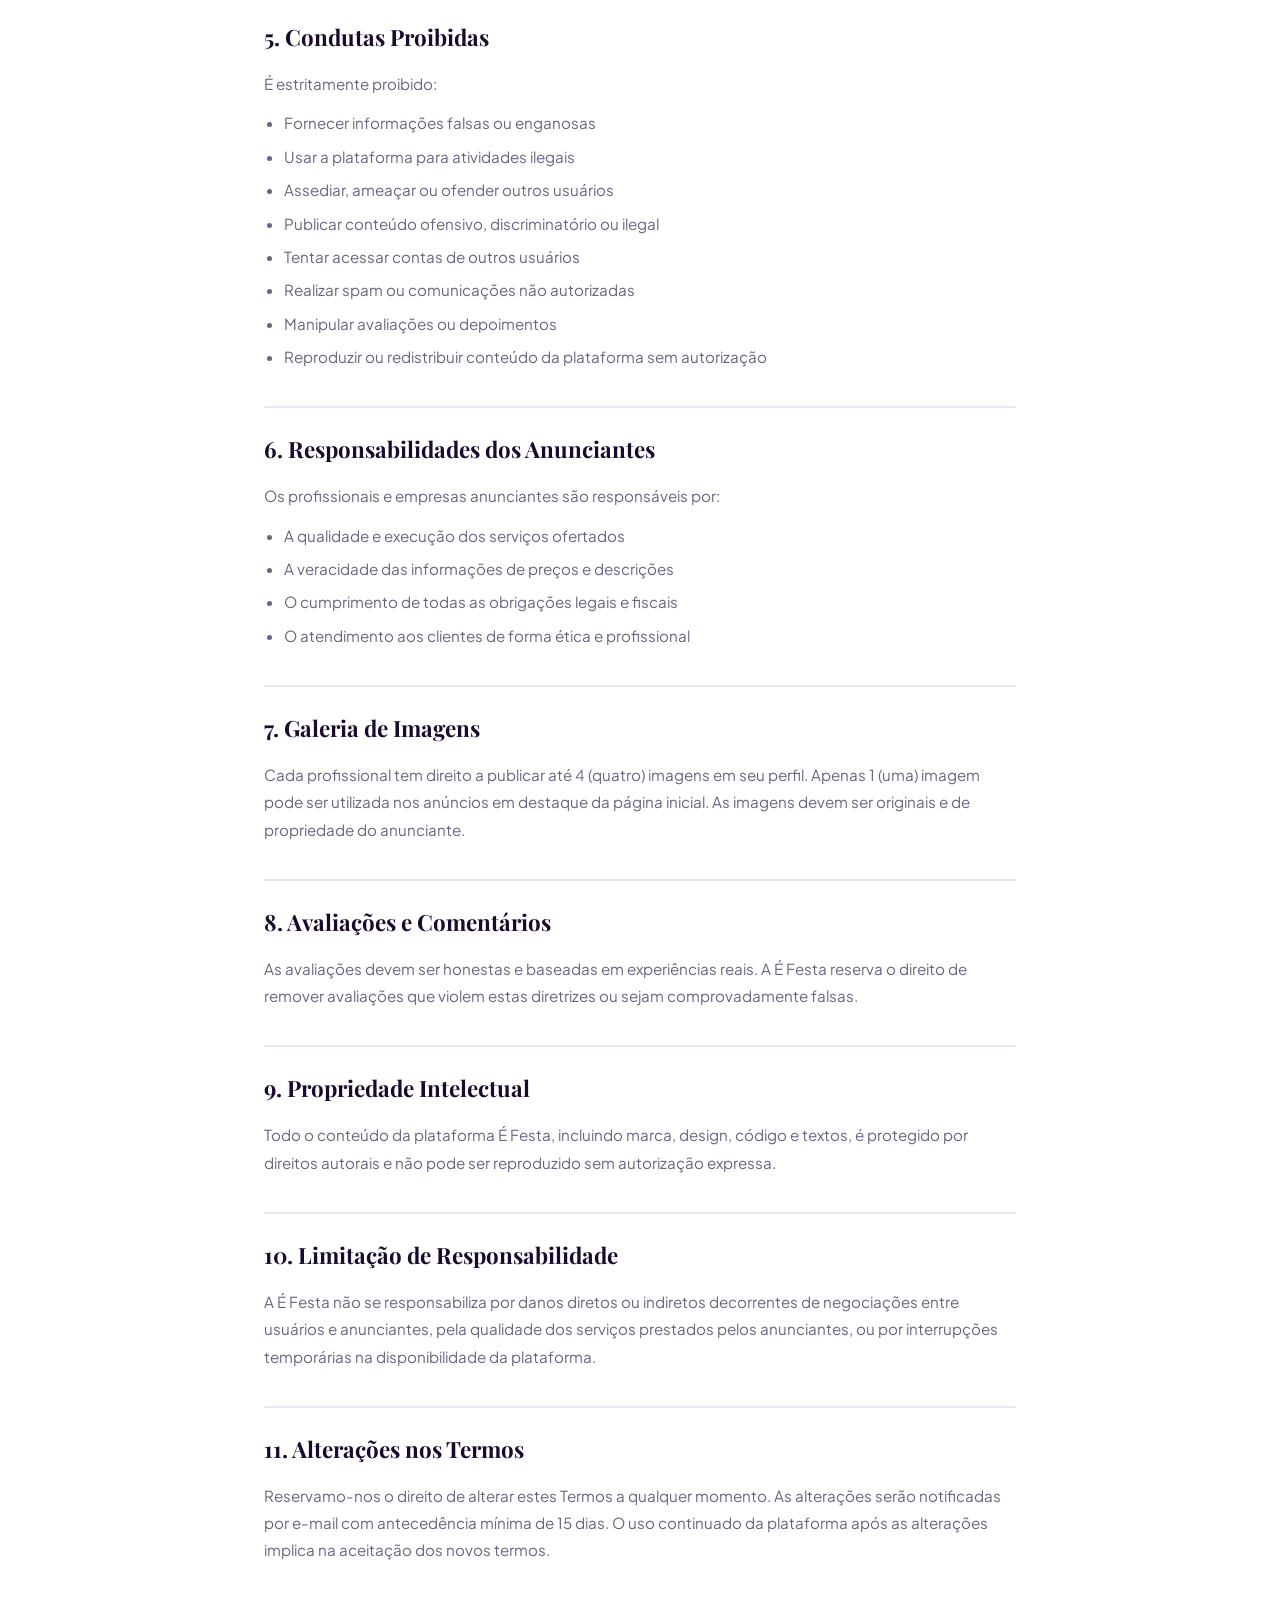
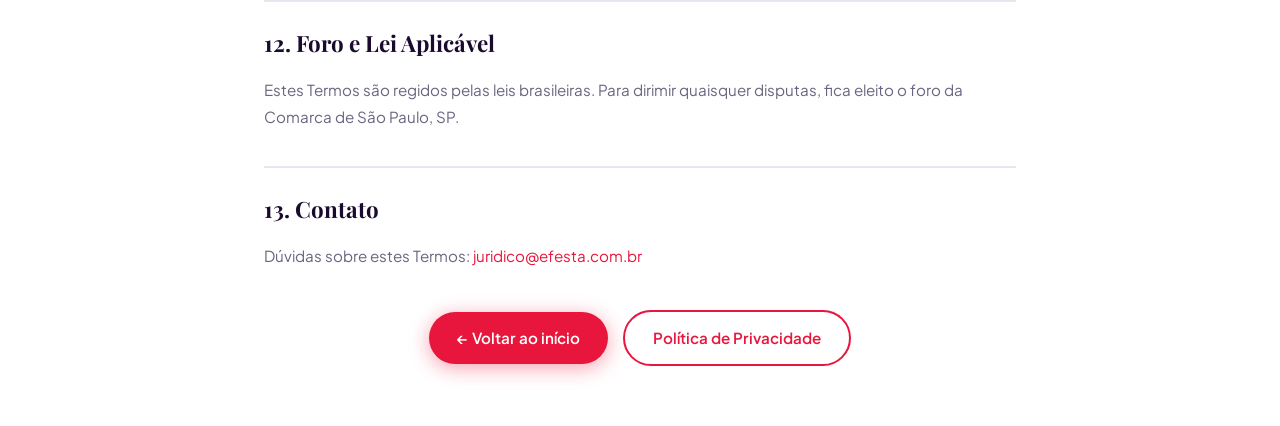
<file: pages/termos.html>
<!DOCTYPE html>
<html lang="pt-BR">
<head>
  <meta charset="UTF-8">
  <meta name="viewport" content="width=device-width, initial-scale=1.0">
  <title>Termos de Uso — É Festa</title>
  <link rel="stylesheet" href="../css/style.css">
  <style>
    .doc-page { padding-top: 80px; }
    .doc-hero { background: var(--grad-hero); padding: 60px 0; text-align: center; color: white; }
    .doc-content { max-width: 800px; margin: 0 auto; padding: 60px 24px; }
    .doc-content h2 { font-family: var(--fonte-display); font-size: 1.4rem; color: var(--cor-terciaria); margin: 36px 0 14px; padding-top: 24px; border-top: 2px solid var(--cinza-medio); }
    .doc-content h2:first-of-type { border-top: none; padding-top: 0; }
    .doc-content p, .doc-content li { font-size: 0.95rem; color: var(--cinza-texto); line-height: 1.8; margin-bottom: 12px; }
    .doc-content ul { padding-left: 20px; }
    .doc-content li { list-style: disc; margin-bottom: 6px; }
    .destaque-box { background: rgba(232,22,60,0.05); border-left: 4px solid var(--cor-primaria); padding: 16px 20px; border-radius: var(--raio-sm); margin: 24px 0; }
    .destaque-box p { margin: 0; font-weight: 600; color: var(--cor-terciaria); }
  </style>
</head>
<body>
<header class="header scrolled"><div class="container header-inner"><a href="../index.html" class="logo"><div class="logo-icon">🎉</div><span class="logo-texto">É <span>Festa</span></span></a></div></header>

<div class="doc-page">
  <section class="doc-hero">
    <h1 style="font-family:var(--fonte-display);font-size:2.5rem;font-weight:900;margin-bottom:12px;">Termos de Uso</h1>
    <p style="color:rgba(255,255,255,0.7);">Última atualização: Janeiro de 2025</p>
  </section>

  <div class="doc-content">
    <div class="destaque-box">
      <p>📋 Ao acessar ou utilizar a plataforma É Festa, você concorda com estes Termos de Uso. Leia-os com atenção antes de criar sua conta.</p>
    </div>

    <h2>1. Aceitação dos Termos</h2>
    <p>Ao utilizar a plataforma <strong>É Festa</strong>, você declara que leu, entendeu e concorda com estes Termos de Uso e com nossa Política de Privacidade. Caso não concorde, não utilize nossos serviços.</p>

    <h2>2. Descrição da Plataforma</h2>
    <p>A É Festa é um marketplace digital que conecta pessoas que buscam serviços para festas e eventos (usuários) a profissionais e empresas que ofertam esses serviços (anunciantes). Atuamos como intermediários e não somos responsáveis pela execução dos serviços contratados diretamente entre as partes.</p>

    <h2>3. Cadastro de Usuários</h2>
    <p><strong>Usuários (gratuito):</strong></p>
    <ul>
      <li>O cadastro é gratuito e requer nome completo, e-mail e número de telefone</li>
      <li>Também é possível cadastrar-se via conta Google</li>
      <li>O usuário é responsável pela veracidade das informações fornecidas</li>
      <li>É proibido criar múltiplas contas para o mesmo usuário</li>
    </ul>
    <p><strong>Profissionais e Empresas:</strong></p>
    <ul>
      <li>O cadastro requer dados completos da empresa ou profissional</li>
      <li>Os perfis estão sujeitos à aprovação da equipe É Festa</li>
      <li>É obrigatória a veracidade de todos os dados cadastrais</li>
      <li>Os anunciantes são responsáveis pelo conteúdo de seus perfis</li>
    </ul>

    <h2>4. Planos e Pagamentos</h2>
    <ul>
      <li>Planos de assinatura são cobrados mensalmente, sem fidelidade</li>
      <li>O cancelamento pode ser feito a qualquer momento, sem multa</li>
      <li>Anúncios em destaque são cobrados separadamente da assinatura</li>
      <li>Todos os pagamentos são processados via Mercado Pago</li>
      <li>Não há reembolso por períodos parcialmente utilizados, exceto quando exigido por lei</li>
    </ul>

    <h2>5. Condutas Proibidas</h2>
    <p>É estritamente proibido:</p>
    <ul>
      <li>Fornecer informações falsas ou enganosas</li>
      <li>Usar a plataforma para atividades ilegais</li>
      <li>Assediar, ameaçar ou ofender outros usuários</li>
      <li>Publicar conteúdo ofensivo, discriminatório ou ilegal</li>
      <li>Tentar acessar contas de outros usuários</li>
      <li>Realizar spam ou comunicações não autorizadas</li>
      <li>Manipular avaliações ou depoimentos</li>
      <li>Reproduzir ou redistribuir conteúdo da plataforma sem autorização</li>
    </ul>

    <h2>6. Responsabilidades dos Anunciantes</h2>
    <p>Os profissionais e empresas anunciantes são responsáveis por:</p>
    <ul>
      <li>A qualidade e execução dos serviços ofertados</li>
      <li>A veracidade das informações de preços e descrições</li>
      <li>O cumprimento de todas as obrigações legais e fiscais</li>
      <li>O atendimento aos clientes de forma ética e profissional</li>
    </ul>

    <h2>7. Galeria de Imagens</h2>
    <p>Cada profissional tem direito a publicar até 4 (quatro) imagens em seu perfil. Apenas 1 (uma) imagem pode ser utilizada nos anúncios em destaque da página inicial. As imagens devem ser originais e de propriedade do anunciante.</p>

    <h2>8. Avaliações e Comentários</h2>
    <p>As avaliações devem ser honestas e baseadas em experiências reais. A É Festa reserva o direito de remover avaliações que violem estas diretrizes ou sejam comprovadamente falsas.</p>

    <h2>9. Propriedade Intelectual</h2>
    <p>Todo o conteúdo da plataforma É Festa, incluindo marca, design, código e textos, é protegido por direitos autorais e não pode ser reproduzido sem autorização expressa.</p>

    <h2>10. Limitação de Responsabilidade</h2>
    <p>A É Festa não se responsabiliza por danos diretos ou indiretos decorrentes de negociações entre usuários e anunciantes, pela qualidade dos serviços prestados pelos anunciantes, ou por interrupções temporárias na disponibilidade da plataforma.</p>

    <h2>11. Alterações nos Termos</h2>
    <p>Reservamo-nos o direito de alterar estes Termos a qualquer momento. As alterações serão notificadas por e-mail com antecedência mínima de 15 dias. O uso continuado da plataforma após as alterações implica na aceitação dos novos termos.</p>

    <h2>12. Foro e Lei Aplicável</h2>
    <p>Estes Termos são regidos pelas leis brasileiras. Para dirimir quaisquer disputas, fica eleito o foro da Comarca de São Paulo, SP.</p>

    <h2>13. Contato</h2>
    <p>Dúvidas sobre estes Termos: <a href="mailto:juridico@efesta.com.br" style="color:var(--cor-primaria);">juridico@efesta.com.br</a></p>

    <div style="margin-top:40px;text-align:center;">
      <a href="../index.html" class="btn btn-primario">← Voltar ao início</a>
      <a href="privacidade.html" class="btn btn-secundario" style="margin-left:12px;">Política de Privacidade</a>
    </div>
  </div>
</div>
<script src="../js/main.js"></script>
</body>
</html>
</file>
<file: css/style.css>
/* =============================================
   É FESTA — Design System
   Paleta: Festivo, quente, vibrante e elegante
   ============================================= */

@import url('https://fonts.googleapis.com/css2?family=Playfair+Display:wght@700;900&family=Plus+Jakarta+Sans:wght@300;400;500;600;700&display=swap');

:root {
  /* Cores principais */
  --cor-primaria: #E8163C;      /* Vermelho festivo */
  --cor-secundaria: #F5A623;    /* Dourado vibrante */
  --cor-terciaria: #1A0A2E;     /* Roxo escuro profundo */
  --cor-acento: #FF6B9D;        /* Rosa festa */
  --cor-verde: #00C896;         /* Verde destaque */

  /* Neutros */
  --branco: #FFFFFF;
  --cinza-claro: #F7F5FF;
  --cinza-medio: #E8E4F0;
  --cinza-texto: #6B6480;
  --preto-suave: #0E0820;

  /* Gradientes */
  --grad-hero: linear-gradient(135deg, #1A0A2E 0%, #3D1560 50%, #E8163C 100%);
  --grad-card: linear-gradient(135deg, #1A0A2E, #2D0F4E);
  --grad-dourado: linear-gradient(90deg, #F5A623, #FFD700, #F5A623);
  --grad-rosa: linear-gradient(135deg, #FF6B9D, #E8163C);

  /* Tipografia */
  --fonte-display: 'Playfair Display', serif;
  --fonte-corpo: 'Plus Jakarta Sans', sans-serif;

  /* Sombras */
  --sombra-card: 0 8px 32px rgba(26, 10, 46, 0.18);
  --sombra-hover: 0 16px 48px rgba(232, 22, 60, 0.25);
  --sombra-dourada: 0 8px 32px rgba(245, 166, 35, 0.35);

  /* Bordas */
  --raio: 16px;
  --raio-sm: 8px;
  --raio-xl: 32px;

  /* Transições */
  --transicao: all 0.3s cubic-bezier(0.4, 0, 0.2, 1);
}

/* ====== RESET & BASE ====== */
*, *::before, *::after { box-sizing: border-box; margin: 0; padding: 0; }

html { scroll-behavior: smooth; }

body {
  font-family: var(--fonte-corpo);
  color: var(--preto-suave);
  background: var(--branco);
  line-height: 1.6;
  overflow-x: hidden;
}

a { text-decoration: none; color: inherit; }
img { max-width: 100%; display: block; }
ul { list-style: none; }
button { cursor: pointer; border: none; font-family: var(--fonte-corpo); }

/* ====== UTILITÁRIOS ====== */
.container {
  max-width: 1280px;
  margin: 0 auto;
  padding: 0 24px;
}

.secao { padding: 80px 0; }

.titulo-secao {
  font-family: var(--fonte-display);
  font-size: clamp(2rem, 4vw, 3rem);
  color: var(--cor-terciaria);
  margin-bottom: 16px;
}

.titulo-secao span { color: var(--cor-primaria); }

.subtitulo-secao {
  font-size: 1.1rem;
  color: var(--cinza-texto);
  max-width: 600px;
}

.badge {
  display: inline-flex;
  align-items: center;
  gap: 6px;
  background: rgba(232, 22, 60, 0.1);
  color: var(--cor-primaria);
  border: 1px solid rgba(232, 22, 60, 0.25);
  border-radius: 100px;
  padding: 6px 16px;
  font-size: 0.8rem;
  font-weight: 600;
  letter-spacing: 0.5px;
  text-transform: uppercase;
  margin-bottom: 20px;
}

/* ====== BOTÕES ====== */
.btn {
  display: inline-flex;
  align-items: center;
  justify-content: center;
  gap: 8px;
  padding: 14px 28px;
  border-radius: 100px;
  font-size: 0.95rem;
  font-weight: 600;
  transition: var(--transicao);
  white-space: nowrap;
}

.btn-primario {
  background: var(--cor-primaria);
  color: var(--branco);
  box-shadow: 0 4px 20px rgba(232, 22, 60, 0.4);
}
.btn-primario:hover {
  background: #c4102e;
  transform: translateY(-2px);
  box-shadow: 0 8px 30px rgba(232, 22, 60, 0.5);
}

.btn-secundario {
  background: transparent;
  color: var(--cor-primaria);
  border: 2px solid var(--cor-primaria);
}
.btn-secundario:hover {
  background: var(--cor-primaria);
  color: var(--branco);
  transform: translateY(-2px);
}

.btn-dourado {
  background: var(--grad-dourado);
  color: var(--preto-suave);
  font-weight: 700;
  box-shadow: var(--sombra-dourada);
}
.btn-dourado:hover {
  transform: translateY(-2px);
  box-shadow: 0 12px 40px rgba(245, 166, 35, 0.5);
}

.btn-branco {
  background: var(--branco);
  color: var(--cor-primaria);
  font-weight: 700;
}
.btn-branco:hover {
  background: var(--cinza-claro);
  transform: translateY(-2px);
}

.btn-lg { padding: 18px 40px; font-size: 1.05rem; }
.btn-sm { padding: 10px 20px; font-size: 0.85rem; }

/* ====== HEADER / NAVBAR ====== */
.header {
  position: fixed;
  top: 0;
  width: 100%;
  z-index: 1000;
  transition: var(--transicao);
  padding: 16px 0;
}

.header.scrolled {
  background: rgba(26, 10, 46, 0.97);
  backdrop-filter: blur(20px);
  padding: 10px 0;
  box-shadow: 0 4px 30px rgba(0,0,0,0.3);
}

.header-inner {
  display: flex;
  align-items: center;
  justify-content: space-between;
  gap: 32px;
}

.logo {
  display: flex;
  align-items: center;
  gap: 10px;
}

.logo-icon {
  width: 44px;
  height: 44px;
  background: var(--grad-rosa);
  border-radius: 12px;
  display: flex;
  align-items: center;
  justify-content: center;
  font-size: 1.4rem;
}

.logo-texto {
  font-family: var(--fonte-display);
  font-size: 1.6rem;
  font-weight: 900;
  color: var(--branco);
  letter-spacing: -0.5px;
}

.logo-texto span { color: var(--cor-secundaria); }

.nav-links {
  display: flex;
  align-items: center;
  gap: 8px;
}

.nav-links a {
  color: rgba(255,255,255,0.85);
  font-size: 0.9rem;
  font-weight: 500;
  padding: 8px 14px;
  border-radius: var(--raio-sm);
  transition: var(--transicao);
}

.nav-links a:hover {
  color: var(--branco);
  background: rgba(255,255,255,0.1);
}

.nav-acoes {
  display: flex;
  align-items: center;
  gap: 12px;
}

.btn-login-nav {
  color: var(--branco) !important;
  border: 1px solid rgba(255,255,255,0.3);
  padding: 8px 20px;
  border-radius: 100px;
  font-size: 0.9rem;
  font-weight: 600;
  transition: var(--transicao);
}

.btn-login-nav:hover {
  background: rgba(255,255,255,0.15) !important;
}

.menu-mobile {
  display: none;
  flex-direction: column;
  gap: 5px;
  background: none;
  padding: 8px;
}

.menu-mobile span {
  display: block;
  width: 24px;
  height: 2px;
  background: var(--branco);
  border-radius: 2px;
  transition: var(--transicao);
}

/* ====== HERO ====== */
.hero {
  min-height: 100vh;
  background: var(--grad-hero);
  position: relative;
  display: flex;
  align-items: center;
  overflow: hidden;
  padding-top: 80px;
}

.hero::before {
  content: '';
  position: absolute;
  inset: 0;
  background: url("data:image/svg+xml,%3Csvg width='60' height='60' viewBox='0 0 60 60' xmlns='http://www.w3.org/2000/svg'%3E%3Cg fill='none' fill-rule='evenodd'%3E%3Cg fill='%23ffffff' fill-opacity='0.03'%3E%3Ccircle cx='30' cy='30' r='2'/%3E%3C/g%3E%3C/g%3E%3C/svg%3E");
}

.hero-confetti {
  position: absolute;
  inset: 0;
  pointer-events: none;
  overflow: hidden;
}

.confete {
  position: absolute;
  width: 8px;
  height: 8px;
  border-radius: 2px;
  animation: confete-cair linear infinite;
  opacity: 0;
}

@keyframes confete-cair {
  0%   { transform: translateY(-20px) rotate(0deg); opacity: 1; }
  100% { transform: translateY(110vh) rotate(720deg); opacity: 0; }
}

.hero-conteudo {
  position: relative;
  z-index: 2;
  display: grid;
  grid-template-columns: 1fr 1fr;
  gap: 64px;
  align-items: center;
  padding: 80px 0;
}

.hero-texto .badge { background: rgba(245,166,35,0.15); color: var(--cor-secundaria); border-color: rgba(245,166,35,0.3); }

.hero-titulo {
  font-family: var(--fonte-display);
  font-size: clamp(2.8rem, 5vw, 4.5rem);
  font-weight: 900;
  color: var(--branco);
  line-height: 1.1;
  margin-bottom: 24px;
}

.hero-titulo .destaque {
  color: var(--cor-secundaria);
  position: relative;
}

.hero-subtitulo {
  font-size: 1.15rem;
  color: rgba(255,255,255,0.75);
  margin-bottom: 40px;
  max-width: 500px;
  line-height: 1.7;
}

.hero-acoes {
  display: flex;
  gap: 16px;
  flex-wrap: wrap;
  margin-bottom: 48px;
}

.hero-stats {
  display: flex;
  gap: 32px;
}

.hero-stat {
  text-align: left;
}

.hero-stat-num {
  font-family: var(--fonte-display);
  font-size: 2rem;
  font-weight: 900;
  color: var(--cor-secundaria);
  line-height: 1;
}

.hero-stat-label {
  font-size: 0.8rem;
  color: rgba(255,255,255,0.6);
  text-transform: uppercase;
  letter-spacing: 0.5px;
}

.hero-visual {
  position: relative;
}

.hero-cards-flutuantes {
  position: relative;
  height: 500px;
}

.card-flutuante {
  position: absolute;
  background: rgba(255,255,255,0.08);
  backdrop-filter: blur(20px);
  border: 1px solid rgba(255,255,255,0.15);
  border-radius: var(--raio);
  padding: 20px;
  color: var(--branco);
  animation: flutuar 4s ease-in-out infinite;
}

.card-flutuante:nth-child(1) { top: 0; right: 0; width: 220px; animation-delay: 0s; }
.card-flutuante:nth-child(2) { top: 40%; left: 0; width: 200px; animation-delay: 1.5s; }
.card-flutuante:nth-child(3) { bottom: 0; right: 15%; width: 240px; animation-delay: 0.8s; }

@keyframes flutuar {
  0%, 100% { transform: translateY(0px); }
  50%       { transform: translateY(-12px); }
}

.card-flutuante .cf-emoji { font-size: 1.8rem; margin-bottom: 8px; }
.card-flutuante .cf-titulo { font-weight: 700; font-size: 0.95rem; }
.card-flutuante .cf-sub { font-size: 0.8rem; opacity: 0.7; margin-top: 4px; }
.card-flutuante .cf-valor {
  font-family: var(--fonte-display);
  font-size: 1.4rem;
  font-weight: 700;
  color: var(--cor-secundaria);
  margin-top: 10px;
}

/* ====== BARRA DE BUSCA ====== */
.busca-principal {
  background: rgba(255,255,255,0.06);
  backdrop-filter: blur(20px);
  border: 1px solid rgba(255,255,255,0.15);
  border-radius: var(--raio-xl);
  padding: 8px 8px 8px 24px;
  display: flex;
  align-items: center;
  gap: 12px;
  margin-top: 32px;
  max-width: 580px;
}

.busca-principal input {
  flex: 1;
  background: none;
  border: none;
  color: var(--branco);
  font-size: 1rem;
  font-family: var(--fonte-corpo);
  outline: none;
}

.busca-principal input::placeholder { color: rgba(255,255,255,0.5); }

/* ====== CATEGORIAS ====== */
.categorias-grid {
  display: grid;
  grid-template-columns: repeat(auto-fill, minmax(140px, 1fr));
  gap: 16px;
  margin-top: 40px;
}

.categoria-card {
  background: var(--branco);
  border: 2px solid var(--cinza-medio);
  border-radius: var(--raio);
  padding: 24px 16px;
  text-align: center;
  cursor: pointer;
  transition: var(--transicao);
}

.categoria-card:hover {
  border-color: var(--cor-primaria);
  transform: translateY(-4px);
  box-shadow: var(--sombra-hover);
}

.categoria-card.ativo {
  background: var(--cor-terciaria);
  border-color: var(--cor-terciaria);
  color: var(--branco);
}

.cat-emoji { font-size: 2rem; margin-bottom: 10px; }
.cat-nome { font-size: 0.82rem; font-weight: 600; color: var(--cor-terciaria); }
.categoria-card.ativo .cat-nome { color: var(--branco); }
.cat-qtd { font-size: 0.72rem; color: var(--cinza-texto); margin-top: 4px; }
.categoria-card.ativo .cat-qtd { color: rgba(255,255,255,0.6); }

/* ====== DESTAQUES / CARROSSEL ====== */
.destaques { background: var(--cinza-claro); }

.carrossel-header {
  display: flex;
  justify-content: space-between;
  align-items: flex-end;
  margin-bottom: 32px;
}

.carrossel-controls {
  display: flex;
  gap: 10px;
}

.ctrl-btn {
  width: 44px;
  height: 44px;
  border-radius: 50%;
  border: 2px solid var(--cinza-medio);
  background: var(--branco);
  display: flex;
  align-items: center;
  justify-content: center;
  font-size: 1rem;
  color: var(--cor-terciaria);
  transition: var(--transicao);
}

.ctrl-btn:hover {
  background: var(--cor-primaria);
  border-color: var(--cor-primaria);
  color: var(--branco);
}

.carrossel-wrapper { overflow: hidden; }

.carrossel-track {
  display: flex;
  gap: 24px;
  transition: transform 0.5s cubic-bezier(0.4, 0, 0.2, 1);
}

/* ====== CARD DE ANUNCIANTE ====== */
.anuncio-card {
  flex: 0 0 300px;
  background: var(--branco);
  border-radius: var(--raio);
  overflow: hidden;
  box-shadow: var(--sombra-card);
  transition: var(--transicao);
  position: relative;
  cursor: pointer;
}

.anuncio-card:hover {
  transform: translateY(-6px);
  box-shadow: var(--sombra-hover);
}

.anuncio-img {
  height: 200px;
  background: var(--grad-card);
  position: relative;
  overflow: hidden;
}

.anuncio-img img {
  width: 100%;
  height: 100%;
  object-fit: cover;
  transition: transform 0.5s ease;
}

.anuncio-card:hover .anuncio-img img { transform: scale(1.05); }

.anuncio-badge-destaque {
  position: absolute;
  top: 12px;
  left: 12px;
  background: var(--grad-dourado);
  color: var(--preto-suave);
  font-size: 0.72rem;
  font-weight: 700;
  padding: 4px 12px;
  border-radius: 100px;
  letter-spacing: 0.3px;
  z-index: 2;
}

.anuncio-cat-badge {
  position: absolute;
  top: 12px;
  right: 12px;
  background: rgba(26, 10, 46, 0.75);
  color: var(--branco);
  font-size: 0.72rem;
  font-weight: 600;
  padding: 4px 10px;
  border-radius: 100px;
  backdrop-filter: blur(10px);
  z-index: 2;
}

.anuncio-corpo {
  padding: 20px;
}

.anuncio-nome {
  font-weight: 700;
  font-size: 1rem;
  color: var(--preto-suave);
  margin-bottom: 6px;
}

.anuncio-cat { font-size: 0.82rem; color: var(--cinza-texto); margin-bottom: 10px; }

.anuncio-info {
  display: flex;
  align-items: center;
  justify-content: space-between;
  margin-top: 16px;
}

.anuncio-avaliacao {
  display: flex;
  align-items: center;
  gap: 4px;
  font-size: 0.85rem;
  font-weight: 600;
  color: #F5A623;
}

.anuncio-local {
  font-size: 0.78rem;
  color: var(--cinza-texto);
  display: flex;
  align-items: center;
  gap: 4px;
}

.anuncio-preco {
  font-size: 0.85rem;
  color: var(--cor-verde);
  font-weight: 700;
}

.anuncio-ver-perfil {
  display: block;
  text-align: center;
  margin-top: 16px;
  padding: 10px;
  background: var(--cinza-claro);
  border-radius: var(--raio-sm);
  font-size: 0.85rem;
  font-weight: 600;
  color: var(--cor-terciaria);
  transition: var(--transicao);
}

.anuncio-ver-perfil:hover {
  background: var(--cor-primaria);
  color: var(--branco);
}

/* ====== COMO FUNCIONA ====== */
.como-funciona { background: var(--cor-terciaria); }
.como-funciona .titulo-secao { color: var(--branco); }
.como-funciona .subtitulo-secao { color: rgba(255,255,255,0.6); }

.steps-grid {
  display: grid;
  grid-template-columns: repeat(auto-fit, minmax(220px, 1fr));
  gap: 32px;
  margin-top: 56px;
}

.step-card {
  text-align: center;
  position: relative;
}

.step-num {
  width: 64px;
  height: 64px;
  background: var(--grad-rosa);
  border-radius: 50%;
  display: flex;
  align-items: center;
  justify-content: center;
  font-family: var(--fonte-display);
  font-size: 1.6rem;
  font-weight: 900;
  color: var(--branco);
  margin: 0 auto 20px;
  box-shadow: 0 8px 24px rgba(232,22,60,0.4);
}

.step-titulo {
  font-weight: 700;
  font-size: 1.05rem;
  color: var(--branco);
  margin-bottom: 10px;
}

.step-desc {
  font-size: 0.9rem;
  color: rgba(255,255,255,0.6);
  line-height: 1.6;
}

.step-conector {
  position: absolute;
  top: 32px;
  right: -16px;
  width: 32px;
  height: 2px;
  background: rgba(245,166,35,0.4);
}

/* ====== PLANOS ====== */
.planos-grid {
  display: grid;
  grid-template-columns: repeat(auto-fit, minmax(280px, 1fr));
  gap: 24px;
  margin-top: 48px;
}

.plano-card {
  background: var(--branco);
  border: 2px solid var(--cinza-medio);
  border-radius: var(--raio-xl);
  padding: 36px 28px;
  position: relative;
  transition: var(--transicao);
}

.plano-card:hover {
  border-color: var(--cor-primaria);
  transform: translateY(-4px);
  box-shadow: var(--sombra-hover);
}

.plano-card.destaque-plano {
  background: var(--cor-terciaria);
  border-color: var(--cor-secundaria);
  color: var(--branco);
}

.plano-badge-popular {
  position: absolute;
  top: -14px;
  left: 50%;
  transform: translateX(-50%);
  background: var(--grad-dourado);
  color: var(--preto-suave);
  font-size: 0.78rem;
  font-weight: 700;
  padding: 6px 20px;
  border-radius: 100px;
  letter-spacing: 0.5px;
  white-space: nowrap;
}

.plano-nome {
  font-size: 0.85rem;
  font-weight: 600;
  text-transform: uppercase;
  letter-spacing: 1px;
  color: var(--cinza-texto);
  margin-bottom: 8px;
}

.plano-card.destaque-plano .plano-nome { color: rgba(255,255,255,0.6); }

.plano-preco {
  font-family: var(--fonte-display);
  font-size: 3rem;
  font-weight: 900;
  color: var(--cor-terciaria);
  line-height: 1;
  margin-bottom: 4px;
}

.plano-card.destaque-plano .plano-preco { color: var(--cor-secundaria); }

.plano-preco sup { font-size: 1.2rem; vertical-align: super; }
.plano-preco span { font-size: 1rem; font-weight: 400; color: var(--cinza-texto); }
.plano-card.destaque-plano .plano-preco span { color: rgba(255,255,255,0.5); }

.plano-periodo { font-size: 0.82rem; color: var(--cinza-texto); margin-bottom: 28px; }
.plano-card.destaque-plano .plano-periodo { color: rgba(255,255,255,0.5); }

.plano-features {
  display: flex;
  flex-direction: column;
  gap: 12px;
  margin-bottom: 32px;
}

.plano-feature {
  display: flex;
  align-items: center;
  gap: 10px;
  font-size: 0.9rem;
}

.plano-feature .check {
  width: 20px;
  height: 20px;
  border-radius: 50%;
  background: rgba(0, 200, 150, 0.15);
  color: var(--cor-verde);
  display: flex;
  align-items: center;
  justify-content: center;
  font-size: 0.7rem;
  flex-shrink: 0;
}

.plano-card.destaque-plano .plano-feature .check {
  background: rgba(0,200,150,0.25);
}

/* ====== SEÇÃO ANÚNCIOS DESTAQUE ====== */
.anuncios-preco {
  background: var(--cinza-claro);
  border-radius: var(--raio-xl);
  padding: 40px;
  margin-top: 24px;
}

.anuncios-preco-grid {
  display: grid;
  grid-template-columns: repeat(auto-fit, minmax(200px, 1fr));
  gap: 16px;
  margin-top: 24px;
}

.ap-item {
  background: var(--branco);
  border-radius: var(--raio);
  padding: 24px;
  border: 2px solid transparent;
  cursor: pointer;
  transition: var(--transicao);
  text-align: center;
}

.ap-item:hover, .ap-item.selecionado {
  border-color: var(--cor-primaria);
  transform: translateY(-2px);
  box-shadow: var(--sombra-card);
}

.ap-tipo { font-size: 0.8rem; color: var(--cinza-texto); font-weight: 500; }
.ap-preco {
  font-family: var(--fonte-display);
  font-size: 1.8rem;
  font-weight: 900;
  color: var(--cor-primaria);
  margin: 8px 0 4px;
}
.ap-desc { font-size: 0.78rem; color: var(--cinza-texto); }

/* ====== DEPOIMENTOS ====== */
.depo-grid {
  display: grid;
  grid-template-columns: repeat(auto-fit, minmax(280px, 1fr));
  gap: 24px;
  margin-top: 48px;
}

.depo-card {
  background: var(--branco);
  border-radius: var(--raio);
  padding: 28px;
  border: 1px solid var(--cinza-medio);
  transition: var(--transicao);
}

.depo-card:hover {
  border-color: var(--cor-primaria);
  box-shadow: var(--sombra-card);
}

.depo-estrelas { color: var(--cor-secundaria); font-size: 1rem; margin-bottom: 14px; }
.depo-texto { font-size: 0.92rem; color: var(--cinza-texto); line-height: 1.7; font-style: italic; margin-bottom: 20px; }
.depo-autor { display: flex; align-items: center; gap: 12px; }

.depo-avatar {
  width: 44px;
  height: 44px;
  border-radius: 50%;
  display: flex;
  align-items: center;
  justify-content: center;
  font-size: 1.2rem;
  flex-shrink: 0;
}

.depo-nome { font-weight: 700; font-size: 0.9rem; }
.depo-cargo { font-size: 0.78rem; color: var(--cinza-texto); }

/* ====== CTA FINAL ====== */
.cta-final {
  background: var(--grad-hero);
  text-align: center;
  padding: 100px 0;
  position: relative;
  overflow: hidden;
}

.cta-final h2 {
  font-family: var(--fonte-display);
  font-size: clamp(2rem, 4vw, 3.5rem);
  font-weight: 900;
  color: var(--branco);
  margin-bottom: 20px;
}

.cta-final p {
  font-size: 1.1rem;
  color: rgba(255,255,255,0.7);
  max-width: 500px;
  margin: 0 auto 40px;
}

.cta-btns {
  display: flex;
  gap: 16px;
  justify-content: center;
  flex-wrap: wrap;
}

/* ====== FOOTER ====== */
.footer {
  background: var(--preto-suave);
  color: rgba(255,255,255,0.7);
  padding: 64px 0 32px;
}

.footer-grid {
  display: grid;
  grid-template-columns: 2fr 1fr 1fr 1fr;
  gap: 48px;
  padding-bottom: 48px;
  border-bottom: 1px solid rgba(255,255,255,0.08);
  margin-bottom: 32px;
}

.footer-brand .logo-texto { font-size: 1.4rem; }
.footer-desc { font-size: 0.88rem; line-height: 1.7; margin: 16px 0 24px; max-width: 280px; }

.footer-social {
  display: flex;
  gap: 10px;
}

.social-btn {
  width: 38px;
  height: 38px;
  border-radius: 10px;
  background: rgba(255,255,255,0.08);
  display: flex;
  align-items: center;
  justify-content: center;
  font-size: 1rem;
  transition: var(--transicao);
  color: rgba(255,255,255,0.7);
}

.social-btn:hover { background: var(--cor-primaria); color: var(--branco); }

.footer-col h4 {
  font-size: 0.85rem;
  font-weight: 700;
  color: var(--branco);
  text-transform: uppercase;
  letter-spacing: 0.8px;
  margin-bottom: 20px;
}

.footer-col ul { display: flex; flex-direction: column; gap: 10px; }

.footer-col ul a {
  font-size: 0.88rem;
  color: rgba(255,255,255,0.6);
  transition: var(--transicao);
}

.footer-col ul a:hover { color: var(--cor-secundaria); }

.footer-bottom {
  display: flex;
  align-items: center;
  justify-content: space-between;
  flex-wrap: wrap;
  gap: 16px;
}

.footer-bottom p { font-size: 0.82rem; }

.footer-badges { display: flex; gap: 10px; align-items: center; }
.footer-badge {
  background: rgba(255,255,255,0.08);
  padding: 6px 14px;
  border-radius: var(--raio-sm);
  font-size: 0.76rem;
  font-weight: 600;
}

/* ====== MODAL ====== */
.modal-overlay {
  position: fixed;
  inset: 0;
  background: rgba(14, 8, 32, 0.85);
  backdrop-filter: blur(10px);
  z-index: 9999;
  display: flex;
  align-items: center;
  justify-content: center;
  padding: 24px;
  opacity: 0;
  pointer-events: none;
  transition: opacity 0.3s;
}

.modal-overlay.ativo {
  opacity: 1;
  pointer-events: all;
}

.modal {
  background: var(--branco);
  border-radius: var(--raio-xl);
  padding: 40px;
  width: 100%;
  max-width: 500px;
  transform: scale(0.9);
  transition: transform 0.3s;
  position: relative;
  max-height: 90vh;
  overflow-y: auto;
}

.modal-overlay.ativo .modal { transform: scale(1); }

.modal-fechar {
  position: absolute;
  top: 16px;
  right: 16px;
  width: 36px;
  height: 36px;
  border-radius: 50%;
  background: var(--cinza-medio);
  border: none;
  font-size: 1.1rem;
  cursor: pointer;
  transition: var(--transicao);
  display: flex;
  align-items: center;
  justify-content: center;
}

.modal-fechar:hover { background: var(--cor-primaria); color: var(--branco); }

.modal-logo { text-align: center; margin-bottom: 24px; }
.modal-titulo {
  font-family: var(--fonte-display);
  font-size: 1.8rem;
  font-weight: 900;
  text-align: center;
  color: var(--cor-terciaria);
  margin-bottom: 8px;
}

.modal-sub { text-align: center; color: var(--cinza-texto); font-size: 0.9rem; margin-bottom: 28px; }

.tabs-modal {
  display: flex;
  background: var(--cinza-claro);
  border-radius: 100px;
  padding: 4px;
  margin-bottom: 28px;
}

.tab-modal {
  flex: 1;
  padding: 10px;
  border-radius: 100px;
  font-size: 0.88rem;
  font-weight: 600;
  background: none;
  color: var(--cinza-texto);
  border: none;
  transition: var(--transicao);
}

.tab-modal.ativo {
  background: var(--branco);
  color: var(--cor-terciaria);
  box-shadow: 0 2px 8px rgba(0,0,0,0.1);
}

.form-grupo {
  margin-bottom: 18px;
}

.form-grupo label {
  display: block;
  font-size: 0.85rem;
  font-weight: 600;
  color: var(--cor-terciaria);
  margin-bottom: 8px;
}

.form-grupo input, .form-grupo select, .form-grupo textarea {
  width: 100%;
  padding: 13px 16px;
  border: 2px solid var(--cinza-medio);
  border-radius: var(--raio-sm);
  font-size: 0.95rem;
  font-family: var(--fonte-corpo);
  color: var(--preto-suave);
  transition: var(--transicao);
  background: var(--branco);
  outline: none;
}

.form-grupo input:focus, .form-grupo select:focus, .form-grupo textarea:focus {
  border-color: var(--cor-primaria);
  box-shadow: 0 0 0 3px rgba(232,22,60,0.1);
}

.form-divider {
  display: flex;
  align-items: center;
  gap: 12px;
  margin: 20px 0;
  color: var(--cinza-texto);
  font-size: 0.82rem;
}

.form-divider::before, .form-divider::after {
  content: '';
  flex: 1;
  height: 1px;
  background: var(--cinza-medio);
}

.btn-google {
  width: 100%;
  padding: 13px;
  border: 2px solid var(--cinza-medio);
  border-radius: var(--raio-sm);
  background: var(--branco);
  font-size: 0.95rem;
  font-weight: 600;
  color: var(--preto-suave);
  display: flex;
  align-items: center;
  justify-content: center;
  gap: 10px;
  cursor: pointer;
  transition: var(--transicao);
  font-family: var(--fonte-corpo);
}

.btn-google:hover { border-color: #4285F4; box-shadow: 0 2px 12px rgba(66,133,244,0.2); }

.tipo-cadastro-escolha {
  display: grid;
  grid-template-columns: 1fr 1fr;
  gap: 12px;
  margin-bottom: 24px;
}

.tipo-opcao {
  border: 2px solid var(--cinza-medio);
  border-radius: var(--raio);
  padding: 16px;
  text-align: center;
  cursor: pointer;
  transition: var(--transicao);
}

.tipo-opcao:hover, .tipo-opcao.ativo {
  border-color: var(--cor-primaria);
  background: rgba(232,22,60,0.05);
}

.tipo-opcao .tipo-emoji { font-size: 2rem; margin-bottom: 8px; }
.tipo-opcao .tipo-label { font-size: 0.85rem; font-weight: 700; color: var(--cor-terciaria); }
.tipo-opcao .tipo-desc { font-size: 0.75rem; color: var(--cinza-texto); margin-top: 4px; }

/* ====== NOTIFICAÇÃO TOAST ====== */
.toast {
  position: fixed;
  bottom: 32px;
  right: 32px;
  background: var(--cor-terciaria);
  color: var(--branco);
  padding: 16px 24px;
  border-radius: var(--raio);
  font-size: 0.9rem;
  font-weight: 600;
  box-shadow: var(--sombra-card);
  transform: translateX(120%);
  transition: transform 0.4s cubic-bezier(0.4,0,0.2,1);
  z-index: 10000;
  display: flex;
  align-items: center;
  gap: 10px;
  max-width: 350px;
}

.toast.mostrar { transform: translateX(0); }
.toast.sucesso { background: var(--cor-verde); color: var(--branco); }
.toast.erro { background: var(--cor-primaria); }

/* ====== MAPA ====== */
.mapa-container {
  height: 400px;
  border-radius: var(--raio);
  overflow: hidden;
  border: 2px solid var(--cinza-medio);
}

/* ====== PERFIL DO PROFISSIONAL ====== */
.perfil-header {
  background: var(--grad-hero);
  padding: 100px 0 60px;
  color: var(--branco);
}

.perfil-info {
  display: grid;
  grid-template-columns: auto 1fr auto;
  gap: 32px;
  align-items: center;
}

.perfil-avatar {
  width: 120px;
  height: 120px;
  border-radius: var(--raio);
  border: 4px solid rgba(255,255,255,0.3);
  overflow: hidden;
  background: var(--grad-rosa);
  display: flex;
  align-items: center;
  justify-content: center;
  font-size: 3rem;
}

.perfil-nome {
  font-family: var(--fonte-display);
  font-size: 2.2rem;
  font-weight: 900;
  margin-bottom: 6px;
}

.perfil-galeria {
  display: grid;
  grid-template-columns: repeat(4, 1fr);
  gap: 12px;
  margin-top: 32px;
}

.galeria-item {
  aspect-ratio: 1;
  border-radius: var(--raio-sm);
  overflow: hidden;
  background: var(--cinza-medio);
  cursor: pointer;
  transition: var(--transicao);
}

.galeria-item:hover { transform: scale(1.03); }

/* ====== PAINEL ADMIN ====== */
.admin-sidebar {
  width: 260px;
  background: var(--cor-terciaria);
  min-height: 100vh;
  position: fixed;
  left: 0;
  top: 0;
  padding: 24px 0;
  z-index: 100;
  overflow-y: auto;
}

.admin-nav-item {
  display: flex;
  align-items: center;
  gap: 12px;
  padding: 12px 24px;
  color: rgba(255,255,255,0.65);
  font-size: 0.9rem;
  font-weight: 500;
  transition: var(--transicao);
  cursor: pointer;
}

.admin-nav-item:hover, .admin-nav-item.ativo {
  color: var(--branco);
  background: rgba(255,255,255,0.1);
  border-right: 3px solid var(--cor-secundaria);
}

.admin-main {
  margin-left: 260px;
  padding: 32px;
  min-height: 100vh;
  background: var(--cinza-claro);
}

.stats-grid-admin {
  display: grid;
  grid-template-columns: repeat(auto-fit, minmax(200px, 1fr));
  gap: 20px;
  margin-bottom: 32px;
}

.stat-admin-card {
  background: var(--branco);
  border-radius: var(--raio);
  padding: 24px;
  border-left: 4px solid var(--cor-primaria);
  box-shadow: var(--sombra-card);
}

.stat-admin-val {
  font-family: var(--fonte-display);
  font-size: 2rem;
  font-weight: 900;
  color: var(--cor-terciaria);
}

.stat-admin-label { font-size: 0.82rem; color: var(--cinza-texto); }

/* ====== RESPONSIVE ====== */
@media (max-width: 1024px) {
  .hero-conteudo { grid-template-columns: 1fr; }
  .hero-visual { display: none; }
  .footer-grid { grid-template-columns: 1fr 1fr; }
}

@media (max-width: 768px) {
  .nav-links, .nav-acoes { display: none; }
  .menu-mobile { display: flex; }
  .categorias-grid { grid-template-columns: repeat(3, 1fr); }
  .hero-stats { gap: 16px; }
  .anuncio-card { flex: 0 0 260px; }
  .footer-grid { grid-template-columns: 1fr; }
  .planos-grid { grid-template-columns: 1fr; }
  .tipo-cadastro-escolha { grid-template-columns: 1fr; }
  .perfil-info { grid-template-columns: 1fr; text-align: center; }
  .perfil-galeria { grid-template-columns: repeat(2, 1fr); }
  .admin-sidebar { display: none; }
  .admin-main { margin-left: 0; }
}

@media (max-width: 480px) {
  .container { padding: 0 16px; }
  .secao { padding: 60px 0; }
  .categorias-grid { grid-template-columns: repeat(2, 1fr); }
  .hero-acoes { flex-direction: column; }
  .hero-acoes .btn { width: 100%; justify-content: center; }
  .modal { padding: 28px 20px; }
}
</file>
